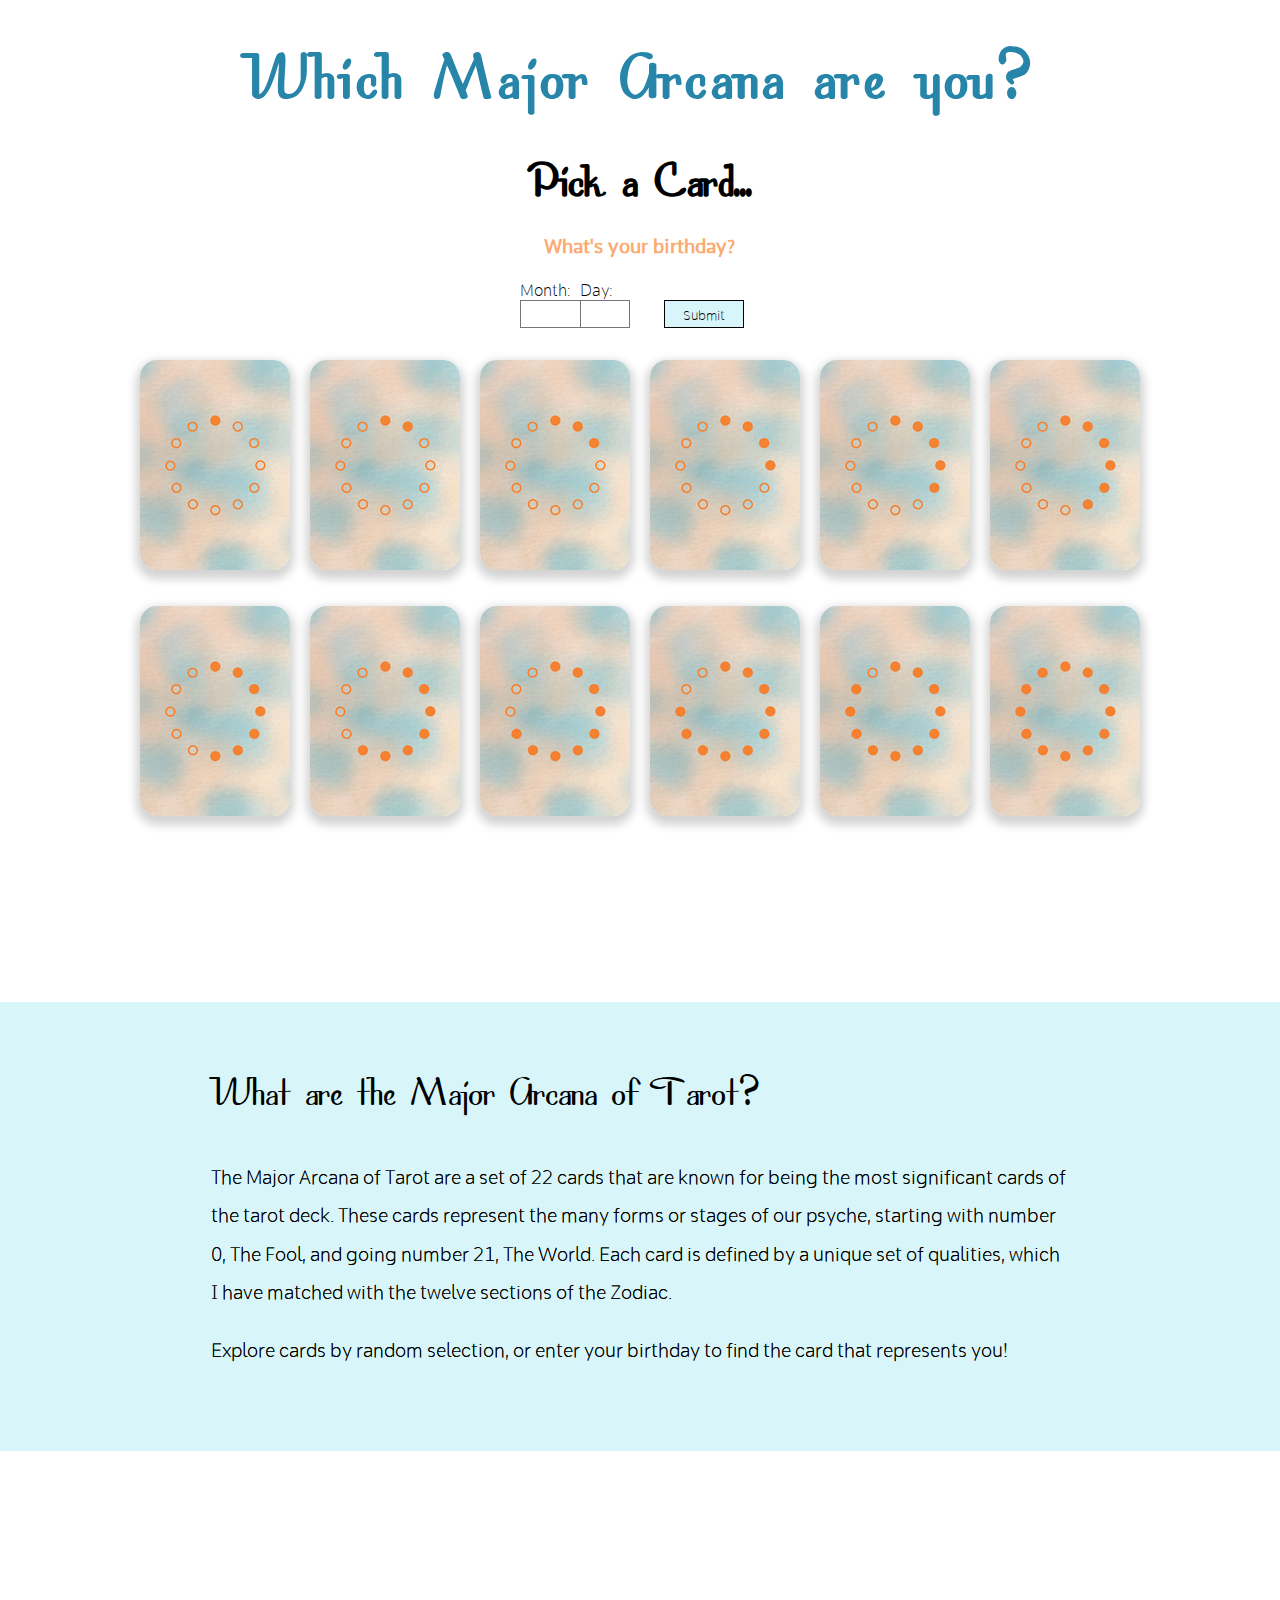
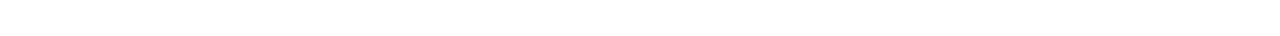
<file: code/index.html>
<!DOCTYPE html>
<html lang="en">

<link href="stylesheet.css" type="text/css" rel="stylesheet">

<head>
    <meta charset="UTF-8">
    <meta name="viewport" content="width=device-width, initial-scale=1.0">
    <meta http-equiv="X-UA-Compatible" content="ie=edge">
    <title>Document</title>
</head>

<body>

    <div class="home">
        <h1>Which Major Arcana are you?</h1>
        <h2>Pick a Card...</h2>

        <h3>What's your birthday?</h3>
        <form id="form"> 
            <div class="form2">
                <label for="month">Month:</label><br>
                <input type="text" id="month" name="month" class="form">
            </div><div class="form1">
                <label for="day">Day:</label><br>
                <input type="text" id="day" name="day" class="form">
            </div>
            <input type="submit" value="Submit" id="submit"/>
        </form>


<div class="flip-card">
                <div class="flip-card-inner">
                    <div class="flip-card-front">
                        <div class="row1">
                            <input type="image" class="card" alt="card back" id="aries" src="images/card_back_1.png" data-sound="break"/>
                            <input type="image" class="card" alt="card back" id="taurus" src="images/card_back_2.png" data-sound="chug"/>   
                            <input type="image" class="card" alt="card back" id="gemini" src="images/card_back_3.png" data-sound="buwaa"/>
                            <input type="image" class="card" alt="card back" id="cancer" src="images/card_back_4.png" data-sound="swoosh"/>
                            <input type="image" class="card" alt="card back" id="leo" src="images/card_back_5.png" data-sound="keyboard1"/>
                            <input type="image" class="card" alt="card back" id="virgo" src="images/card_back_6.png" data-sound="splash"/>
                        </div>
                        <div class="row2">
                            <input type="image" class="card" alt="card back" id="libra" src="images/card_back_7.png" data-sound="inflate"/>
                            <input type="image" class="card" alt="card back" id="scorpio" src="images/card_back_8.png" data-sound="tictoc"/>
                            <input type="image" class="card" alt="card back" id="sag" src="images/card_back_9.png" data-sound="boing"/>
                            <input type="image" class="card" alt="card back" id="capricorn" src="images/card_back_10.png" data-sound="gong"/>
                            <input type="image" class="card" alt="card back" id="aquarius" src="images/card_back_11.png" data-sound="scales"/>
                            <input type="image" class="card" alt="card back" id="pisces" src="images/card_back_12.png" data-sound="rise"/>
                        </div>
                    </div>
                </div>
            </div>
    </div>

    <div class="scroll">
        <div class="about">
            <header>What are the Major Arcana of Tarot?</header>
            <p>The Major Arcana of Tarot are a set of 22 cards that are known for being the most significant cards of the tarot deck. These cards represent the many forms or stages of our psyche, starting with number 0, The Fool, and going number 21, The World. Each card is defined by a unique set of qualities, which I have matched with the twelve sections of the Zodiac.  </p>
            <p>Explore cards by random selection, or enter your birthday to find the card that represents you!</p>
        </div>
    </div>

   
    <button><div class="pop-up" id="pop-up" hidden>
        <div class="pop-up_box">
                <img src="images/themagician_aries.png" alt="The Magician Card" id="pi">
                <h1 id="ph">The Magician</h1>
                <p id="pp">The Magician card represents a resourceful, self-empowered engergy. Those who embody the Magician card are able to harness that boundless energy and use it to take action and work towards achieving their goals.</p>
                <!--<span class="close">X</span> -->
            </div>
    </div></button>

    <audio id="speakers"></audio>
    <script src="main.js"></script>
</body>
</html>
</file>
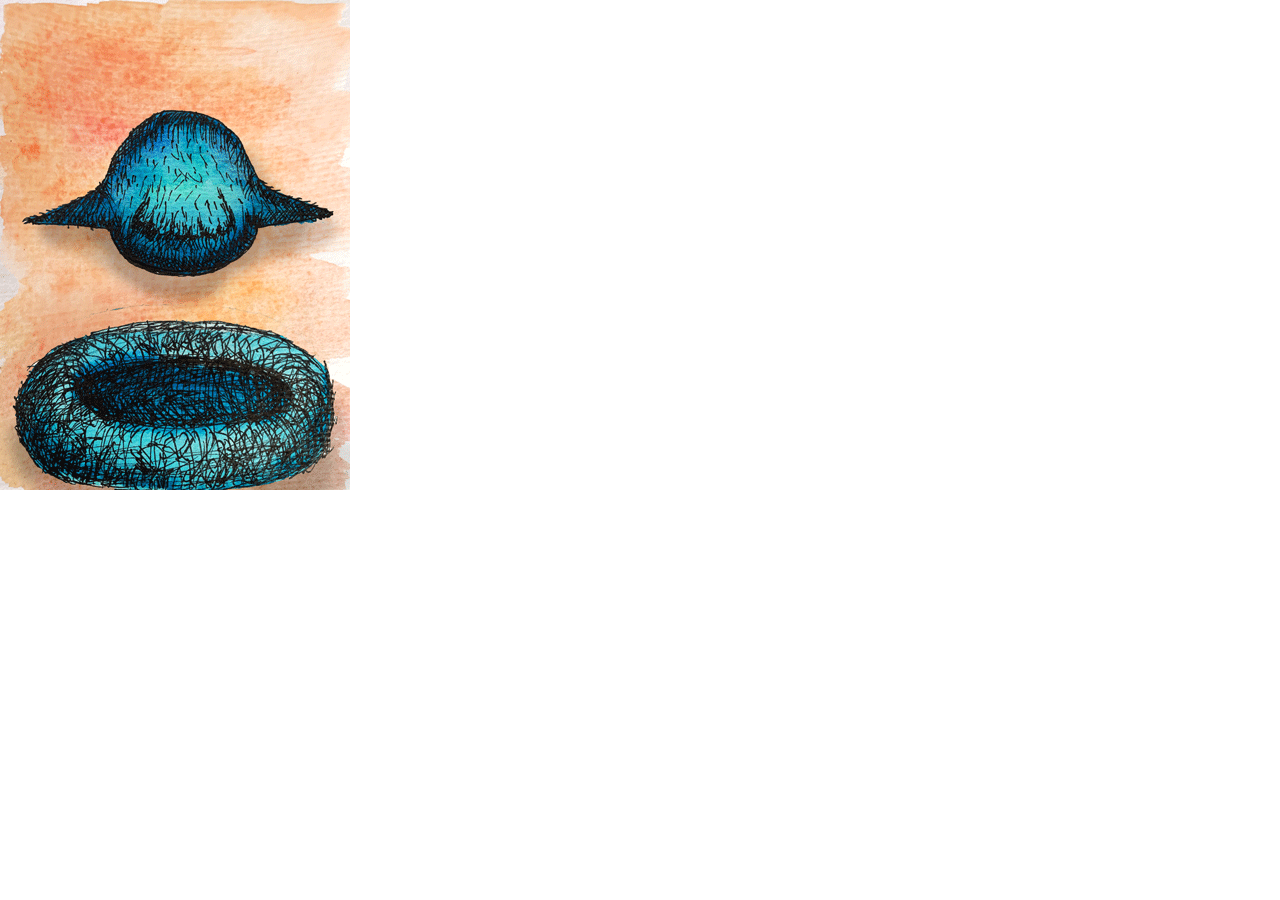
<file: code/fool_test.html>
<!DOCTYPE html>
<html lang="en">

<link href="stylesheet.css" type="text/css" rel="stylesheet">

<head>
    <meta charset="UTF-8">
    <meta name="viewport" content="width=device-width, initial-scale=1.0">
    <meta http-equiv="X-UA-Compatible" content="ie=edge">
    <title>Document</title>
</head>
<body>
    <img src="images/thefool_aquarius.png">
</body>
</html>
</file>
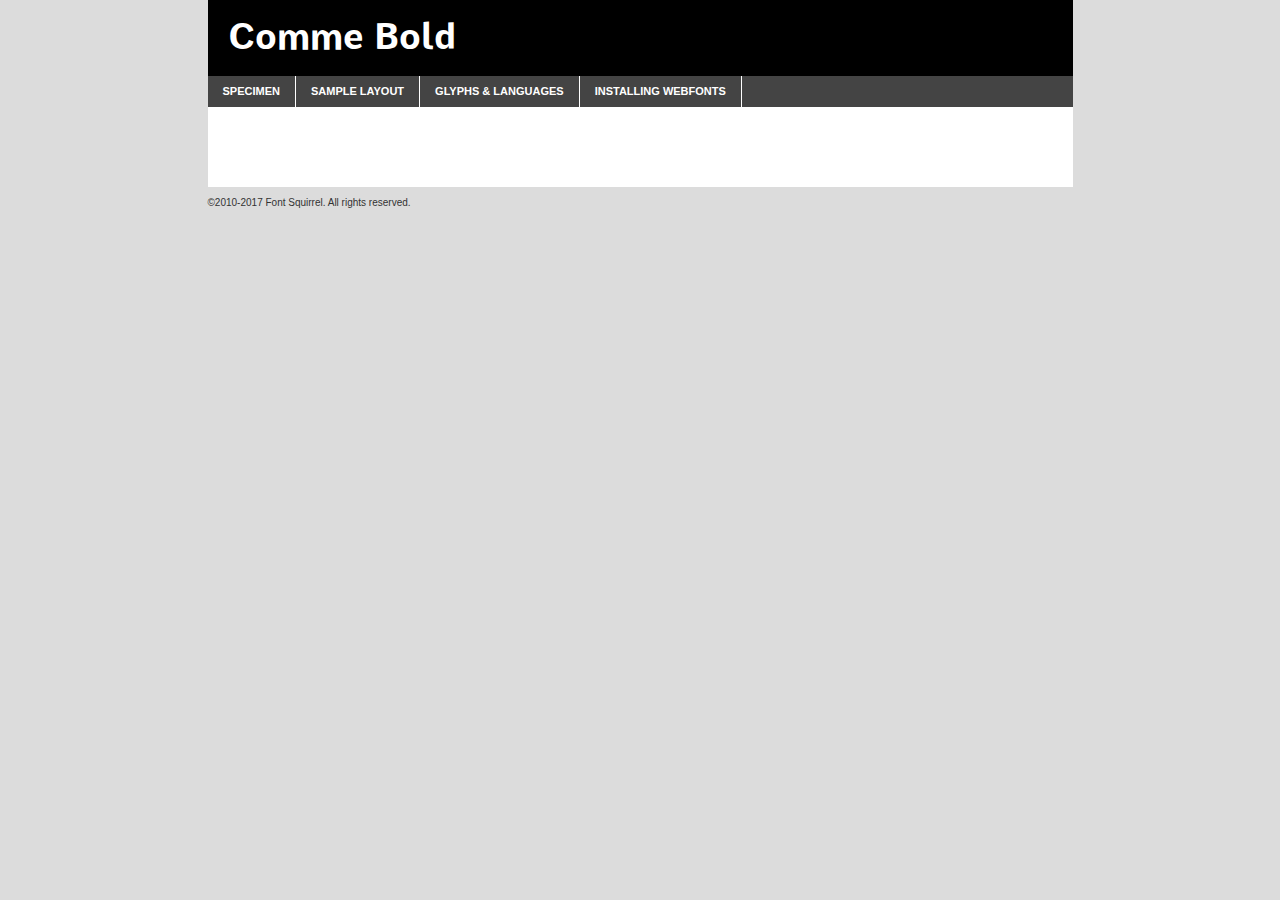
<file: code/fonts/comme/comme-bold-demo.html>
<!DOCTYPE html PUBLIC "-//W3C//DTD XHTML 1.0 Transitional//EN"
	"http://www.w3.org/TR/xhtml1/DTD/xhtml1-transitional.dtd">

<html xmlns="http://www.w3.org/1999/xhtml" xml:lang="en" lang="en">
<head>
	<meta http-equiv="Content-Type" content="text/html; charset=utf-8" />
	<script src="http://ajax.googleapis.com/ajax/libs/jquery/1.7.2/jquery.min.js" type="text/javascript" charset="utf-8"></script>
	<script type="text/javascript">
	(function($){$.fn.easyTabs=function(option){var param=jQuery.extend({fadeSpeed:"fast",defaultContent:1,activeClass:'active'},option);$(this).each(function(){var thisId="#"+this.id;if(param.defaultContent==''){param.defaultContent=1;}
	if(typeof param.defaultContent=="number")
	{var defaultTab=$(thisId+" .tabs li:eq("+(param.defaultContent-1)+") a").attr('href').substr(1);}else{var defaultTab=param.defaultContent;}
	$(thisId+" .tabs li a").each(function(){var tabToHide=$(this).attr('href').substr(1);$("#"+tabToHide).addClass('easytabs-tab-content');});hideAll();changeContent(defaultTab);function hideAll(){$(thisId+" .easytabs-tab-content").hide();}
	function changeContent(tabId){hideAll();$(thisId+" .tabs li").removeClass(param.activeClass);$(thisId+" .tabs li a[href=#"+tabId+"]").closest('li').addClass(param.activeClass);if(param.fadeSpeed!="none")
	{$(thisId+" #"+tabId).fadeIn(param.fadeSpeed);}else{$(thisId+" #"+tabId).show();}}
	$(thisId+" .tabs li").click(function(){var tabId=$(this).find('a').attr('href').substr(1);changeContent(tabId);return false;});});}})(jQuery);
	</script>
	<link rel="stylesheet" href="specimen_files/specimen_stylesheet.css" type="text/css" charset="utf-8" />
	<link rel="stylesheet" href="stylesheet.css" type="text/css" charset="utf-8" />

	<style type="text/css">
					body{
				font-family: 'commebold';
							}
		</style>

	<title>Comme Bold Specimen</title>
	
	
	<script type="text/javascript" charset="utf-8">
		$(document).ready(function() {
			$('#container').easyTabs({defaultContent:1});
		});
	</script>
</head>

<body>
<div id="container">
	<div id="header">
		Comme Bold	</div>
	<ul class="tabs">
		<li><a href="#specimen">Specimen</a></li>
		<li><a href="#layout">Sample Layout</a></li>
				<li><a href="#glyphs">Glyphs &amp; Languages</a></li>
		<li><a href="#installing">Installing Webfonts</a></li>
		
	</ul>
	
	<div id="main_content">

		
			<div id="specimen">
		
				<div class="section">
					<div class="grid12 firstcol">
						<div class="huge">AaBb</div>
					</div>
				</div>
		
				<div class="section">
					<div class="glyph_range">A&#x200B;B&#x200b;C&#x200b;D&#x200b;E&#x200b;F&#x200b;G&#x200b;H&#x200b;I&#x200b;J&#x200b;K&#x200b;L&#x200b;M&#x200b;N&#x200b;O&#x200b;P&#x200b;Q&#x200b;R&#x200b;S&#x200b;T&#x200b;U&#x200b;V&#x200b;W&#x200b;X&#x200b;Y&#x200b;Z&#x200b;a&#x200b;b&#x200b;c&#x200b;d&#x200b;e&#x200b;f&#x200b;g&#x200b;h&#x200b;i&#x200b;j&#x200b;k&#x200b;l&#x200b;m&#x200b;n&#x200b;o&#x200b;p&#x200b;q&#x200b;r&#x200b;s&#x200b;t&#x200b;u&#x200b;v&#x200b;w&#x200b;x&#x200b;y&#x200b;z&#x200b;1&#x200b;2&#x200b;3&#x200b;4&#x200b;5&#x200b;6&#x200b;7&#x200b;8&#x200b;9&#x200b;0&#x200b;&amp;&#x200b;.&#x200b;,&#x200b;?&#x200b;!&#x200b;&#64;&#x200b;(&#x200b;)&#x200b;#&#x200b;$&#x200b;%&#x200b;*&#x200b;+&#x200b;-&#x200b;=&#x200b;:&#x200b;;</div>
				</div>
				<div class="section">
					<div class="grid12 firstcol">
						<table class="sample_table">
							<tr><td>10</td><td class="size10">abcdefghijklmnopqrstuvwxyzABCDEFGHIJKLMNOPQRSTUVWXYZ0123456789abcdefghijklmnopqrstuvwxyzABCDEFGHIJKLMNOPQRSTUVWXYZ0123456789abcdefghijklmnopqrstuvwxyzABCDEFGHIJKLMNOPQRSTUVWXYZ</td></tr>
							<tr><td>11</td><td class="size11">abcdefghijklmnopqrstuvwxyzABCDEFGHIJKLMNOPQRSTUVWXYZ0123456789abcdefghijklmnopqrstuvwxyzABCDEFGHIJKLMNOPQRSTUVWXYZ0123456789abcdefghijklmnopqrstuvwxyzABCDEFGHIJKLMNOPQRSTUVWXYZ</td></tr>
							<tr><td>12</td><td class="size12">abcdefghijklmnopqrstuvwxyzABCDEFGHIJKLMNOPQRSTUVWXYZ0123456789abcdefghijklmnopqrstuvwxyzABCDEFGHIJKLMNOPQRSTUVWXYZ0123456789abcdefghijklmnopqrstuvwxyzABCDEFGHIJKLMNOPQRSTUVWXYZ</td></tr>
							<tr><td>13</td><td class="size13">abcdefghijklmnopqrstuvwxyzABCDEFGHIJKLMNOPQRSTUVWXYZ0123456789abcdefghijklmnopqrstuvwxyzABCDEFGHIJKLMNOPQRSTUVWXYZ0123456789abcdefghijklmnopqrstuvwxyzABCDEFGHIJKLMNOPQRSTUVWXYZ</td></tr>
							<tr><td>14</td><td class="size14">abcdefghijklmnopqrstuvwxyzABCDEFGHIJKLMNOPQRSTUVWXYZ0123456789abcdefghijklmnopqrstuvwxyzABCDEFGHIJKLMNOPQRSTUVWXYZ0123456789abcdefghijklmnopqrstuvwxyzABCDEFGHIJKLMNOPQRSTUVWXYZ</td></tr>
							<tr><td>16</td><td class="size16">abcdefghijklmnopqrstuvwxyzABCDEFGHIJKLMNOPQRSTUVWXYZ0123456789abcdefghijklmnopqrstuvwxyzABCDEFGHIJKLMNOPQRSTUVWXYZ</td></tr>
							<tr><td>18</td><td class="size18">abcdefghijklmnopqrstuvwxyzABCDEFGHIJKLMNOPQRSTUVWXYZ0123456789abcdefghijklmnopqrstuvwxyzABCDEFGHIJKLMNOPQRSTUVWXYZ</td></tr>
							<tr><td>20</td><td class="size20">abcdefghijklmnopqrstuvwxyzABCDEFGHIJKLMNOPQRSTUVWXYZ0123456789abcdefghijklmnopqrstuvwxyzABCDEFGHIJKLMNOPQRSTUVWXYZ</td></tr>
							<tr><td>24</td><td class="size24">abcdefghijklmnopqrstuvwxyzABCDEFGHIJKLMNOPQRSTUVWXYZ0123456789abcdefghijklmnopqrstuvwxyzABCDEFGHIJKLMNOPQRSTUVWXYZ</td></tr>
							<tr><td>30</td><td class="size30">abcdefghijklmnopqrstuvwxyzABCDEFGHIJKLMNOPQRSTUVWXYZ0123456789abcdefghijklmnopqrstuvwxyzABCDEFGHIJKLMNOPQRSTUVWXYZ</td></tr>
							<tr><td>36</td><td class="size36">abcdefghijklmnopqrstuvwxyzABCDEFGHIJKLMNOPQRSTUVWXYZ0123456789abcdefghijklmnopqrstuvwxyzABCDEFGHIJKLMNOPQRSTUVWXYZ</td></tr>
							<tr><td>48</td><td class="size48">abcdefghijklmnopqrstuvwxyzABCDEFGHIJKLMNOPQRSTUVWXYZ0123456789abcdefghijklmnopqrstuvwxyzABCDEFGHIJKLMNOPQRSTUVWXYZ</td></tr>
							<tr><td>60</td><td class="size60">abcdefghijklmnopqrstuvwxyzABCDEFGHIJKLMNOPQRSTUVWXYZ0123456789abcdefghijklmnopqrstuvwxyzABCDEFGHIJKLMNOPQRSTUVWXYZ</td></tr>
							<tr><td>72</td><td class="size72">abcdefghijklmnopqrstuvwxyzABCDEFGHIJKLMNOPQRSTUVWXYZ0123456789abcdefghijklmnopqrstuvwxyzABCDEFGHIJKLMNOPQRSTUVWXYZ</td></tr>
							<tr><td>90</td><td class="size90">abcdefghijklmnopqrstuvwxyzABCDEFGHIJKLMNOPQRSTUVWXYZ0123456789abcdefghijklmnopqrstuvwxyzABCDEFGHIJKLMNOPQRSTUVWXYZ</td></tr>
						</table>
				
					</div>
			
				</div>
		
		
		
								<div class="section" id="bodycomparison">


										<div id="xheight">
				<div class="fontbody">&#x25FC;&#x25FC;&#x25FC;&#x25FC;&#x25FC;&#x25FC;&#x25FC;&#x25FC;&#x25FC;&#x25FC;&#x25FC;&#x25FC;&#x25FC;&#x25FC;&#x25FC;&#x25FC;&#x25FC;&#x25FC;&#x25FC;&#x25FC;&#x25FC;&#x25FC;&#x25FC;&#x25FC;&#x25FC;&#x25FC;&#x25FC;&#x25FC;&#x25FC;&#x25FC;&#x25FC;&#x25FC;&#x25FC;&#x25FC;&#x25FC;&#x25FC;&#x25FC;&#x25FC;&#x25FC;&#x25FC;&#x25FC;&#x25FC;&#x25FC;&#x25FC;&#x25FC;&#x25FC;&#x25FC;&#x25FC;&#x25FC;&#x25FC;&#x25FC;&#x25FC;&#x25FC;&#x25FC;&#x25FC;&#x25FC;&#x25FC;&#x25FC;&#x25FC;&#x25FC;&#x25FC;&#x25FC;&#x25FC;&#x25FC;&#x25FC;&#x25FC;&#x25FC;&#x25FC;&#x25FC;&#x25FC;&#x25FC;&#x25FC;&#x25FC;&#x25FC;&#x25FC;&#x25FC;&#x25FC;&#x25FC;&#x25FC;&#x25FC;&#x25FC;&#x25FC;&#x25FC;&#x25FC;&#x25FC;&#x25FC;&#x25FC;&#x25FC;&#x25FC;&#x25FC;&#x25FC;&#x25FC;&#x25FC;&#x25FC;&#x25FC;&#x25FC;&#x25FC;&#x25FC;&#x25FC;body</div><div class="arialbody">body</div><div class="verdanabody">body</div><div class="georgiabody">body</div></div>
										<div class="fontbody" style="z-index:1">
											body<span>Comme Bold</span>
										</div>
										<div class="arialbody" style="z-index:1">
											body<span>Arial</span>
										</div>
										<div class="verdanabody" style="z-index:1">
											body<span>Verdana</span>
										</div>
										<div class="georgiabody" style="z-index:1">
											body<span>Georgia</span>
										</div>



								</div>
		
		
				<div class="section psample psample_row1" id="">
					
					<div class="grid2 firstcol">
						<p class="size10"><span>10.</span>Aenean lacinia bibendum nulla sed consectetur. Fusce dapibus, tellus ac cursus commodo, tortor mauris condimentum nibh, ut fermentum massa justo sit amet risus. Nullam id dolor id nibh ultricies vehicula ut id elit. Cum sociis natoque penatibus et magnis dis parturient montes, nascetur ridiculus mus. Nulla vitae elit libero, a pharetra augue.</p>
			
					</div>
					<div class="grid3">
						<p class="size11"><span>11.</span>Aenean lacinia bibendum nulla sed consectetur. Fusce dapibus, tellus ac cursus commodo, tortor mauris condimentum nibh, ut fermentum massa justo sit amet risus. Nullam id dolor id nibh ultricies vehicula ut id elit. Cum sociis natoque penatibus et magnis dis parturient montes, nascetur ridiculus mus. Nulla vitae elit libero, a pharetra augue.</p>
			
					</div>
					<div class="grid3">
						<p class="size12"><span>12.</span>Aenean lacinia bibendum nulla sed consectetur. Fusce dapibus, tellus ac cursus commodo, tortor mauris condimentum nibh, ut fermentum massa justo sit amet risus. Nullam id dolor id nibh ultricies vehicula ut id elit. Cum sociis natoque penatibus et magnis dis parturient montes, nascetur ridiculus mus. Nulla vitae elit libero, a pharetra augue.</p>
			
					</div>
					<div class="grid4">
						<p class="size13"><span>13.</span>Aenean lacinia bibendum nulla sed consectetur. Fusce dapibus, tellus ac cursus commodo, tortor mauris condimentum nibh, ut fermentum massa justo sit amet risus. Nullam id dolor id nibh ultricies vehicula ut id elit. Cum sociis natoque penatibus et magnis dis parturient montes, nascetur ridiculus mus. Nulla vitae elit libero, a pharetra augue.</p>
			
					</div>
					<div class="white_blend"></div>
					
				</div>
				<div class="section psample psample_row2" id="">
					<div class="grid3 firstcol">
						<p class="size14"><span>14.</span>Aenean lacinia bibendum nulla sed consectetur. Fusce dapibus, tellus ac cursus commodo, tortor mauris condimentum nibh, ut fermentum massa justo sit amet risus. Nullam id dolor id nibh ultricies vehicula ut id elit. Cum sociis natoque penatibus et magnis dis parturient montes, nascetur ridiculus mus. Nulla vitae elit libero, a pharetra augue.</p>
			
					</div>
					<div class="grid4">
						<p class="size16"><span>16.</span>Aenean lacinia bibendum nulla sed consectetur. Fusce dapibus, tellus ac cursus commodo, tortor mauris condimentum nibh, ut fermentum massa justo sit amet risus. Nullam id dolor id nibh ultricies vehicula ut id elit. Cum sociis natoque penatibus et magnis dis parturient montes, nascetur ridiculus mus. Nulla vitae elit libero, a pharetra augue.</p>
			
					</div>
					<div class="grid5">
						<p class="size18"><span>18.</span>Aenean lacinia bibendum nulla sed consectetur. Fusce dapibus, tellus ac cursus commodo, tortor mauris condimentum nibh, ut fermentum massa justo sit amet risus. Nullam id dolor id nibh ultricies vehicula ut id elit. Cum sociis natoque penatibus et magnis dis parturient montes, nascetur ridiculus mus. Nulla vitae elit libero, a pharetra augue.</p>
			
					</div>

					<div class="white_blend"></div>

				</div>
				
				<div class="section psample psample_row3" id="">
					<div class="grid5 firstcol">
						<p class="size20"><span>20.</span>Aenean lacinia bibendum nulla sed consectetur. Fusce dapibus, tellus ac cursus commodo, tortor mauris condimentum nibh, ut fermentum massa justo sit amet risus. Nullam id dolor id nibh ultricies vehicula ut id elit. Cum sociis natoque penatibus et magnis dis parturient montes, nascetur ridiculus mus. Nulla vitae elit libero, a pharetra augue.</p>
					</div>
					<div class="grid7">
						<p class="size24"><span>24.</span>Aenean lacinia bibendum nulla sed consectetur. Fusce dapibus, tellus ac cursus commodo, tortor mauris condimentum nibh, ut fermentum massa justo sit amet risus. Nullam id dolor id nibh ultricies vehicula ut id elit. Cum sociis natoque penatibus et magnis dis parturient montes, nascetur ridiculus mus. Nulla vitae elit libero, a pharetra augue.</p>
					</div>
					
					<div class="white_blend"></div>
					
				</div>
				
				<div class="section psample psample_row4" id="">
					<div class="grid12 firstcol">
						<p class="size30"><span>30.</span>Aenean lacinia bibendum nulla sed consectetur. Fusce dapibus, tellus ac cursus commodo, tortor mauris condimentum nibh, ut fermentum massa justo sit amet risus. Nullam id dolor id nibh ultricies vehicula ut id elit. Cum sociis natoque penatibus et magnis dis parturient montes, nascetur ridiculus mus. Nulla vitae elit libero, a pharetra augue.</p>
					</div>
					<div class="white_blend"></div>
					
				</div>
				
				
				
				<div class="section psample psample_row1 fullreverse">
					<div class="grid2 firstcol">
						<p class="size10"><span>10.</span>Aenean lacinia bibendum nulla sed consectetur. Fusce dapibus, tellus ac cursus commodo, tortor mauris condimentum nibh, ut fermentum massa justo sit amet risus. Nullam id dolor id nibh ultricies vehicula ut id elit. Cum sociis natoque penatibus et magnis dis parturient montes, nascetur ridiculus mus. Nulla vitae elit libero, a pharetra augue.</p>
			
					</div>
					<div class="grid3">
						<p class="size11"><span>11.</span>Aenean lacinia bibendum nulla sed consectetur. Fusce dapibus, tellus ac cursus commodo, tortor mauris condimentum nibh, ut fermentum massa justo sit amet risus. Nullam id dolor id nibh ultricies vehicula ut id elit. Cum sociis natoque penatibus et magnis dis parturient montes, nascetur ridiculus mus. Nulla vitae elit libero, a pharetra augue.</p>
			
					</div>
					<div class="grid3">
						<p class="size12"><span>12.</span>Aenean lacinia bibendum nulla sed consectetur. Fusce dapibus, tellus ac cursus commodo, tortor mauris condimentum nibh, ut fermentum massa justo sit amet risus. Nullam id dolor id nibh ultricies vehicula ut id elit. Cum sociis natoque penatibus et magnis dis parturient montes, nascetur ridiculus mus. Nulla vitae elit libero, a pharetra augue.</p>
			
					</div>
					<div class="grid4">
						<p class="size13"><span>13.</span>Aenean lacinia bibendum nulla sed consectetur. Fusce dapibus, tellus ac cursus commodo, tortor mauris condimentum nibh, ut fermentum massa justo sit amet risus. Nullam id dolor id nibh ultricies vehicula ut id elit. Cum sociis natoque penatibus et magnis dis parturient montes, nascetur ridiculus mus. Nulla vitae elit libero, a pharetra augue.</p>
			
					</div>
					<div class="black_blend"></div>
					
				</div>
				
				<div class="section psample psample_row2 fullreverse">
					<div class="grid3 firstcol">
						<p class="size14"><span>14.</span>Aenean lacinia bibendum nulla sed consectetur. Fusce dapibus, tellus ac cursus commodo, tortor mauris condimentum nibh, ut fermentum massa justo sit amet risus. Nullam id dolor id nibh ultricies vehicula ut id elit. Cum sociis natoque penatibus et magnis dis parturient montes, nascetur ridiculus mus. Nulla vitae elit libero, a pharetra augue.</p>
			
					</div>
					<div class="grid4">
						<p class="size16"><span>16.</span>Aenean lacinia bibendum nulla sed consectetur. Fusce dapibus, tellus ac cursus commodo, tortor mauris condimentum nibh, ut fermentum massa justo sit amet risus. Nullam id dolor id nibh ultricies vehicula ut id elit. Cum sociis natoque penatibus et magnis dis parturient montes, nascetur ridiculus mus. Nulla vitae elit libero, a pharetra augue.</p>
			
					</div>
					<div class="grid5">
						<p class="size18"><span>18.</span>Aenean lacinia bibendum nulla sed consectetur. Fusce dapibus, tellus ac cursus commodo, tortor mauris condimentum nibh, ut fermentum massa justo sit amet risus. Nullam id dolor id nibh ultricies vehicula ut id elit. Cum sociis natoque penatibus et magnis dis parturient montes, nascetur ridiculus mus. Nulla vitae elit libero, a pharetra augue.</p>
			
					</div>
					<div class="black_blend"></div>

				</div>
				
				<div class="section psample fullreverse psample_row3" id="">
					<div class="grid5 firstcol">
						<p class="size20"><span>20.</span>Aenean lacinia bibendum nulla sed consectetur. Fusce dapibus, tellus ac cursus commodo, tortor mauris condimentum nibh, ut fermentum massa justo sit amet risus. Nullam id dolor id nibh ultricies vehicula ut id elit. Cum sociis natoque penatibus et magnis dis parturient montes, nascetur ridiculus mus. Nulla vitae elit libero, a pharetra augue.</p>
					</div>
					<div class="grid7">
						<p class="size24"><span>24.</span>Aenean lacinia bibendum nulla sed consectetur. Fusce dapibus, tellus ac cursus commodo, tortor mauris condimentum nibh, ut fermentum massa justo sit amet risus. Nullam id dolor id nibh ultricies vehicula ut id elit. Cum sociis natoque penatibus et magnis dis parturient montes, nascetur ridiculus mus. Nulla vitae elit libero, a pharetra augue.</p>
					</div>
					
					<div class="black_blend"></div>
					
				</div>
				
				<div class="section psample fullreverse psample_row4" id="" style="border-bottom: 20px #000 solid;">
					<div class="grid12 firstcol">
						<p class="size30"><span>30.</span>Aenean lacinia bibendum nulla sed consectetur. Fusce dapibus, tellus ac cursus commodo, tortor mauris condimentum nibh, ut fermentum massa justo sit amet risus. Nullam id dolor id nibh ultricies vehicula ut id elit. Cum sociis natoque penatibus et magnis dis parturient montes, nascetur ridiculus mus. Nulla vitae elit libero, a pharetra augue.</p>
					</div>
					<div class="black_blend"></div>
					
				</div>
				
				
				
				
			</div>
			
			<div id="layout">
				
				<div class="section">
					
					<div class="grid12 firstcol">
						<h1>Lorem Ipsum Dolor</h1>
						<h2>Etiam porta sem malesuada magna mollis euismod</h2>
						
						<p class="byline">By <a href="#link">Aenean Lacinia</a></p>
					</div>
				</div>
				<div class="section">
					<div class="grid8 firstcol">
						<p class="large">Donec sed odio dui. Morbi leo risus, porta ac consectetur ac, vestibulum at eros. Fusce dapibus, tellus ac cursus commodo, tortor mauris condimentum nibh, ut fermentum massa justo sit amet risus. </p>

						
						<h3>Pellentesque ornare sem</h3>

						<p>Maecenas sed diam eget risus varius blandit sit amet non magna. Maecenas faucibus mollis interdum. Donec ullamcorper nulla non metus auctor fringilla. Nullam id dolor id nibh ultricies vehicula ut id elit. Nullam id dolor id nibh ultricies vehicula ut id elit. </p>

						<p>Aenean eu leo quam. Pellentesque ornare sem lacinia quam venenatis vestibulum. Lorem ipsum dolor sit amet, consectetur adipiscing elit. Cum sociis natoque penatibus et magnis dis parturient montes, nascetur ridiculus mus. </p>

						<p>Nulla vitae elit libero, a pharetra augue. Praesent commodo cursus magna, vel scelerisque nisl consectetur et. Aenean lacinia bibendum nulla sed consectetur. </p>

						<p>Nullam quis risus eget urna mollis ornare vel eu leo. Nullam quis risus eget urna mollis ornare vel eu leo. Maecenas sed diam eget risus varius blandit sit amet non magna. Donec ullamcorper nulla non metus auctor fringilla. </p>

						<h3>Cras mattis consectetur</h3>

						<p>Aenean eu leo quam. Pellentesque ornare sem lacinia quam venenatis vestibulum. Aenean lacinia bibendum nulla sed consectetur. Integer posuere erat a ante venenatis dapibus posuere velit aliquet. Cras mattis consectetur purus sit amet fermentum. </p>

						<p>Nullam id dolor id nibh ultricies vehicula ut id elit. Nullam quis risus eget urna mollis ornare vel eu leo. Cras mattis consectetur purus sit amet fermentum.</p>
					</div>
					
					<div class="grid4 sidebar">
						
						<div class="box reverse">
							<p class="last">Nullam quis risus eget urna mollis ornare vel eu leo. Donec ullamcorper nulla non metus auctor fringilla. Cras mattis consectetur purus sit amet fermentum. Sed posuere consectetur est at lobortis. Lorem ipsum dolor sit amet, consectetur adipiscing elit. </p>
						</div>
						
						<p class="caption">Maecenas sed diam eget risus varius.</p>

						<p>Vestibulum id ligula porta felis euismod semper. Integer posuere erat a ante venenatis dapibus posuere velit aliquet. Vestibulum id ligula porta felis euismod semper. Sed posuere consectetur est at lobortis. Maecenas sed diam eget risus varius blandit sit amet non magna. Fusce dapibus, tellus ac cursus commodo, tortor mauris condimentum nibh, ut fermentum massa justo sit amet risus. </p>

					

						<p>Duis mollis, est non commodo luctus, nisi erat porttitor ligula, eget lacinia odio sem nec elit. Aenean lacinia bibendum nulla sed consectetur. Vivamus sagittis lacus vel augue laoreet rutrum faucibus dolor auctor. Aenean lacinia bibendum nulla sed consectetur. Nullam quis risus eget urna mollis ornare vel eu leo. </p>

						<p>Praesent commodo cursus magna, vel scelerisque nisl consectetur et. Donec ullamcorper nulla non metus auctor fringilla. Maecenas faucibus mollis interdum. Fusce dapibus, tellus ac cursus commodo, tortor mauris condimentum nibh, ut fermentum massa justo sit amet risus. </p>

					</div>
				</div>
				
			</div>


			



		<div id="glyphs">
			<div class="section">
				<div class="grid12 firstcol">
			
				<h1>Language Support</h1>
				<p>The subset of Comme Bold in this kit supports the following languages:<br />
			
					Albanian, Basque, Breton, Chamorro, Danish, Dutch, English, Faroese, Finnish, French, Frisian, Galician, German, Icelandic, Italian, Malagasy, Norwegian, Portuguese, Spanish, Alsatian, Aragonese, Arapaho, Arrernte, Asturian, Aymara, Bislama, Cebuano, Corsican, Fijian, French_creole, Genoese, Gilbertese, Greenlandic, Haitian_creole, Hiligaynon, Hmong, Hopi, Ibanag, Iloko_ilokano, Indonesian, Interglossa_glosa, Interlingua, Irish_gaelic, Jerriais, Lojban, Lombard, Luxembourgeois, Manx, Mohawk, Norfolk_pitcairnese, Occitan, Oromo, Pangasinan, Papiamento, Piedmontese, Potawatomi, Rhaeto-romance, Romansh, Rotokas, Sami_lule, Samoan, Sardinian, Scots_gaelic, Seychelles_creole, Shona, Sicilian, Somali, Southern_ndebele, Swahili, Swati_swazi, Tagalog_filipino_pilipino, Tetum, Tok_pisin, Uyghur_latinized, Volapuk, Walloon, Warlpiri, Xhosa, Yapese, Zulu, Latinbasic, Ubasic, Demo				</p>
				<h1>Glyph Chart</h1>
				<p>The subset of Comme Bold in this kit includes all the glyphs listed below. Unicode entities are included above each glyph to help you insert individual characters into your layout.</p>
				<div id="glyph_chart">
			
																				 <div><p>&amp;#13;</p>&#13;</div>
																				 <div><p>&amp;#32;</p>&#32;</div>
																				 <div><p>&amp;#33;</p>&#33;</div>
																				 <div><p>&amp;#34;</p>&#34;</div>
																				 <div><p>&amp;#35;</p>&#35;</div>
																				 <div><p>&amp;#36;</p>&#36;</div>
																				 <div><p>&amp;#37;</p>&#37;</div>
																				 <div><p>&amp;#38;</p>&#38;</div>
																				 <div><p>&amp;#39;</p>&#39;</div>
																				 <div><p>&amp;#40;</p>&#40;</div>
																				 <div><p>&amp;#41;</p>&#41;</div>
																				 <div><p>&amp;#42;</p>&#42;</div>
																				 <div><p>&amp;#43;</p>&#43;</div>
																				 <div><p>&amp;#44;</p>&#44;</div>
																				 <div><p>&amp;#45;</p>&#45;</div>
																				 <div><p>&amp;#46;</p>&#46;</div>
																				 <div><p>&amp;#47;</p>&#47;</div>
																				 <div><p>&amp;#48;</p>&#48;</div>
																				 <div><p>&amp;#49;</p>&#49;</div>
																				 <div><p>&amp;#50;</p>&#50;</div>
																				 <div><p>&amp;#51;</p>&#51;</div>
																				 <div><p>&amp;#52;</p>&#52;</div>
																				 <div><p>&amp;#53;</p>&#53;</div>
																				 <div><p>&amp;#54;</p>&#54;</div>
																				 <div><p>&amp;#55;</p>&#55;</div>
																				 <div><p>&amp;#56;</p>&#56;</div>
																				 <div><p>&amp;#57;</p>&#57;</div>
																				 <div><p>&amp;#58;</p>&#58;</div>
																				 <div><p>&amp;#59;</p>&#59;</div>
																				 <div><p>&amp;#60;</p>&#60;</div>
																				 <div><p>&amp;#61;</p>&#61;</div>
																				 <div><p>&amp;#62;</p>&#62;</div>
																				 <div><p>&amp;#63;</p>&#63;</div>
																				 <div><p>&amp;#64;</p>&#64;</div>
																				 <div><p>&amp;#65;</p>&#65;</div>
																				 <div><p>&amp;#66;</p>&#66;</div>
																				 <div><p>&amp;#67;</p>&#67;</div>
																				 <div><p>&amp;#68;</p>&#68;</div>
																				 <div><p>&amp;#69;</p>&#69;</div>
																				 <div><p>&amp;#70;</p>&#70;</div>
																				 <div><p>&amp;#71;</p>&#71;</div>
																				 <div><p>&amp;#72;</p>&#72;</div>
																				 <div><p>&amp;#73;</p>&#73;</div>
																				 <div><p>&amp;#74;</p>&#74;</div>
																				 <div><p>&amp;#75;</p>&#75;</div>
																				 <div><p>&amp;#76;</p>&#76;</div>
																				 <div><p>&amp;#77;</p>&#77;</div>
																				 <div><p>&amp;#78;</p>&#78;</div>
																				 <div><p>&amp;#79;</p>&#79;</div>
																				 <div><p>&amp;#80;</p>&#80;</div>
																				 <div><p>&amp;#81;</p>&#81;</div>
																				 <div><p>&amp;#82;</p>&#82;</div>
																				 <div><p>&amp;#83;</p>&#83;</div>
																				 <div><p>&amp;#84;</p>&#84;</div>
																				 <div><p>&amp;#85;</p>&#85;</div>
																				 <div><p>&amp;#86;</p>&#86;</div>
																				 <div><p>&amp;#87;</p>&#87;</div>
																				 <div><p>&amp;#88;</p>&#88;</div>
																				 <div><p>&amp;#89;</p>&#89;</div>
																				 <div><p>&amp;#90;</p>&#90;</div>
																				 <div><p>&amp;#91;</p>&#91;</div>
																				 <div><p>&amp;#92;</p>&#92;</div>
																				 <div><p>&amp;#93;</p>&#93;</div>
																				 <div><p>&amp;#94;</p>&#94;</div>
																				 <div><p>&amp;#95;</p>&#95;</div>
																				 <div><p>&amp;#96;</p>&#96;</div>
																				 <div><p>&amp;#97;</p>&#97;</div>
																				 <div><p>&amp;#98;</p>&#98;</div>
																				 <div><p>&amp;#99;</p>&#99;</div>
																				 <div><p>&amp;#100;</p>&#100;</div>
																				 <div><p>&amp;#101;</p>&#101;</div>
																				 <div><p>&amp;#102;</p>&#102;</div>
																				 <div><p>&amp;#103;</p>&#103;</div>
																				 <div><p>&amp;#104;</p>&#104;</div>
																				 <div><p>&amp;#105;</p>&#105;</div>
																				 <div><p>&amp;#106;</p>&#106;</div>
																				 <div><p>&amp;#107;</p>&#107;</div>
																				 <div><p>&amp;#108;</p>&#108;</div>
																				 <div><p>&amp;#109;</p>&#109;</div>
																				 <div><p>&amp;#110;</p>&#110;</div>
																				 <div><p>&amp;#111;</p>&#111;</div>
																				 <div><p>&amp;#112;</p>&#112;</div>
																				 <div><p>&amp;#113;</p>&#113;</div>
																				 <div><p>&amp;#114;</p>&#114;</div>
																				 <div><p>&amp;#115;</p>&#115;</div>
																				 <div><p>&amp;#116;</p>&#116;</div>
																				 <div><p>&amp;#117;</p>&#117;</div>
																				 <div><p>&amp;#118;</p>&#118;</div>
																				 <div><p>&amp;#119;</p>&#119;</div>
																				 <div><p>&amp;#120;</p>&#120;</div>
																				 <div><p>&amp;#121;</p>&#121;</div>
																				 <div><p>&amp;#122;</p>&#122;</div>
																				 <div><p>&amp;#123;</p>&#123;</div>
																				 <div><p>&amp;#124;</p>&#124;</div>
																				 <div><p>&amp;#125;</p>&#125;</div>
																				 <div><p>&amp;#126;</p>&#126;</div>
																				 <div><p>&amp;#160;</p>&#160;</div>
																				 <div><p>&amp;#161;</p>&#161;</div>
																				 <div><p>&amp;#162;</p>&#162;</div>
																				 <div><p>&amp;#163;</p>&#163;</div>
																				 <div><p>&amp;#164;</p>&#164;</div>
																				 <div><p>&amp;#165;</p>&#165;</div>
																				 <div><p>&amp;#166;</p>&#166;</div>
																				 <div><p>&amp;#167;</p>&#167;</div>
																				 <div><p>&amp;#168;</p>&#168;</div>
																				 <div><p>&amp;#169;</p>&#169;</div>
																				 <div><p>&amp;#170;</p>&#170;</div>
																				 <div><p>&amp;#171;</p>&#171;</div>
																				 <div><p>&amp;#172;</p>&#172;</div>
																				 <div><p>&amp;#173;</p>&#173;</div>
																				 <div><p>&amp;#174;</p>&#174;</div>
																				 <div><p>&amp;#175;</p>&#175;</div>
																				 <div><p>&amp;#176;</p>&#176;</div>
																				 <div><p>&amp;#177;</p>&#177;</div>
																				 <div><p>&amp;#178;</p>&#178;</div>
																				 <div><p>&amp;#179;</p>&#179;</div>
																				 <div><p>&amp;#180;</p>&#180;</div>
																				 <div><p>&amp;#181;</p>&#181;</div>
																				 <div><p>&amp;#182;</p>&#182;</div>
																				 <div><p>&amp;#183;</p>&#183;</div>
																				 <div><p>&amp;#184;</p>&#184;</div>
																				 <div><p>&amp;#185;</p>&#185;</div>
																				 <div><p>&amp;#186;</p>&#186;</div>
																				 <div><p>&amp;#187;</p>&#187;</div>
																				 <div><p>&amp;#188;</p>&#188;</div>
																				 <div><p>&amp;#189;</p>&#189;</div>
																				 <div><p>&amp;#190;</p>&#190;</div>
																				 <div><p>&amp;#191;</p>&#191;</div>
																				 <div><p>&amp;#192;</p>&#192;</div>
																				 <div><p>&amp;#193;</p>&#193;</div>
																				 <div><p>&amp;#194;</p>&#194;</div>
																				 <div><p>&amp;#195;</p>&#195;</div>
																				 <div><p>&amp;#196;</p>&#196;</div>
																				 <div><p>&amp;#197;</p>&#197;</div>
																				 <div><p>&amp;#198;</p>&#198;</div>
																				 <div><p>&amp;#199;</p>&#199;</div>
																				 <div><p>&amp;#200;</p>&#200;</div>
																				 <div><p>&amp;#201;</p>&#201;</div>
																				 <div><p>&amp;#202;</p>&#202;</div>
																				 <div><p>&amp;#203;</p>&#203;</div>
																				 <div><p>&amp;#204;</p>&#204;</div>
																				 <div><p>&amp;#205;</p>&#205;</div>
																				 <div><p>&amp;#206;</p>&#206;</div>
																				 <div><p>&amp;#207;</p>&#207;</div>
																				 <div><p>&amp;#208;</p>&#208;</div>
																				 <div><p>&amp;#209;</p>&#209;</div>
																				 <div><p>&amp;#210;</p>&#210;</div>
																				 <div><p>&amp;#211;</p>&#211;</div>
																				 <div><p>&amp;#212;</p>&#212;</div>
																				 <div><p>&amp;#213;</p>&#213;</div>
																				 <div><p>&amp;#214;</p>&#214;</div>
																				 <div><p>&amp;#215;</p>&#215;</div>
																				 <div><p>&amp;#216;</p>&#216;</div>
																				 <div><p>&amp;#217;</p>&#217;</div>
																				 <div><p>&amp;#218;</p>&#218;</div>
																				 <div><p>&amp;#219;</p>&#219;</div>
																				 <div><p>&amp;#220;</p>&#220;</div>
																				 <div><p>&amp;#221;</p>&#221;</div>
																				 <div><p>&amp;#222;</p>&#222;</div>
																				 <div><p>&amp;#223;</p>&#223;</div>
																				 <div><p>&amp;#224;</p>&#224;</div>
																				 <div><p>&amp;#225;</p>&#225;</div>
																				 <div><p>&amp;#226;</p>&#226;</div>
																				 <div><p>&amp;#227;</p>&#227;</div>
																				 <div><p>&amp;#228;</p>&#228;</div>
																				 <div><p>&amp;#229;</p>&#229;</div>
																				 <div><p>&amp;#230;</p>&#230;</div>
																				 <div><p>&amp;#231;</p>&#231;</div>
																				 <div><p>&amp;#232;</p>&#232;</div>
																				 <div><p>&amp;#233;</p>&#233;</div>
																				 <div><p>&amp;#234;</p>&#234;</div>
																				 <div><p>&amp;#235;</p>&#235;</div>
																				 <div><p>&amp;#236;</p>&#236;</div>
																				 <div><p>&amp;#237;</p>&#237;</div>
																				 <div><p>&amp;#238;</p>&#238;</div>
																				 <div><p>&amp;#239;</p>&#239;</div>
																				 <div><p>&amp;#240;</p>&#240;</div>
																				 <div><p>&amp;#241;</p>&#241;</div>
																				 <div><p>&amp;#242;</p>&#242;</div>
																				 <div><p>&amp;#243;</p>&#243;</div>
																				 <div><p>&amp;#244;</p>&#244;</div>
																				 <div><p>&amp;#245;</p>&#245;</div>
																				 <div><p>&amp;#246;</p>&#246;</div>
																				 <div><p>&amp;#247;</p>&#247;</div>
																				 <div><p>&amp;#248;</p>&#248;</div>
																				 <div><p>&amp;#249;</p>&#249;</div>
																				 <div><p>&amp;#250;</p>&#250;</div>
																				 <div><p>&amp;#251;</p>&#251;</div>
																				 <div><p>&amp;#252;</p>&#252;</div>
																				 <div><p>&amp;#253;</p>&#253;</div>
																				 <div><p>&amp;#254;</p>&#254;</div>
																				 <div><p>&amp;#255;</p>&#255;</div>
																				 <div><p>&amp;#338;</p>&#338;</div>
																				 <div><p>&amp;#339;</p>&#339;</div>
																				 <div><p>&amp;#376;</p>&#376;</div>
																				 <div><p>&amp;#710;</p>&#710;</div>
																				 <div><p>&amp;#732;</p>&#732;</div>
																				 <div><p>&amp;#8192;</p>&#8192;</div>
																				 <div><p>&amp;#8193;</p>&#8193;</div>
																				 <div><p>&amp;#8194;</p>&#8194;</div>
																				 <div><p>&amp;#8195;</p>&#8195;</div>
																				 <div><p>&amp;#8196;</p>&#8196;</div>
																				 <div><p>&amp;#8197;</p>&#8197;</div>
																				 <div><p>&amp;#8198;</p>&#8198;</div>
																				 <div><p>&amp;#8199;</p>&#8199;</div>
																				 <div><p>&amp;#8200;</p>&#8200;</div>
																				 <div><p>&amp;#8201;</p>&#8201;</div>
																				 <div><p>&amp;#8202;</p>&#8202;</div>
																				 <div><p>&amp;#8208;</p>&#8208;</div>
																				 <div><p>&amp;#8209;</p>&#8209;</div>
																				 <div><p>&amp;#8210;</p>&#8210;</div>
																				 <div><p>&amp;#8211;</p>&#8211;</div>
																				 <div><p>&amp;#8212;</p>&#8212;</div>
																				 <div><p>&amp;#8216;</p>&#8216;</div>
																				 <div><p>&amp;#8217;</p>&#8217;</div>
																				 <div><p>&amp;#8218;</p>&#8218;</div>
																				 <div><p>&amp;#8220;</p>&#8220;</div>
																				 <div><p>&amp;#8221;</p>&#8221;</div>
																				 <div><p>&amp;#8222;</p>&#8222;</div>
																				 <div><p>&amp;#8226;</p>&#8226;</div>
																				 <div><p>&amp;#8230;</p>&#8230;</div>
																				 <div><p>&amp;#8239;</p>&#8239;</div>
																				 <div><p>&amp;#8249;</p>&#8249;</div>
																				 <div><p>&amp;#8250;</p>&#8250;</div>
																				 <div><p>&amp;#8287;</p>&#8287;</div>
																				 <div><p>&amp;#8364;</p>&#8364;</div>
																				 <div><p>&amp;#8482;</p>&#8482;</div>
																				 <div><p>&amp;#9724;</p>&#9724;</div>
																				 <div><p>&amp;#64257;</p>&#64257;</div>
																				 <div><p>&amp;#64258;</p>&#64258;</div>
																				 <div><p>&amp;#64259;</p>&#64259;</div>
																				 <div><p>&amp;#64260;</p>&#64260;</div>
																																						</div>	
				</div>
		
		
			</div>
		</div>
		
		
		<div id="specs">
			
		</div>
	
		<div id="installing">
			<div class="section">
				<div class="grid7 firstcol">
					<h1>Installing Webfonts</h1>
					
					<p>Webfonts are supported by all major browser platforms but not all in the same way. There are currently four different font formats that must be included in order to target all browsers. This includes TTF, WOFF, EOT and SVG.</p>
					
					<h2>1. Upload your webfonts</h2>
					<p>You must upload your webfont kit to your website. They should be in or near the same directory as your CSS files.</p>
					
					<h2>2. Include the webfont stylesheet</h2>
					<p>A special CSS @font-face declaration helps the various browsers select the appropriate font it needs without causing you a bunch of headaches. Learn more about this syntax by reading the <a href="https://www.fontspring.com/blog/further-hardening-of-the-bulletproof-syntax">Fontspring blog post</a> about it. The code for it is as follows:</p>


<code>
@font-face{ 
	font-family: 'MyWebFont';
	src: url('WebFont.eot');
	src: url('WebFont.eot?#iefix') format('embedded-opentype'),
	     url('WebFont.woff') format('woff'),
	     url('WebFont.ttf') format('truetype'),
	     url('WebFont.svg#webfont') format('svg');
}
</code>

	<p>We've already gone ahead and generated the code for you. All you have to do is link to the stylesheet in your HTML, like this:</p>
	<code>&lt;link rel=&quot;stylesheet&quot; href=&quot;stylesheet.css&quot; type=&quot;text/css&quot; charset=&quot;utf-8&quot; /&gt;</code>

					<h2>3. Modify your own stylesheet</h2>
					<p>To take advantage of your new fonts, you must tell your stylesheet to use them. Look at the original @font-face declaration above and find the property called "font-family." The name linked there will be what you use to reference the font. Prepend that webfont name to the font stack in the "font-family" property, inside the selector you want to change. For example:</p>
<code>p { font-family: 'WebFont', Arial, sans-serif; }</code>

<h2>4. Test</h2>
<p>Getting webfonts to work cross-browser <em>can</em> be tricky. Use the information in the sidebar to help you if you find that fonts aren't loading in a particular browser.</p>
				</div>
				
				<div class="grid5 sidebar">
					<div class="box">
						<h2>Troubleshooting<br />Font-Face Problems</h2>
						<p>Having trouble getting your webfonts to load in your new website? Here are some tips to sort out what might be the problem.</p>

						<h3>Fonts not showing in any browser</h3>

						<p>This sounds like you need to work on the plumbing. You either did not upload the fonts to the correct directory, or you did not link the fonts properly in the CSS. If you've confirmed that all this is correct and you still have a problem, take a look at your .htaccess file and see if requests are getting intercepted.</p>

						<h3>Fonts not loading in iPhone or iPad</h3>

						<p>The most common problem here is that you are serving the fonts from an IIS server. IIS refuses to serve files that have unknown MIME types. If that is the case, you must set the MIME type for SVG to "image/svg+xml" in the server settings. Follow these instructions from Microsoft if you need help.</p>

						<h3>Fonts not loading in Firefox</h3>

						<p>The primary reason for this failure? You are still using a version Firefox older than 3.5. So upgrade already! If that isn't it, then you are very likely serving fonts from a different domain. Firefox requires that all font assets be served from the same domain. Lastly it is possible that you need to add WOFF to your list of MIME types (if you are serving via IIS.)</p>

						<h3>Fonts not loading in IE</h3>

						<p>Are you looking at Internet Explorer on an actual Windows machine or are you cheating by using a service like Adobe BrowserLab? Many of these screenshot services do not render @font-face for IE. Best to test it on a real machine.</p>

						<h3>Fonts not loading in IE9</h3>

						<p>IE9, like Firefox, requires that fonts be served from the same domain as the website. Make sure that is the case.</p>
					</div>
				</div>
			</div>
			
		</div>
	
	</div>
	<div id="footer">
		<p>&copy;2010-2017 Font Squirrel. All rights reserved.</p>
	</div>
</div>
</body>
</html>
</file>
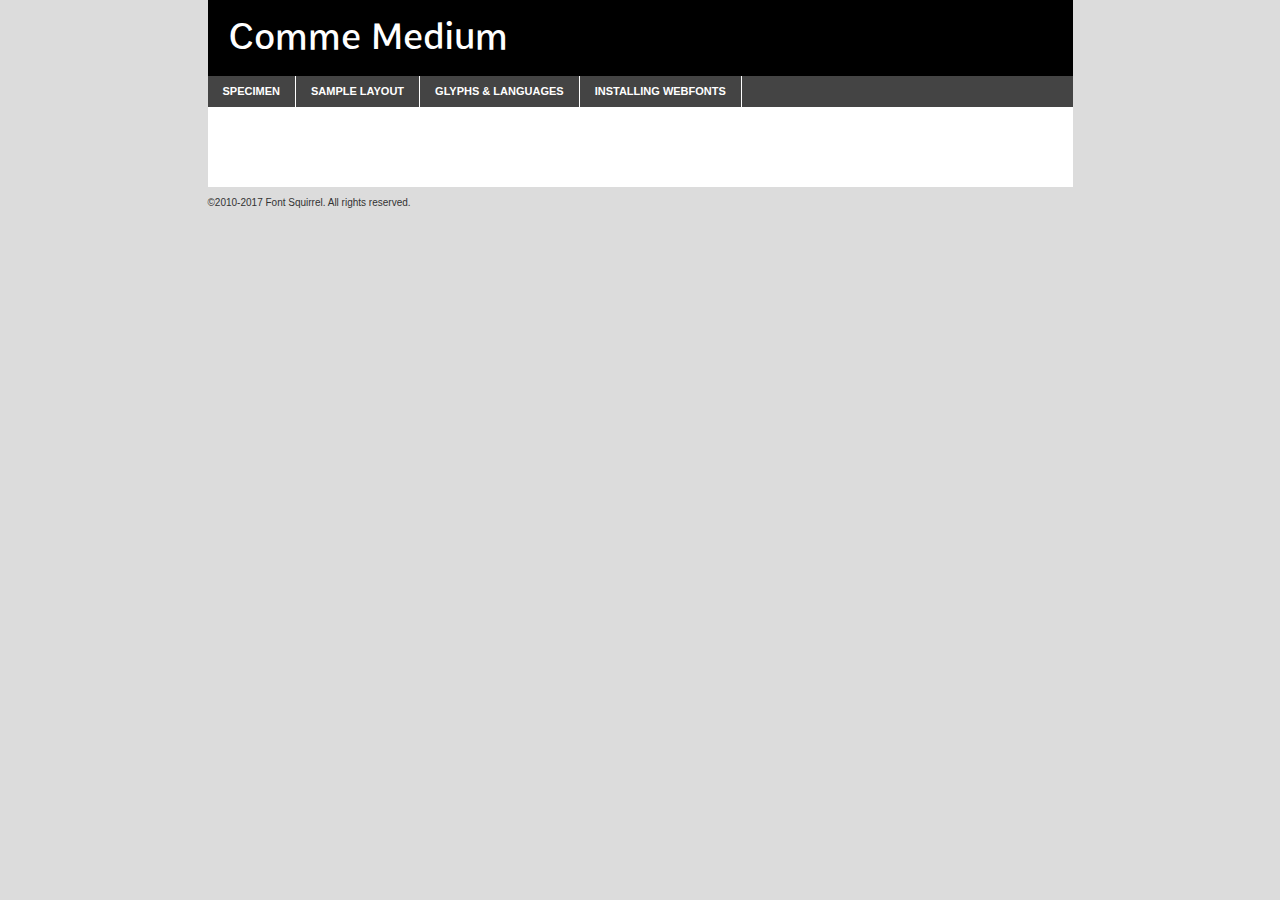
<file: code/fonts/comme/comme-medium-demo.html>
<!DOCTYPE html PUBLIC "-//W3C//DTD XHTML 1.0 Transitional//EN"
	"http://www.w3.org/TR/xhtml1/DTD/xhtml1-transitional.dtd">

<html xmlns="http://www.w3.org/1999/xhtml" xml:lang="en" lang="en">
<head>
	<meta http-equiv="Content-Type" content="text/html; charset=utf-8" />
	<script src="http://ajax.googleapis.com/ajax/libs/jquery/1.7.2/jquery.min.js" type="text/javascript" charset="utf-8"></script>
	<script type="text/javascript">
	(function($){$.fn.easyTabs=function(option){var param=jQuery.extend({fadeSpeed:"fast",defaultContent:1,activeClass:'active'},option);$(this).each(function(){var thisId="#"+this.id;if(param.defaultContent==''){param.defaultContent=1;}
	if(typeof param.defaultContent=="number")
	{var defaultTab=$(thisId+" .tabs li:eq("+(param.defaultContent-1)+") a").attr('href').substr(1);}else{var defaultTab=param.defaultContent;}
	$(thisId+" .tabs li a").each(function(){var tabToHide=$(this).attr('href').substr(1);$("#"+tabToHide).addClass('easytabs-tab-content');});hideAll();changeContent(defaultTab);function hideAll(){$(thisId+" .easytabs-tab-content").hide();}
	function changeContent(tabId){hideAll();$(thisId+" .tabs li").removeClass(param.activeClass);$(thisId+" .tabs li a[href=#"+tabId+"]").closest('li').addClass(param.activeClass);if(param.fadeSpeed!="none")
	{$(thisId+" #"+tabId).fadeIn(param.fadeSpeed);}else{$(thisId+" #"+tabId).show();}}
	$(thisId+" .tabs li").click(function(){var tabId=$(this).find('a').attr('href').substr(1);changeContent(tabId);return false;});});}})(jQuery);
	</script>
	<link rel="stylesheet" href="specimen_files/specimen_stylesheet.css" type="text/css" charset="utf-8" />
	<link rel="stylesheet" href="stylesheet.css" type="text/css" charset="utf-8" />

	<style type="text/css">
					body{
				font-family: 'commemedium';
							}
		</style>

	<title>Comme Medium Specimen</title>
	
	
	<script type="text/javascript" charset="utf-8">
		$(document).ready(function() {
			$('#container').easyTabs({defaultContent:1});
		});
	</script>
</head>

<body>
<div id="container">
	<div id="header">
		Comme Medium	</div>
	<ul class="tabs">
		<li><a href="#specimen">Specimen</a></li>
		<li><a href="#layout">Sample Layout</a></li>
				<li><a href="#glyphs">Glyphs &amp; Languages</a></li>
		<li><a href="#installing">Installing Webfonts</a></li>
		
	</ul>
	
	<div id="main_content">

		
			<div id="specimen">
		
				<div class="section">
					<div class="grid12 firstcol">
						<div class="huge">AaBb</div>
					</div>
				</div>
		
				<div class="section">
					<div class="glyph_range">A&#x200B;B&#x200b;C&#x200b;D&#x200b;E&#x200b;F&#x200b;G&#x200b;H&#x200b;I&#x200b;J&#x200b;K&#x200b;L&#x200b;M&#x200b;N&#x200b;O&#x200b;P&#x200b;Q&#x200b;R&#x200b;S&#x200b;T&#x200b;U&#x200b;V&#x200b;W&#x200b;X&#x200b;Y&#x200b;Z&#x200b;a&#x200b;b&#x200b;c&#x200b;d&#x200b;e&#x200b;f&#x200b;g&#x200b;h&#x200b;i&#x200b;j&#x200b;k&#x200b;l&#x200b;m&#x200b;n&#x200b;o&#x200b;p&#x200b;q&#x200b;r&#x200b;s&#x200b;t&#x200b;u&#x200b;v&#x200b;w&#x200b;x&#x200b;y&#x200b;z&#x200b;1&#x200b;2&#x200b;3&#x200b;4&#x200b;5&#x200b;6&#x200b;7&#x200b;8&#x200b;9&#x200b;0&#x200b;&amp;&#x200b;.&#x200b;,&#x200b;?&#x200b;!&#x200b;&#64;&#x200b;(&#x200b;)&#x200b;#&#x200b;$&#x200b;%&#x200b;*&#x200b;+&#x200b;-&#x200b;=&#x200b;:&#x200b;;</div>
				</div>
				<div class="section">
					<div class="grid12 firstcol">
						<table class="sample_table">
							<tr><td>10</td><td class="size10">abcdefghijklmnopqrstuvwxyzABCDEFGHIJKLMNOPQRSTUVWXYZ0123456789abcdefghijklmnopqrstuvwxyzABCDEFGHIJKLMNOPQRSTUVWXYZ0123456789abcdefghijklmnopqrstuvwxyzABCDEFGHIJKLMNOPQRSTUVWXYZ</td></tr>
							<tr><td>11</td><td class="size11">abcdefghijklmnopqrstuvwxyzABCDEFGHIJKLMNOPQRSTUVWXYZ0123456789abcdefghijklmnopqrstuvwxyzABCDEFGHIJKLMNOPQRSTUVWXYZ0123456789abcdefghijklmnopqrstuvwxyzABCDEFGHIJKLMNOPQRSTUVWXYZ</td></tr>
							<tr><td>12</td><td class="size12">abcdefghijklmnopqrstuvwxyzABCDEFGHIJKLMNOPQRSTUVWXYZ0123456789abcdefghijklmnopqrstuvwxyzABCDEFGHIJKLMNOPQRSTUVWXYZ0123456789abcdefghijklmnopqrstuvwxyzABCDEFGHIJKLMNOPQRSTUVWXYZ</td></tr>
							<tr><td>13</td><td class="size13">abcdefghijklmnopqrstuvwxyzABCDEFGHIJKLMNOPQRSTUVWXYZ0123456789abcdefghijklmnopqrstuvwxyzABCDEFGHIJKLMNOPQRSTUVWXYZ0123456789abcdefghijklmnopqrstuvwxyzABCDEFGHIJKLMNOPQRSTUVWXYZ</td></tr>
							<tr><td>14</td><td class="size14">abcdefghijklmnopqrstuvwxyzABCDEFGHIJKLMNOPQRSTUVWXYZ0123456789abcdefghijklmnopqrstuvwxyzABCDEFGHIJKLMNOPQRSTUVWXYZ0123456789abcdefghijklmnopqrstuvwxyzABCDEFGHIJKLMNOPQRSTUVWXYZ</td></tr>
							<tr><td>16</td><td class="size16">abcdefghijklmnopqrstuvwxyzABCDEFGHIJKLMNOPQRSTUVWXYZ0123456789abcdefghijklmnopqrstuvwxyzABCDEFGHIJKLMNOPQRSTUVWXYZ</td></tr>
							<tr><td>18</td><td class="size18">abcdefghijklmnopqrstuvwxyzABCDEFGHIJKLMNOPQRSTUVWXYZ0123456789abcdefghijklmnopqrstuvwxyzABCDEFGHIJKLMNOPQRSTUVWXYZ</td></tr>
							<tr><td>20</td><td class="size20">abcdefghijklmnopqrstuvwxyzABCDEFGHIJKLMNOPQRSTUVWXYZ0123456789abcdefghijklmnopqrstuvwxyzABCDEFGHIJKLMNOPQRSTUVWXYZ</td></tr>
							<tr><td>24</td><td class="size24">abcdefghijklmnopqrstuvwxyzABCDEFGHIJKLMNOPQRSTUVWXYZ0123456789abcdefghijklmnopqrstuvwxyzABCDEFGHIJKLMNOPQRSTUVWXYZ</td></tr>
							<tr><td>30</td><td class="size30">abcdefghijklmnopqrstuvwxyzABCDEFGHIJKLMNOPQRSTUVWXYZ0123456789abcdefghijklmnopqrstuvwxyzABCDEFGHIJKLMNOPQRSTUVWXYZ</td></tr>
							<tr><td>36</td><td class="size36">abcdefghijklmnopqrstuvwxyzABCDEFGHIJKLMNOPQRSTUVWXYZ0123456789abcdefghijklmnopqrstuvwxyzABCDEFGHIJKLMNOPQRSTUVWXYZ</td></tr>
							<tr><td>48</td><td class="size48">abcdefghijklmnopqrstuvwxyzABCDEFGHIJKLMNOPQRSTUVWXYZ0123456789abcdefghijklmnopqrstuvwxyzABCDEFGHIJKLMNOPQRSTUVWXYZ</td></tr>
							<tr><td>60</td><td class="size60">abcdefghijklmnopqrstuvwxyzABCDEFGHIJKLMNOPQRSTUVWXYZ0123456789abcdefghijklmnopqrstuvwxyzABCDEFGHIJKLMNOPQRSTUVWXYZ</td></tr>
							<tr><td>72</td><td class="size72">abcdefghijklmnopqrstuvwxyzABCDEFGHIJKLMNOPQRSTUVWXYZ0123456789abcdefghijklmnopqrstuvwxyzABCDEFGHIJKLMNOPQRSTUVWXYZ</td></tr>
							<tr><td>90</td><td class="size90">abcdefghijklmnopqrstuvwxyzABCDEFGHIJKLMNOPQRSTUVWXYZ0123456789abcdefghijklmnopqrstuvwxyzABCDEFGHIJKLMNOPQRSTUVWXYZ</td></tr>
						</table>
				
					</div>
			
				</div>
		
		
		
								<div class="section" id="bodycomparison">


										<div id="xheight">
				<div class="fontbody">&#x25FC;&#x25FC;&#x25FC;&#x25FC;&#x25FC;&#x25FC;&#x25FC;&#x25FC;&#x25FC;&#x25FC;&#x25FC;&#x25FC;&#x25FC;&#x25FC;&#x25FC;&#x25FC;&#x25FC;&#x25FC;&#x25FC;&#x25FC;&#x25FC;&#x25FC;&#x25FC;&#x25FC;&#x25FC;&#x25FC;&#x25FC;&#x25FC;&#x25FC;&#x25FC;&#x25FC;&#x25FC;&#x25FC;&#x25FC;&#x25FC;&#x25FC;&#x25FC;&#x25FC;&#x25FC;&#x25FC;&#x25FC;&#x25FC;&#x25FC;&#x25FC;&#x25FC;&#x25FC;&#x25FC;&#x25FC;&#x25FC;&#x25FC;&#x25FC;&#x25FC;&#x25FC;&#x25FC;&#x25FC;&#x25FC;&#x25FC;&#x25FC;&#x25FC;&#x25FC;&#x25FC;&#x25FC;&#x25FC;&#x25FC;&#x25FC;&#x25FC;&#x25FC;&#x25FC;&#x25FC;&#x25FC;&#x25FC;&#x25FC;&#x25FC;&#x25FC;&#x25FC;&#x25FC;&#x25FC;&#x25FC;&#x25FC;&#x25FC;&#x25FC;&#x25FC;&#x25FC;&#x25FC;&#x25FC;&#x25FC;&#x25FC;&#x25FC;&#x25FC;&#x25FC;&#x25FC;&#x25FC;&#x25FC;&#x25FC;&#x25FC;&#x25FC;&#x25FC;&#x25FC;&#x25FC;body</div><div class="arialbody">body</div><div class="verdanabody">body</div><div class="georgiabody">body</div></div>
										<div class="fontbody" style="z-index:1">
											body<span>Comme Medium</span>
										</div>
										<div class="arialbody" style="z-index:1">
											body<span>Arial</span>
										</div>
										<div class="verdanabody" style="z-index:1">
											body<span>Verdana</span>
										</div>
										<div class="georgiabody" style="z-index:1">
											body<span>Georgia</span>
										</div>



								</div>
		
		
				<div class="section psample psample_row1" id="">
					
					<div class="grid2 firstcol">
						<p class="size10"><span>10.</span>Aenean lacinia bibendum nulla sed consectetur. Fusce dapibus, tellus ac cursus commodo, tortor mauris condimentum nibh, ut fermentum massa justo sit amet risus. Nullam id dolor id nibh ultricies vehicula ut id elit. Cum sociis natoque penatibus et magnis dis parturient montes, nascetur ridiculus mus. Nulla vitae elit libero, a pharetra augue.</p>
			
					</div>
					<div class="grid3">
						<p class="size11"><span>11.</span>Aenean lacinia bibendum nulla sed consectetur. Fusce dapibus, tellus ac cursus commodo, tortor mauris condimentum nibh, ut fermentum massa justo sit amet risus. Nullam id dolor id nibh ultricies vehicula ut id elit. Cum sociis natoque penatibus et magnis dis parturient montes, nascetur ridiculus mus. Nulla vitae elit libero, a pharetra augue.</p>
			
					</div>
					<div class="grid3">
						<p class="size12"><span>12.</span>Aenean lacinia bibendum nulla sed consectetur. Fusce dapibus, tellus ac cursus commodo, tortor mauris condimentum nibh, ut fermentum massa justo sit amet risus. Nullam id dolor id nibh ultricies vehicula ut id elit. Cum sociis natoque penatibus et magnis dis parturient montes, nascetur ridiculus mus. Nulla vitae elit libero, a pharetra augue.</p>
			
					</div>
					<div class="grid4">
						<p class="size13"><span>13.</span>Aenean lacinia bibendum nulla sed consectetur. Fusce dapibus, tellus ac cursus commodo, tortor mauris condimentum nibh, ut fermentum massa justo sit amet risus. Nullam id dolor id nibh ultricies vehicula ut id elit. Cum sociis natoque penatibus et magnis dis parturient montes, nascetur ridiculus mus. Nulla vitae elit libero, a pharetra augue.</p>
			
					</div>
					<div class="white_blend"></div>
					
				</div>
				<div class="section psample psample_row2" id="">
					<div class="grid3 firstcol">
						<p class="size14"><span>14.</span>Aenean lacinia bibendum nulla sed consectetur. Fusce dapibus, tellus ac cursus commodo, tortor mauris condimentum nibh, ut fermentum massa justo sit amet risus. Nullam id dolor id nibh ultricies vehicula ut id elit. Cum sociis natoque penatibus et magnis dis parturient montes, nascetur ridiculus mus. Nulla vitae elit libero, a pharetra augue.</p>
			
					</div>
					<div class="grid4">
						<p class="size16"><span>16.</span>Aenean lacinia bibendum nulla sed consectetur. Fusce dapibus, tellus ac cursus commodo, tortor mauris condimentum nibh, ut fermentum massa justo sit amet risus. Nullam id dolor id nibh ultricies vehicula ut id elit. Cum sociis natoque penatibus et magnis dis parturient montes, nascetur ridiculus mus. Nulla vitae elit libero, a pharetra augue.</p>
			
					</div>
					<div class="grid5">
						<p class="size18"><span>18.</span>Aenean lacinia bibendum nulla sed consectetur. Fusce dapibus, tellus ac cursus commodo, tortor mauris condimentum nibh, ut fermentum massa justo sit amet risus. Nullam id dolor id nibh ultricies vehicula ut id elit. Cum sociis natoque penatibus et magnis dis parturient montes, nascetur ridiculus mus. Nulla vitae elit libero, a pharetra augue.</p>
			
					</div>

					<div class="white_blend"></div>

				</div>
				
				<div class="section psample psample_row3" id="">
					<div class="grid5 firstcol">
						<p class="size20"><span>20.</span>Aenean lacinia bibendum nulla sed consectetur. Fusce dapibus, tellus ac cursus commodo, tortor mauris condimentum nibh, ut fermentum massa justo sit amet risus. Nullam id dolor id nibh ultricies vehicula ut id elit. Cum sociis natoque penatibus et magnis dis parturient montes, nascetur ridiculus mus. Nulla vitae elit libero, a pharetra augue.</p>
					</div>
					<div class="grid7">
						<p class="size24"><span>24.</span>Aenean lacinia bibendum nulla sed consectetur. Fusce dapibus, tellus ac cursus commodo, tortor mauris condimentum nibh, ut fermentum massa justo sit amet risus. Nullam id dolor id nibh ultricies vehicula ut id elit. Cum sociis natoque penatibus et magnis dis parturient montes, nascetur ridiculus mus. Nulla vitae elit libero, a pharetra augue.</p>
					</div>
					
					<div class="white_blend"></div>
					
				</div>
				
				<div class="section psample psample_row4" id="">
					<div class="grid12 firstcol">
						<p class="size30"><span>30.</span>Aenean lacinia bibendum nulla sed consectetur. Fusce dapibus, tellus ac cursus commodo, tortor mauris condimentum nibh, ut fermentum massa justo sit amet risus. Nullam id dolor id nibh ultricies vehicula ut id elit. Cum sociis natoque penatibus et magnis dis parturient montes, nascetur ridiculus mus. Nulla vitae elit libero, a pharetra augue.</p>
					</div>
					<div class="white_blend"></div>
					
				</div>
				
				
				
				<div class="section psample psample_row1 fullreverse">
					<div class="grid2 firstcol">
						<p class="size10"><span>10.</span>Aenean lacinia bibendum nulla sed consectetur. Fusce dapibus, tellus ac cursus commodo, tortor mauris condimentum nibh, ut fermentum massa justo sit amet risus. Nullam id dolor id nibh ultricies vehicula ut id elit. Cum sociis natoque penatibus et magnis dis parturient montes, nascetur ridiculus mus. Nulla vitae elit libero, a pharetra augue.</p>
			
					</div>
					<div class="grid3">
						<p class="size11"><span>11.</span>Aenean lacinia bibendum nulla sed consectetur. Fusce dapibus, tellus ac cursus commodo, tortor mauris condimentum nibh, ut fermentum massa justo sit amet risus. Nullam id dolor id nibh ultricies vehicula ut id elit. Cum sociis natoque penatibus et magnis dis parturient montes, nascetur ridiculus mus. Nulla vitae elit libero, a pharetra augue.</p>
			
					</div>
					<div class="grid3">
						<p class="size12"><span>12.</span>Aenean lacinia bibendum nulla sed consectetur. Fusce dapibus, tellus ac cursus commodo, tortor mauris condimentum nibh, ut fermentum massa justo sit amet risus. Nullam id dolor id nibh ultricies vehicula ut id elit. Cum sociis natoque penatibus et magnis dis parturient montes, nascetur ridiculus mus. Nulla vitae elit libero, a pharetra augue.</p>
			
					</div>
					<div class="grid4">
						<p class="size13"><span>13.</span>Aenean lacinia bibendum nulla sed consectetur. Fusce dapibus, tellus ac cursus commodo, tortor mauris condimentum nibh, ut fermentum massa justo sit amet risus. Nullam id dolor id nibh ultricies vehicula ut id elit. Cum sociis natoque penatibus et magnis dis parturient montes, nascetur ridiculus mus. Nulla vitae elit libero, a pharetra augue.</p>
			
					</div>
					<div class="black_blend"></div>
					
				</div>
				
				<div class="section psample psample_row2 fullreverse">
					<div class="grid3 firstcol">
						<p class="size14"><span>14.</span>Aenean lacinia bibendum nulla sed consectetur. Fusce dapibus, tellus ac cursus commodo, tortor mauris condimentum nibh, ut fermentum massa justo sit amet risus. Nullam id dolor id nibh ultricies vehicula ut id elit. Cum sociis natoque penatibus et magnis dis parturient montes, nascetur ridiculus mus. Nulla vitae elit libero, a pharetra augue.</p>
			
					</div>
					<div class="grid4">
						<p class="size16"><span>16.</span>Aenean lacinia bibendum nulla sed consectetur. Fusce dapibus, tellus ac cursus commodo, tortor mauris condimentum nibh, ut fermentum massa justo sit amet risus. Nullam id dolor id nibh ultricies vehicula ut id elit. Cum sociis natoque penatibus et magnis dis parturient montes, nascetur ridiculus mus. Nulla vitae elit libero, a pharetra augue.</p>
			
					</div>
					<div class="grid5">
						<p class="size18"><span>18.</span>Aenean lacinia bibendum nulla sed consectetur. Fusce dapibus, tellus ac cursus commodo, tortor mauris condimentum nibh, ut fermentum massa justo sit amet risus. Nullam id dolor id nibh ultricies vehicula ut id elit. Cum sociis natoque penatibus et magnis dis parturient montes, nascetur ridiculus mus. Nulla vitae elit libero, a pharetra augue.</p>
			
					</div>
					<div class="black_blend"></div>

				</div>
				
				<div class="section psample fullreverse psample_row3" id="">
					<div class="grid5 firstcol">
						<p class="size20"><span>20.</span>Aenean lacinia bibendum nulla sed consectetur. Fusce dapibus, tellus ac cursus commodo, tortor mauris condimentum nibh, ut fermentum massa justo sit amet risus. Nullam id dolor id nibh ultricies vehicula ut id elit. Cum sociis natoque penatibus et magnis dis parturient montes, nascetur ridiculus mus. Nulla vitae elit libero, a pharetra augue.</p>
					</div>
					<div class="grid7">
						<p class="size24"><span>24.</span>Aenean lacinia bibendum nulla sed consectetur. Fusce dapibus, tellus ac cursus commodo, tortor mauris condimentum nibh, ut fermentum massa justo sit amet risus. Nullam id dolor id nibh ultricies vehicula ut id elit. Cum sociis natoque penatibus et magnis dis parturient montes, nascetur ridiculus mus. Nulla vitae elit libero, a pharetra augue.</p>
					</div>
					
					<div class="black_blend"></div>
					
				</div>
				
				<div class="section psample fullreverse psample_row4" id="" style="border-bottom: 20px #000 solid;">
					<div class="grid12 firstcol">
						<p class="size30"><span>30.</span>Aenean lacinia bibendum nulla sed consectetur. Fusce dapibus, tellus ac cursus commodo, tortor mauris condimentum nibh, ut fermentum massa justo sit amet risus. Nullam id dolor id nibh ultricies vehicula ut id elit. Cum sociis natoque penatibus et magnis dis parturient montes, nascetur ridiculus mus. Nulla vitae elit libero, a pharetra augue.</p>
					</div>
					<div class="black_blend"></div>
					
				</div>
				
				
				
				
			</div>
			
			<div id="layout">
				
				<div class="section">
					
					<div class="grid12 firstcol">
						<h1>Lorem Ipsum Dolor</h1>
						<h2>Etiam porta sem malesuada magna mollis euismod</h2>
						
						<p class="byline">By <a href="#link">Aenean Lacinia</a></p>
					</div>
				</div>
				<div class="section">
					<div class="grid8 firstcol">
						<p class="large">Donec sed odio dui. Morbi leo risus, porta ac consectetur ac, vestibulum at eros. Fusce dapibus, tellus ac cursus commodo, tortor mauris condimentum nibh, ut fermentum massa justo sit amet risus. </p>

						
						<h3>Pellentesque ornare sem</h3>

						<p>Maecenas sed diam eget risus varius blandit sit amet non magna. Maecenas faucibus mollis interdum. Donec ullamcorper nulla non metus auctor fringilla. Nullam id dolor id nibh ultricies vehicula ut id elit. Nullam id dolor id nibh ultricies vehicula ut id elit. </p>

						<p>Aenean eu leo quam. Pellentesque ornare sem lacinia quam venenatis vestibulum. Lorem ipsum dolor sit amet, consectetur adipiscing elit. Cum sociis natoque penatibus et magnis dis parturient montes, nascetur ridiculus mus. </p>

						<p>Nulla vitae elit libero, a pharetra augue. Praesent commodo cursus magna, vel scelerisque nisl consectetur et. Aenean lacinia bibendum nulla sed consectetur. </p>

						<p>Nullam quis risus eget urna mollis ornare vel eu leo. Nullam quis risus eget urna mollis ornare vel eu leo. Maecenas sed diam eget risus varius blandit sit amet non magna. Donec ullamcorper nulla non metus auctor fringilla. </p>

						<h3>Cras mattis consectetur</h3>

						<p>Aenean eu leo quam. Pellentesque ornare sem lacinia quam venenatis vestibulum. Aenean lacinia bibendum nulla sed consectetur. Integer posuere erat a ante venenatis dapibus posuere velit aliquet. Cras mattis consectetur purus sit amet fermentum. </p>

						<p>Nullam id dolor id nibh ultricies vehicula ut id elit. Nullam quis risus eget urna mollis ornare vel eu leo. Cras mattis consectetur purus sit amet fermentum.</p>
					</div>
					
					<div class="grid4 sidebar">
						
						<div class="box reverse">
							<p class="last">Nullam quis risus eget urna mollis ornare vel eu leo. Donec ullamcorper nulla non metus auctor fringilla. Cras mattis consectetur purus sit amet fermentum. Sed posuere consectetur est at lobortis. Lorem ipsum dolor sit amet, consectetur adipiscing elit. </p>
						</div>
						
						<p class="caption">Maecenas sed diam eget risus varius.</p>

						<p>Vestibulum id ligula porta felis euismod semper. Integer posuere erat a ante venenatis dapibus posuere velit aliquet. Vestibulum id ligula porta felis euismod semper. Sed posuere consectetur est at lobortis. Maecenas sed diam eget risus varius blandit sit amet non magna. Fusce dapibus, tellus ac cursus commodo, tortor mauris condimentum nibh, ut fermentum massa justo sit amet risus. </p>

					

						<p>Duis mollis, est non commodo luctus, nisi erat porttitor ligula, eget lacinia odio sem nec elit. Aenean lacinia bibendum nulla sed consectetur. Vivamus sagittis lacus vel augue laoreet rutrum faucibus dolor auctor. Aenean lacinia bibendum nulla sed consectetur. Nullam quis risus eget urna mollis ornare vel eu leo. </p>

						<p>Praesent commodo cursus magna, vel scelerisque nisl consectetur et. Donec ullamcorper nulla non metus auctor fringilla. Maecenas faucibus mollis interdum. Fusce dapibus, tellus ac cursus commodo, tortor mauris condimentum nibh, ut fermentum massa justo sit amet risus. </p>

					</div>
				</div>
				
			</div>


			



		<div id="glyphs">
			<div class="section">
				<div class="grid12 firstcol">
			
				<h1>Language Support</h1>
				<p>The subset of Comme Medium in this kit supports the following languages:<br />
			
					Albanian, Basque, Breton, Chamorro, Danish, Dutch, English, Faroese, Finnish, French, Frisian, Galician, German, Icelandic, Italian, Malagasy, Norwegian, Portuguese, Spanish, Alsatian, Aragonese, Arapaho, Arrernte, Asturian, Aymara, Bislama, Cebuano, Corsican, Fijian, French_creole, Genoese, Gilbertese, Greenlandic, Haitian_creole, Hiligaynon, Hmong, Hopi, Ibanag, Iloko_ilokano, Indonesian, Interglossa_glosa, Interlingua, Irish_gaelic, Jerriais, Lojban, Lombard, Luxembourgeois, Manx, Mohawk, Norfolk_pitcairnese, Occitan, Oromo, Pangasinan, Papiamento, Piedmontese, Potawatomi, Rhaeto-romance, Romansh, Rotokas, Sami_lule, Samoan, Sardinian, Scots_gaelic, Seychelles_creole, Shona, Sicilian, Somali, Southern_ndebele, Swahili, Swati_swazi, Tagalog_filipino_pilipino, Tetum, Tok_pisin, Uyghur_latinized, Volapuk, Walloon, Warlpiri, Xhosa, Yapese, Zulu, Latinbasic, Ubasic, Demo				</p>
				<h1>Glyph Chart</h1>
				<p>The subset of Comme Medium in this kit includes all the glyphs listed below. Unicode entities are included above each glyph to help you insert individual characters into your layout.</p>
				<div id="glyph_chart">
			
																				 <div><p>&amp;#13;</p>&#13;</div>
																				 <div><p>&amp;#32;</p>&#32;</div>
																				 <div><p>&amp;#33;</p>&#33;</div>
																				 <div><p>&amp;#34;</p>&#34;</div>
																				 <div><p>&amp;#35;</p>&#35;</div>
																				 <div><p>&amp;#36;</p>&#36;</div>
																				 <div><p>&amp;#37;</p>&#37;</div>
																				 <div><p>&amp;#38;</p>&#38;</div>
																				 <div><p>&amp;#39;</p>&#39;</div>
																				 <div><p>&amp;#40;</p>&#40;</div>
																				 <div><p>&amp;#41;</p>&#41;</div>
																				 <div><p>&amp;#42;</p>&#42;</div>
																				 <div><p>&amp;#43;</p>&#43;</div>
																				 <div><p>&amp;#44;</p>&#44;</div>
																				 <div><p>&amp;#45;</p>&#45;</div>
																				 <div><p>&amp;#46;</p>&#46;</div>
																				 <div><p>&amp;#47;</p>&#47;</div>
																				 <div><p>&amp;#48;</p>&#48;</div>
																				 <div><p>&amp;#49;</p>&#49;</div>
																				 <div><p>&amp;#50;</p>&#50;</div>
																				 <div><p>&amp;#51;</p>&#51;</div>
																				 <div><p>&amp;#52;</p>&#52;</div>
																				 <div><p>&amp;#53;</p>&#53;</div>
																				 <div><p>&amp;#54;</p>&#54;</div>
																				 <div><p>&amp;#55;</p>&#55;</div>
																				 <div><p>&amp;#56;</p>&#56;</div>
																				 <div><p>&amp;#57;</p>&#57;</div>
																				 <div><p>&amp;#58;</p>&#58;</div>
																				 <div><p>&amp;#59;</p>&#59;</div>
																				 <div><p>&amp;#60;</p>&#60;</div>
																				 <div><p>&amp;#61;</p>&#61;</div>
																				 <div><p>&amp;#62;</p>&#62;</div>
																				 <div><p>&amp;#63;</p>&#63;</div>
																				 <div><p>&amp;#64;</p>&#64;</div>
																				 <div><p>&amp;#65;</p>&#65;</div>
																				 <div><p>&amp;#66;</p>&#66;</div>
																				 <div><p>&amp;#67;</p>&#67;</div>
																				 <div><p>&amp;#68;</p>&#68;</div>
																				 <div><p>&amp;#69;</p>&#69;</div>
																				 <div><p>&amp;#70;</p>&#70;</div>
																				 <div><p>&amp;#71;</p>&#71;</div>
																				 <div><p>&amp;#72;</p>&#72;</div>
																				 <div><p>&amp;#73;</p>&#73;</div>
																				 <div><p>&amp;#74;</p>&#74;</div>
																				 <div><p>&amp;#75;</p>&#75;</div>
																				 <div><p>&amp;#76;</p>&#76;</div>
																				 <div><p>&amp;#77;</p>&#77;</div>
																				 <div><p>&amp;#78;</p>&#78;</div>
																				 <div><p>&amp;#79;</p>&#79;</div>
																				 <div><p>&amp;#80;</p>&#80;</div>
																				 <div><p>&amp;#81;</p>&#81;</div>
																				 <div><p>&amp;#82;</p>&#82;</div>
																				 <div><p>&amp;#83;</p>&#83;</div>
																				 <div><p>&amp;#84;</p>&#84;</div>
																				 <div><p>&amp;#85;</p>&#85;</div>
																				 <div><p>&amp;#86;</p>&#86;</div>
																				 <div><p>&amp;#87;</p>&#87;</div>
																				 <div><p>&amp;#88;</p>&#88;</div>
																				 <div><p>&amp;#89;</p>&#89;</div>
																				 <div><p>&amp;#90;</p>&#90;</div>
																				 <div><p>&amp;#91;</p>&#91;</div>
																				 <div><p>&amp;#92;</p>&#92;</div>
																				 <div><p>&amp;#93;</p>&#93;</div>
																				 <div><p>&amp;#94;</p>&#94;</div>
																				 <div><p>&amp;#95;</p>&#95;</div>
																				 <div><p>&amp;#96;</p>&#96;</div>
																				 <div><p>&amp;#97;</p>&#97;</div>
																				 <div><p>&amp;#98;</p>&#98;</div>
																				 <div><p>&amp;#99;</p>&#99;</div>
																				 <div><p>&amp;#100;</p>&#100;</div>
																				 <div><p>&amp;#101;</p>&#101;</div>
																				 <div><p>&amp;#102;</p>&#102;</div>
																				 <div><p>&amp;#103;</p>&#103;</div>
																				 <div><p>&amp;#104;</p>&#104;</div>
																				 <div><p>&amp;#105;</p>&#105;</div>
																				 <div><p>&amp;#106;</p>&#106;</div>
																				 <div><p>&amp;#107;</p>&#107;</div>
																				 <div><p>&amp;#108;</p>&#108;</div>
																				 <div><p>&amp;#109;</p>&#109;</div>
																				 <div><p>&amp;#110;</p>&#110;</div>
																				 <div><p>&amp;#111;</p>&#111;</div>
																				 <div><p>&amp;#112;</p>&#112;</div>
																				 <div><p>&amp;#113;</p>&#113;</div>
																				 <div><p>&amp;#114;</p>&#114;</div>
																				 <div><p>&amp;#115;</p>&#115;</div>
																				 <div><p>&amp;#116;</p>&#116;</div>
																				 <div><p>&amp;#117;</p>&#117;</div>
																				 <div><p>&amp;#118;</p>&#118;</div>
																				 <div><p>&amp;#119;</p>&#119;</div>
																				 <div><p>&amp;#120;</p>&#120;</div>
																				 <div><p>&amp;#121;</p>&#121;</div>
																				 <div><p>&amp;#122;</p>&#122;</div>
																				 <div><p>&amp;#123;</p>&#123;</div>
																				 <div><p>&amp;#124;</p>&#124;</div>
																				 <div><p>&amp;#125;</p>&#125;</div>
																				 <div><p>&amp;#126;</p>&#126;</div>
																				 <div><p>&amp;#160;</p>&#160;</div>
																				 <div><p>&amp;#161;</p>&#161;</div>
																				 <div><p>&amp;#162;</p>&#162;</div>
																				 <div><p>&amp;#163;</p>&#163;</div>
																				 <div><p>&amp;#164;</p>&#164;</div>
																				 <div><p>&amp;#165;</p>&#165;</div>
																				 <div><p>&amp;#166;</p>&#166;</div>
																				 <div><p>&amp;#167;</p>&#167;</div>
																				 <div><p>&amp;#168;</p>&#168;</div>
																				 <div><p>&amp;#169;</p>&#169;</div>
																				 <div><p>&amp;#170;</p>&#170;</div>
																				 <div><p>&amp;#171;</p>&#171;</div>
																				 <div><p>&amp;#172;</p>&#172;</div>
																				 <div><p>&amp;#173;</p>&#173;</div>
																				 <div><p>&amp;#174;</p>&#174;</div>
																				 <div><p>&amp;#175;</p>&#175;</div>
																				 <div><p>&amp;#176;</p>&#176;</div>
																				 <div><p>&amp;#177;</p>&#177;</div>
																				 <div><p>&amp;#178;</p>&#178;</div>
																				 <div><p>&amp;#179;</p>&#179;</div>
																				 <div><p>&amp;#180;</p>&#180;</div>
																				 <div><p>&amp;#181;</p>&#181;</div>
																				 <div><p>&amp;#182;</p>&#182;</div>
																				 <div><p>&amp;#183;</p>&#183;</div>
																				 <div><p>&amp;#184;</p>&#184;</div>
																				 <div><p>&amp;#185;</p>&#185;</div>
																				 <div><p>&amp;#186;</p>&#186;</div>
																				 <div><p>&amp;#187;</p>&#187;</div>
																				 <div><p>&amp;#188;</p>&#188;</div>
																				 <div><p>&amp;#189;</p>&#189;</div>
																				 <div><p>&amp;#190;</p>&#190;</div>
																				 <div><p>&amp;#191;</p>&#191;</div>
																				 <div><p>&amp;#192;</p>&#192;</div>
																				 <div><p>&amp;#193;</p>&#193;</div>
																				 <div><p>&amp;#194;</p>&#194;</div>
																				 <div><p>&amp;#195;</p>&#195;</div>
																				 <div><p>&amp;#196;</p>&#196;</div>
																				 <div><p>&amp;#197;</p>&#197;</div>
																				 <div><p>&amp;#198;</p>&#198;</div>
																				 <div><p>&amp;#199;</p>&#199;</div>
																				 <div><p>&amp;#200;</p>&#200;</div>
																				 <div><p>&amp;#201;</p>&#201;</div>
																				 <div><p>&amp;#202;</p>&#202;</div>
																				 <div><p>&amp;#203;</p>&#203;</div>
																				 <div><p>&amp;#204;</p>&#204;</div>
																				 <div><p>&amp;#205;</p>&#205;</div>
																				 <div><p>&amp;#206;</p>&#206;</div>
																				 <div><p>&amp;#207;</p>&#207;</div>
																				 <div><p>&amp;#208;</p>&#208;</div>
																				 <div><p>&amp;#209;</p>&#209;</div>
																				 <div><p>&amp;#210;</p>&#210;</div>
																				 <div><p>&amp;#211;</p>&#211;</div>
																				 <div><p>&amp;#212;</p>&#212;</div>
																				 <div><p>&amp;#213;</p>&#213;</div>
																				 <div><p>&amp;#214;</p>&#214;</div>
																				 <div><p>&amp;#215;</p>&#215;</div>
																				 <div><p>&amp;#216;</p>&#216;</div>
																				 <div><p>&amp;#217;</p>&#217;</div>
																				 <div><p>&amp;#218;</p>&#218;</div>
																				 <div><p>&amp;#219;</p>&#219;</div>
																				 <div><p>&amp;#220;</p>&#220;</div>
																				 <div><p>&amp;#221;</p>&#221;</div>
																				 <div><p>&amp;#222;</p>&#222;</div>
																				 <div><p>&amp;#223;</p>&#223;</div>
																				 <div><p>&amp;#224;</p>&#224;</div>
																				 <div><p>&amp;#225;</p>&#225;</div>
																				 <div><p>&amp;#226;</p>&#226;</div>
																				 <div><p>&amp;#227;</p>&#227;</div>
																				 <div><p>&amp;#228;</p>&#228;</div>
																				 <div><p>&amp;#229;</p>&#229;</div>
																				 <div><p>&amp;#230;</p>&#230;</div>
																				 <div><p>&amp;#231;</p>&#231;</div>
																				 <div><p>&amp;#232;</p>&#232;</div>
																				 <div><p>&amp;#233;</p>&#233;</div>
																				 <div><p>&amp;#234;</p>&#234;</div>
																				 <div><p>&amp;#235;</p>&#235;</div>
																				 <div><p>&amp;#236;</p>&#236;</div>
																				 <div><p>&amp;#237;</p>&#237;</div>
																				 <div><p>&amp;#238;</p>&#238;</div>
																				 <div><p>&amp;#239;</p>&#239;</div>
																				 <div><p>&amp;#240;</p>&#240;</div>
																				 <div><p>&amp;#241;</p>&#241;</div>
																				 <div><p>&amp;#242;</p>&#242;</div>
																				 <div><p>&amp;#243;</p>&#243;</div>
																				 <div><p>&amp;#244;</p>&#244;</div>
																				 <div><p>&amp;#245;</p>&#245;</div>
																				 <div><p>&amp;#246;</p>&#246;</div>
																				 <div><p>&amp;#247;</p>&#247;</div>
																				 <div><p>&amp;#248;</p>&#248;</div>
																				 <div><p>&amp;#249;</p>&#249;</div>
																				 <div><p>&amp;#250;</p>&#250;</div>
																				 <div><p>&amp;#251;</p>&#251;</div>
																				 <div><p>&amp;#252;</p>&#252;</div>
																				 <div><p>&amp;#253;</p>&#253;</div>
																				 <div><p>&amp;#254;</p>&#254;</div>
																				 <div><p>&amp;#255;</p>&#255;</div>
																				 <div><p>&amp;#338;</p>&#338;</div>
																				 <div><p>&amp;#339;</p>&#339;</div>
																				 <div><p>&amp;#376;</p>&#376;</div>
																				 <div><p>&amp;#710;</p>&#710;</div>
																				 <div><p>&amp;#732;</p>&#732;</div>
																				 <div><p>&amp;#8192;</p>&#8192;</div>
																				 <div><p>&amp;#8193;</p>&#8193;</div>
																				 <div><p>&amp;#8194;</p>&#8194;</div>
																				 <div><p>&amp;#8195;</p>&#8195;</div>
																				 <div><p>&amp;#8196;</p>&#8196;</div>
																				 <div><p>&amp;#8197;</p>&#8197;</div>
																				 <div><p>&amp;#8198;</p>&#8198;</div>
																				 <div><p>&amp;#8199;</p>&#8199;</div>
																				 <div><p>&amp;#8200;</p>&#8200;</div>
																				 <div><p>&amp;#8201;</p>&#8201;</div>
																				 <div><p>&amp;#8202;</p>&#8202;</div>
																				 <div><p>&amp;#8208;</p>&#8208;</div>
																				 <div><p>&amp;#8209;</p>&#8209;</div>
																				 <div><p>&amp;#8210;</p>&#8210;</div>
																				 <div><p>&amp;#8211;</p>&#8211;</div>
																				 <div><p>&amp;#8212;</p>&#8212;</div>
																				 <div><p>&amp;#8216;</p>&#8216;</div>
																				 <div><p>&amp;#8217;</p>&#8217;</div>
																				 <div><p>&amp;#8218;</p>&#8218;</div>
																				 <div><p>&amp;#8220;</p>&#8220;</div>
																				 <div><p>&amp;#8221;</p>&#8221;</div>
																				 <div><p>&amp;#8222;</p>&#8222;</div>
																				 <div><p>&amp;#8226;</p>&#8226;</div>
																				 <div><p>&amp;#8230;</p>&#8230;</div>
																				 <div><p>&amp;#8239;</p>&#8239;</div>
																				 <div><p>&amp;#8249;</p>&#8249;</div>
																				 <div><p>&amp;#8250;</p>&#8250;</div>
																				 <div><p>&amp;#8287;</p>&#8287;</div>
																				 <div><p>&amp;#8364;</p>&#8364;</div>
																				 <div><p>&amp;#8482;</p>&#8482;</div>
																				 <div><p>&amp;#9724;</p>&#9724;</div>
																				 <div><p>&amp;#64257;</p>&#64257;</div>
																				 <div><p>&amp;#64258;</p>&#64258;</div>
																				 <div><p>&amp;#64259;</p>&#64259;</div>
																				 <div><p>&amp;#64260;</p>&#64260;</div>
																																						</div>	
				</div>
		
		
			</div>
		</div>
		
		
		<div id="specs">
			
		</div>
	
		<div id="installing">
			<div class="section">
				<div class="grid7 firstcol">
					<h1>Installing Webfonts</h1>
					
					<p>Webfonts are supported by all major browser platforms but not all in the same way. There are currently four different font formats that must be included in order to target all browsers. This includes TTF, WOFF, EOT and SVG.</p>
					
					<h2>1. Upload your webfonts</h2>
					<p>You must upload your webfont kit to your website. They should be in or near the same directory as your CSS files.</p>
					
					<h2>2. Include the webfont stylesheet</h2>
					<p>A special CSS @font-face declaration helps the various browsers select the appropriate font it needs without causing you a bunch of headaches. Learn more about this syntax by reading the <a href="https://www.fontspring.com/blog/further-hardening-of-the-bulletproof-syntax">Fontspring blog post</a> about it. The code for it is as follows:</p>


<code>
@font-face{ 
	font-family: 'MyWebFont';
	src: url('WebFont.eot');
	src: url('WebFont.eot?#iefix') format('embedded-opentype'),
	     url('WebFont.woff') format('woff'),
	     url('WebFont.ttf') format('truetype'),
	     url('WebFont.svg#webfont') format('svg');
}
</code>

	<p>We've already gone ahead and generated the code for you. All you have to do is link to the stylesheet in your HTML, like this:</p>
	<code>&lt;link rel=&quot;stylesheet&quot; href=&quot;stylesheet.css&quot; type=&quot;text/css&quot; charset=&quot;utf-8&quot; /&gt;</code>

					<h2>3. Modify your own stylesheet</h2>
					<p>To take advantage of your new fonts, you must tell your stylesheet to use them. Look at the original @font-face declaration above and find the property called "font-family." The name linked there will be what you use to reference the font. Prepend that webfont name to the font stack in the "font-family" property, inside the selector you want to change. For example:</p>
<code>p { font-family: 'WebFont', Arial, sans-serif; }</code>

<h2>4. Test</h2>
<p>Getting webfonts to work cross-browser <em>can</em> be tricky. Use the information in the sidebar to help you if you find that fonts aren't loading in a particular browser.</p>
				</div>
				
				<div class="grid5 sidebar">
					<div class="box">
						<h2>Troubleshooting<br />Font-Face Problems</h2>
						<p>Having trouble getting your webfonts to load in your new website? Here are some tips to sort out what might be the problem.</p>

						<h3>Fonts not showing in any browser</h3>

						<p>This sounds like you need to work on the plumbing. You either did not upload the fonts to the correct directory, or you did not link the fonts properly in the CSS. If you've confirmed that all this is correct and you still have a problem, take a look at your .htaccess file and see if requests are getting intercepted.</p>

						<h3>Fonts not loading in iPhone or iPad</h3>

						<p>The most common problem here is that you are serving the fonts from an IIS server. IIS refuses to serve files that have unknown MIME types. If that is the case, you must set the MIME type for SVG to "image/svg+xml" in the server settings. Follow these instructions from Microsoft if you need help.</p>

						<h3>Fonts not loading in Firefox</h3>

						<p>The primary reason for this failure? You are still using a version Firefox older than 3.5. So upgrade already! If that isn't it, then you are very likely serving fonts from a different domain. Firefox requires that all font assets be served from the same domain. Lastly it is possible that you need to add WOFF to your list of MIME types (if you are serving via IIS.)</p>

						<h3>Fonts not loading in IE</h3>

						<p>Are you looking at Internet Explorer on an actual Windows machine or are you cheating by using a service like Adobe BrowserLab? Many of these screenshot services do not render @font-face for IE. Best to test it on a real machine.</p>

						<h3>Fonts not loading in IE9</h3>

						<p>IE9, like Firefox, requires that fonts be served from the same domain as the website. Make sure that is the case.</p>
					</div>
				</div>
			</div>
			
		</div>
	
	</div>
	<div id="footer">
		<p>&copy;2010-2017 Font Squirrel. All rights reserved.</p>
	</div>
</div>
</body>
</html>
</file>
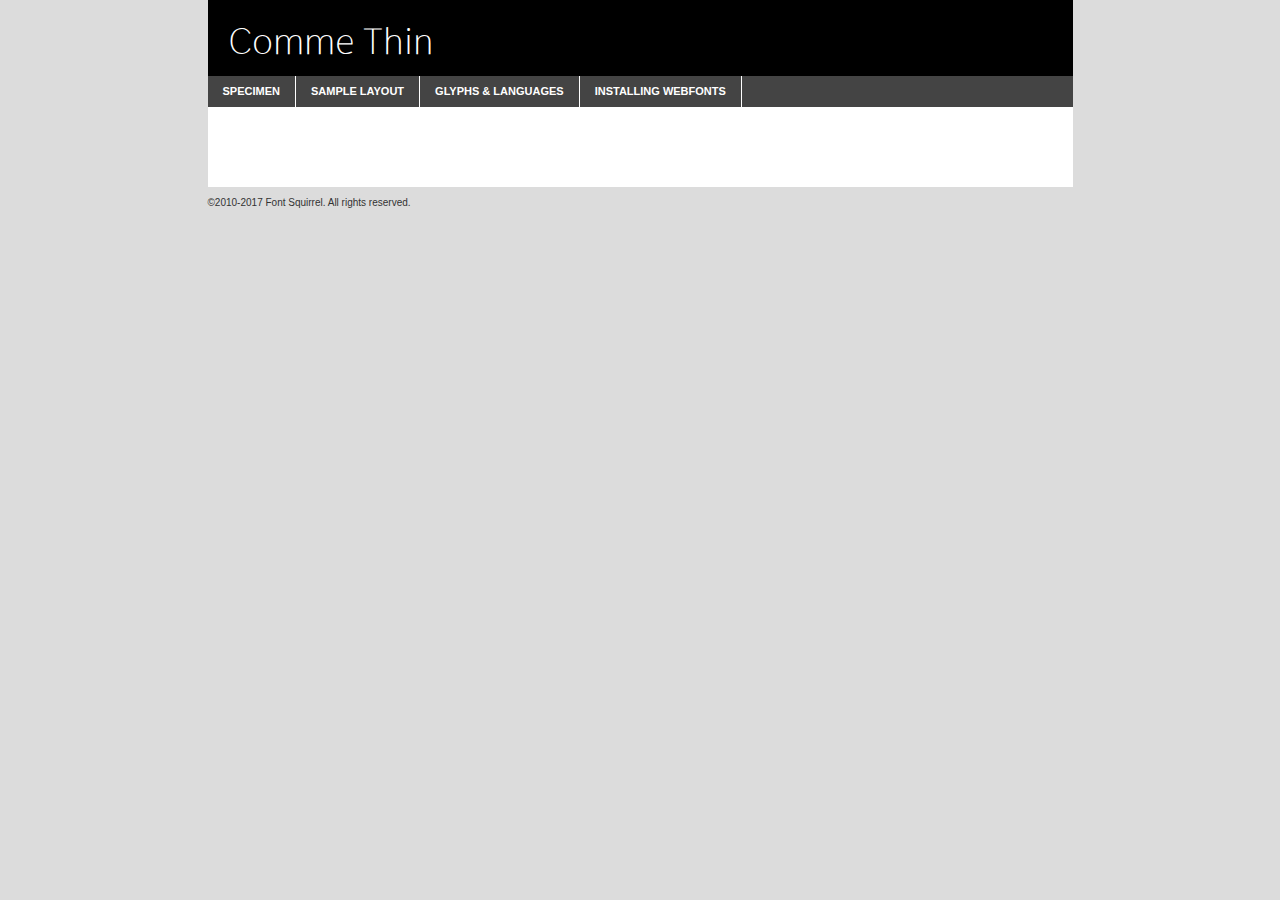
<file: code/fonts/comme/comme-thin-demo.html>
<!DOCTYPE html PUBLIC "-//W3C//DTD XHTML 1.0 Transitional//EN"
	"http://www.w3.org/TR/xhtml1/DTD/xhtml1-transitional.dtd">

<html xmlns="http://www.w3.org/1999/xhtml" xml:lang="en" lang="en">
<head>
	<meta http-equiv="Content-Type" content="text/html; charset=utf-8" />
	<script src="http://ajax.googleapis.com/ajax/libs/jquery/1.7.2/jquery.min.js" type="text/javascript" charset="utf-8"></script>
	<script type="text/javascript">
	(function($){$.fn.easyTabs=function(option){var param=jQuery.extend({fadeSpeed:"fast",defaultContent:1,activeClass:'active'},option);$(this).each(function(){var thisId="#"+this.id;if(param.defaultContent==''){param.defaultContent=1;}
	if(typeof param.defaultContent=="number")
	{var defaultTab=$(thisId+" .tabs li:eq("+(param.defaultContent-1)+") a").attr('href').substr(1);}else{var defaultTab=param.defaultContent;}
	$(thisId+" .tabs li a").each(function(){var tabToHide=$(this).attr('href').substr(1);$("#"+tabToHide).addClass('easytabs-tab-content');});hideAll();changeContent(defaultTab);function hideAll(){$(thisId+" .easytabs-tab-content").hide();}
	function changeContent(tabId){hideAll();$(thisId+" .tabs li").removeClass(param.activeClass);$(thisId+" .tabs li a[href=#"+tabId+"]").closest('li').addClass(param.activeClass);if(param.fadeSpeed!="none")
	{$(thisId+" #"+tabId).fadeIn(param.fadeSpeed);}else{$(thisId+" #"+tabId).show();}}
	$(thisId+" .tabs li").click(function(){var tabId=$(this).find('a').attr('href').substr(1);changeContent(tabId);return false;});});}})(jQuery);
	</script>
	<link rel="stylesheet" href="specimen_files/specimen_stylesheet.css" type="text/css" charset="utf-8" />
	<link rel="stylesheet" href="stylesheet.css" type="text/css" charset="utf-8" />

	<style type="text/css">
					body{
				font-family: 'commethin';
							}
		</style>

	<title>Comme Thin Specimen</title>
	
	
	<script type="text/javascript" charset="utf-8">
		$(document).ready(function() {
			$('#container').easyTabs({defaultContent:1});
		});
	</script>
</head>

<body>
<div id="container">
	<div id="header">
		Comme Thin	</div>
	<ul class="tabs">
		<li><a href="#specimen">Specimen</a></li>
		<li><a href="#layout">Sample Layout</a></li>
				<li><a href="#glyphs">Glyphs &amp; Languages</a></li>
		<li><a href="#installing">Installing Webfonts</a></li>
		
	</ul>
	
	<div id="main_content">

		
			<div id="specimen">
		
				<div class="section">
					<div class="grid12 firstcol">
						<div class="huge">AaBb</div>
					</div>
				</div>
		
				<div class="section">
					<div class="glyph_range">A&#x200B;B&#x200b;C&#x200b;D&#x200b;E&#x200b;F&#x200b;G&#x200b;H&#x200b;I&#x200b;J&#x200b;K&#x200b;L&#x200b;M&#x200b;N&#x200b;O&#x200b;P&#x200b;Q&#x200b;R&#x200b;S&#x200b;T&#x200b;U&#x200b;V&#x200b;W&#x200b;X&#x200b;Y&#x200b;Z&#x200b;a&#x200b;b&#x200b;c&#x200b;d&#x200b;e&#x200b;f&#x200b;g&#x200b;h&#x200b;i&#x200b;j&#x200b;k&#x200b;l&#x200b;m&#x200b;n&#x200b;o&#x200b;p&#x200b;q&#x200b;r&#x200b;s&#x200b;t&#x200b;u&#x200b;v&#x200b;w&#x200b;x&#x200b;y&#x200b;z&#x200b;1&#x200b;2&#x200b;3&#x200b;4&#x200b;5&#x200b;6&#x200b;7&#x200b;8&#x200b;9&#x200b;0&#x200b;&amp;&#x200b;.&#x200b;,&#x200b;?&#x200b;!&#x200b;&#64;&#x200b;(&#x200b;)&#x200b;#&#x200b;$&#x200b;%&#x200b;*&#x200b;+&#x200b;-&#x200b;=&#x200b;:&#x200b;;</div>
				</div>
				<div class="section">
					<div class="grid12 firstcol">
						<table class="sample_table">
							<tr><td>10</td><td class="size10">abcdefghijklmnopqrstuvwxyzABCDEFGHIJKLMNOPQRSTUVWXYZ0123456789abcdefghijklmnopqrstuvwxyzABCDEFGHIJKLMNOPQRSTUVWXYZ0123456789abcdefghijklmnopqrstuvwxyzABCDEFGHIJKLMNOPQRSTUVWXYZ</td></tr>
							<tr><td>11</td><td class="size11">abcdefghijklmnopqrstuvwxyzABCDEFGHIJKLMNOPQRSTUVWXYZ0123456789abcdefghijklmnopqrstuvwxyzABCDEFGHIJKLMNOPQRSTUVWXYZ0123456789abcdefghijklmnopqrstuvwxyzABCDEFGHIJKLMNOPQRSTUVWXYZ</td></tr>
							<tr><td>12</td><td class="size12">abcdefghijklmnopqrstuvwxyzABCDEFGHIJKLMNOPQRSTUVWXYZ0123456789abcdefghijklmnopqrstuvwxyzABCDEFGHIJKLMNOPQRSTUVWXYZ0123456789abcdefghijklmnopqrstuvwxyzABCDEFGHIJKLMNOPQRSTUVWXYZ</td></tr>
							<tr><td>13</td><td class="size13">abcdefghijklmnopqrstuvwxyzABCDEFGHIJKLMNOPQRSTUVWXYZ0123456789abcdefghijklmnopqrstuvwxyzABCDEFGHIJKLMNOPQRSTUVWXYZ0123456789abcdefghijklmnopqrstuvwxyzABCDEFGHIJKLMNOPQRSTUVWXYZ</td></tr>
							<tr><td>14</td><td class="size14">abcdefghijklmnopqrstuvwxyzABCDEFGHIJKLMNOPQRSTUVWXYZ0123456789abcdefghijklmnopqrstuvwxyzABCDEFGHIJKLMNOPQRSTUVWXYZ0123456789abcdefghijklmnopqrstuvwxyzABCDEFGHIJKLMNOPQRSTUVWXYZ</td></tr>
							<tr><td>16</td><td class="size16">abcdefghijklmnopqrstuvwxyzABCDEFGHIJKLMNOPQRSTUVWXYZ0123456789abcdefghijklmnopqrstuvwxyzABCDEFGHIJKLMNOPQRSTUVWXYZ</td></tr>
							<tr><td>18</td><td class="size18">abcdefghijklmnopqrstuvwxyzABCDEFGHIJKLMNOPQRSTUVWXYZ0123456789abcdefghijklmnopqrstuvwxyzABCDEFGHIJKLMNOPQRSTUVWXYZ</td></tr>
							<tr><td>20</td><td class="size20">abcdefghijklmnopqrstuvwxyzABCDEFGHIJKLMNOPQRSTUVWXYZ0123456789abcdefghijklmnopqrstuvwxyzABCDEFGHIJKLMNOPQRSTUVWXYZ</td></tr>
							<tr><td>24</td><td class="size24">abcdefghijklmnopqrstuvwxyzABCDEFGHIJKLMNOPQRSTUVWXYZ0123456789abcdefghijklmnopqrstuvwxyzABCDEFGHIJKLMNOPQRSTUVWXYZ</td></tr>
							<tr><td>30</td><td class="size30">abcdefghijklmnopqrstuvwxyzABCDEFGHIJKLMNOPQRSTUVWXYZ0123456789abcdefghijklmnopqrstuvwxyzABCDEFGHIJKLMNOPQRSTUVWXYZ</td></tr>
							<tr><td>36</td><td class="size36">abcdefghijklmnopqrstuvwxyzABCDEFGHIJKLMNOPQRSTUVWXYZ0123456789abcdefghijklmnopqrstuvwxyzABCDEFGHIJKLMNOPQRSTUVWXYZ</td></tr>
							<tr><td>48</td><td class="size48">abcdefghijklmnopqrstuvwxyzABCDEFGHIJKLMNOPQRSTUVWXYZ0123456789abcdefghijklmnopqrstuvwxyzABCDEFGHIJKLMNOPQRSTUVWXYZ</td></tr>
							<tr><td>60</td><td class="size60">abcdefghijklmnopqrstuvwxyzABCDEFGHIJKLMNOPQRSTUVWXYZ0123456789abcdefghijklmnopqrstuvwxyzABCDEFGHIJKLMNOPQRSTUVWXYZ</td></tr>
							<tr><td>72</td><td class="size72">abcdefghijklmnopqrstuvwxyzABCDEFGHIJKLMNOPQRSTUVWXYZ0123456789abcdefghijklmnopqrstuvwxyzABCDEFGHIJKLMNOPQRSTUVWXYZ</td></tr>
							<tr><td>90</td><td class="size90">abcdefghijklmnopqrstuvwxyzABCDEFGHIJKLMNOPQRSTUVWXYZ0123456789abcdefghijklmnopqrstuvwxyzABCDEFGHIJKLMNOPQRSTUVWXYZ</td></tr>
						</table>
				
					</div>
			
				</div>
		
		
		
								<div class="section" id="bodycomparison">


										<div id="xheight">
				<div class="fontbody">&#x25FC;&#x25FC;&#x25FC;&#x25FC;&#x25FC;&#x25FC;&#x25FC;&#x25FC;&#x25FC;&#x25FC;&#x25FC;&#x25FC;&#x25FC;&#x25FC;&#x25FC;&#x25FC;&#x25FC;&#x25FC;&#x25FC;&#x25FC;&#x25FC;&#x25FC;&#x25FC;&#x25FC;&#x25FC;&#x25FC;&#x25FC;&#x25FC;&#x25FC;&#x25FC;&#x25FC;&#x25FC;&#x25FC;&#x25FC;&#x25FC;&#x25FC;&#x25FC;&#x25FC;&#x25FC;&#x25FC;&#x25FC;&#x25FC;&#x25FC;&#x25FC;&#x25FC;&#x25FC;&#x25FC;&#x25FC;&#x25FC;&#x25FC;&#x25FC;&#x25FC;&#x25FC;&#x25FC;&#x25FC;&#x25FC;&#x25FC;&#x25FC;&#x25FC;&#x25FC;&#x25FC;&#x25FC;&#x25FC;&#x25FC;&#x25FC;&#x25FC;&#x25FC;&#x25FC;&#x25FC;&#x25FC;&#x25FC;&#x25FC;&#x25FC;&#x25FC;&#x25FC;&#x25FC;&#x25FC;&#x25FC;&#x25FC;&#x25FC;&#x25FC;&#x25FC;&#x25FC;&#x25FC;&#x25FC;&#x25FC;&#x25FC;&#x25FC;&#x25FC;&#x25FC;&#x25FC;&#x25FC;&#x25FC;&#x25FC;&#x25FC;&#x25FC;&#x25FC;&#x25FC;&#x25FC;body</div><div class="arialbody">body</div><div class="verdanabody">body</div><div class="georgiabody">body</div></div>
										<div class="fontbody" style="z-index:1">
											body<span>Comme Thin</span>
										</div>
										<div class="arialbody" style="z-index:1">
											body<span>Arial</span>
										</div>
										<div class="verdanabody" style="z-index:1">
											body<span>Verdana</span>
										</div>
										<div class="georgiabody" style="z-index:1">
											body<span>Georgia</span>
										</div>



								</div>
		
		
				<div class="section psample psample_row1" id="">
					
					<div class="grid2 firstcol">
						<p class="size10"><span>10.</span>Aenean lacinia bibendum nulla sed consectetur. Fusce dapibus, tellus ac cursus commodo, tortor mauris condimentum nibh, ut fermentum massa justo sit amet risus. Nullam id dolor id nibh ultricies vehicula ut id elit. Cum sociis natoque penatibus et magnis dis parturient montes, nascetur ridiculus mus. Nulla vitae elit libero, a pharetra augue.</p>
			
					</div>
					<div class="grid3">
						<p class="size11"><span>11.</span>Aenean lacinia bibendum nulla sed consectetur. Fusce dapibus, tellus ac cursus commodo, tortor mauris condimentum nibh, ut fermentum massa justo sit amet risus. Nullam id dolor id nibh ultricies vehicula ut id elit. Cum sociis natoque penatibus et magnis dis parturient montes, nascetur ridiculus mus. Nulla vitae elit libero, a pharetra augue.</p>
			
					</div>
					<div class="grid3">
						<p class="size12"><span>12.</span>Aenean lacinia bibendum nulla sed consectetur. Fusce dapibus, tellus ac cursus commodo, tortor mauris condimentum nibh, ut fermentum massa justo sit amet risus. Nullam id dolor id nibh ultricies vehicula ut id elit. Cum sociis natoque penatibus et magnis dis parturient montes, nascetur ridiculus mus. Nulla vitae elit libero, a pharetra augue.</p>
			
					</div>
					<div class="grid4">
						<p class="size13"><span>13.</span>Aenean lacinia bibendum nulla sed consectetur. Fusce dapibus, tellus ac cursus commodo, tortor mauris condimentum nibh, ut fermentum massa justo sit amet risus. Nullam id dolor id nibh ultricies vehicula ut id elit. Cum sociis natoque penatibus et magnis dis parturient montes, nascetur ridiculus mus. Nulla vitae elit libero, a pharetra augue.</p>
			
					</div>
					<div class="white_blend"></div>
					
				</div>
				<div class="section psample psample_row2" id="">
					<div class="grid3 firstcol">
						<p class="size14"><span>14.</span>Aenean lacinia bibendum nulla sed consectetur. Fusce dapibus, tellus ac cursus commodo, tortor mauris condimentum nibh, ut fermentum massa justo sit amet risus. Nullam id dolor id nibh ultricies vehicula ut id elit. Cum sociis natoque penatibus et magnis dis parturient montes, nascetur ridiculus mus. Nulla vitae elit libero, a pharetra augue.</p>
			
					</div>
					<div class="grid4">
						<p class="size16"><span>16.</span>Aenean lacinia bibendum nulla sed consectetur. Fusce dapibus, tellus ac cursus commodo, tortor mauris condimentum nibh, ut fermentum massa justo sit amet risus. Nullam id dolor id nibh ultricies vehicula ut id elit. Cum sociis natoque penatibus et magnis dis parturient montes, nascetur ridiculus mus. Nulla vitae elit libero, a pharetra augue.</p>
			
					</div>
					<div class="grid5">
						<p class="size18"><span>18.</span>Aenean lacinia bibendum nulla sed consectetur. Fusce dapibus, tellus ac cursus commodo, tortor mauris condimentum nibh, ut fermentum massa justo sit amet risus. Nullam id dolor id nibh ultricies vehicula ut id elit. Cum sociis natoque penatibus et magnis dis parturient montes, nascetur ridiculus mus. Nulla vitae elit libero, a pharetra augue.</p>
			
					</div>

					<div class="white_blend"></div>

				</div>
				
				<div class="section psample psample_row3" id="">
					<div class="grid5 firstcol">
						<p class="size20"><span>20.</span>Aenean lacinia bibendum nulla sed consectetur. Fusce dapibus, tellus ac cursus commodo, tortor mauris condimentum nibh, ut fermentum massa justo sit amet risus. Nullam id dolor id nibh ultricies vehicula ut id elit. Cum sociis natoque penatibus et magnis dis parturient montes, nascetur ridiculus mus. Nulla vitae elit libero, a pharetra augue.</p>
					</div>
					<div class="grid7">
						<p class="size24"><span>24.</span>Aenean lacinia bibendum nulla sed consectetur. Fusce dapibus, tellus ac cursus commodo, tortor mauris condimentum nibh, ut fermentum massa justo sit amet risus. Nullam id dolor id nibh ultricies vehicula ut id elit. Cum sociis natoque penatibus et magnis dis parturient montes, nascetur ridiculus mus. Nulla vitae elit libero, a pharetra augue.</p>
					</div>
					
					<div class="white_blend"></div>
					
				</div>
				
				<div class="section psample psample_row4" id="">
					<div class="grid12 firstcol">
						<p class="size30"><span>30.</span>Aenean lacinia bibendum nulla sed consectetur. Fusce dapibus, tellus ac cursus commodo, tortor mauris condimentum nibh, ut fermentum massa justo sit amet risus. Nullam id dolor id nibh ultricies vehicula ut id elit. Cum sociis natoque penatibus et magnis dis parturient montes, nascetur ridiculus mus. Nulla vitae elit libero, a pharetra augue.</p>
					</div>
					<div class="white_blend"></div>
					
				</div>
				
				
				
				<div class="section psample psample_row1 fullreverse">
					<div class="grid2 firstcol">
						<p class="size10"><span>10.</span>Aenean lacinia bibendum nulla sed consectetur. Fusce dapibus, tellus ac cursus commodo, tortor mauris condimentum nibh, ut fermentum massa justo sit amet risus. Nullam id dolor id nibh ultricies vehicula ut id elit. Cum sociis natoque penatibus et magnis dis parturient montes, nascetur ridiculus mus. Nulla vitae elit libero, a pharetra augue.</p>
			
					</div>
					<div class="grid3">
						<p class="size11"><span>11.</span>Aenean lacinia bibendum nulla sed consectetur. Fusce dapibus, tellus ac cursus commodo, tortor mauris condimentum nibh, ut fermentum massa justo sit amet risus. Nullam id dolor id nibh ultricies vehicula ut id elit. Cum sociis natoque penatibus et magnis dis parturient montes, nascetur ridiculus mus. Nulla vitae elit libero, a pharetra augue.</p>
			
					</div>
					<div class="grid3">
						<p class="size12"><span>12.</span>Aenean lacinia bibendum nulla sed consectetur. Fusce dapibus, tellus ac cursus commodo, tortor mauris condimentum nibh, ut fermentum massa justo sit amet risus. Nullam id dolor id nibh ultricies vehicula ut id elit. Cum sociis natoque penatibus et magnis dis parturient montes, nascetur ridiculus mus. Nulla vitae elit libero, a pharetra augue.</p>
			
					</div>
					<div class="grid4">
						<p class="size13"><span>13.</span>Aenean lacinia bibendum nulla sed consectetur. Fusce dapibus, tellus ac cursus commodo, tortor mauris condimentum nibh, ut fermentum massa justo sit amet risus. Nullam id dolor id nibh ultricies vehicula ut id elit. Cum sociis natoque penatibus et magnis dis parturient montes, nascetur ridiculus mus. Nulla vitae elit libero, a pharetra augue.</p>
			
					</div>
					<div class="black_blend"></div>
					
				</div>
				
				<div class="section psample psample_row2 fullreverse">
					<div class="grid3 firstcol">
						<p class="size14"><span>14.</span>Aenean lacinia bibendum nulla sed consectetur. Fusce dapibus, tellus ac cursus commodo, tortor mauris condimentum nibh, ut fermentum massa justo sit amet risus. Nullam id dolor id nibh ultricies vehicula ut id elit. Cum sociis natoque penatibus et magnis dis parturient montes, nascetur ridiculus mus. Nulla vitae elit libero, a pharetra augue.</p>
			
					</div>
					<div class="grid4">
						<p class="size16"><span>16.</span>Aenean lacinia bibendum nulla sed consectetur. Fusce dapibus, tellus ac cursus commodo, tortor mauris condimentum nibh, ut fermentum massa justo sit amet risus. Nullam id dolor id nibh ultricies vehicula ut id elit. Cum sociis natoque penatibus et magnis dis parturient montes, nascetur ridiculus mus. Nulla vitae elit libero, a pharetra augue.</p>
			
					</div>
					<div class="grid5">
						<p class="size18"><span>18.</span>Aenean lacinia bibendum nulla sed consectetur. Fusce dapibus, tellus ac cursus commodo, tortor mauris condimentum nibh, ut fermentum massa justo sit amet risus. Nullam id dolor id nibh ultricies vehicula ut id elit. Cum sociis natoque penatibus et magnis dis parturient montes, nascetur ridiculus mus. Nulla vitae elit libero, a pharetra augue.</p>
			
					</div>
					<div class="black_blend"></div>

				</div>
				
				<div class="section psample fullreverse psample_row3" id="">
					<div class="grid5 firstcol">
						<p class="size20"><span>20.</span>Aenean lacinia bibendum nulla sed consectetur. Fusce dapibus, tellus ac cursus commodo, tortor mauris condimentum nibh, ut fermentum massa justo sit amet risus. Nullam id dolor id nibh ultricies vehicula ut id elit. Cum sociis natoque penatibus et magnis dis parturient montes, nascetur ridiculus mus. Nulla vitae elit libero, a pharetra augue.</p>
					</div>
					<div class="grid7">
						<p class="size24"><span>24.</span>Aenean lacinia bibendum nulla sed consectetur. Fusce dapibus, tellus ac cursus commodo, tortor mauris condimentum nibh, ut fermentum massa justo sit amet risus. Nullam id dolor id nibh ultricies vehicula ut id elit. Cum sociis natoque penatibus et magnis dis parturient montes, nascetur ridiculus mus. Nulla vitae elit libero, a pharetra augue.</p>
					</div>
					
					<div class="black_blend"></div>
					
				</div>
				
				<div class="section psample fullreverse psample_row4" id="" style="border-bottom: 20px #000 solid;">
					<div class="grid12 firstcol">
						<p class="size30"><span>30.</span>Aenean lacinia bibendum nulla sed consectetur. Fusce dapibus, tellus ac cursus commodo, tortor mauris condimentum nibh, ut fermentum massa justo sit amet risus. Nullam id dolor id nibh ultricies vehicula ut id elit. Cum sociis natoque penatibus et magnis dis parturient montes, nascetur ridiculus mus. Nulla vitae elit libero, a pharetra augue.</p>
					</div>
					<div class="black_blend"></div>
					
				</div>
				
				
				
				
			</div>
			
			<div id="layout">
				
				<div class="section">
					
					<div class="grid12 firstcol">
						<h1>Lorem Ipsum Dolor</h1>
						<h2>Etiam porta sem malesuada magna mollis euismod</h2>
						
						<p class="byline">By <a href="#link">Aenean Lacinia</a></p>
					</div>
				</div>
				<div class="section">
					<div class="grid8 firstcol">
						<p class="large">Donec sed odio dui. Morbi leo risus, porta ac consectetur ac, vestibulum at eros. Fusce dapibus, tellus ac cursus commodo, tortor mauris condimentum nibh, ut fermentum massa justo sit amet risus. </p>

						
						<h3>Pellentesque ornare sem</h3>

						<p>Maecenas sed diam eget risus varius blandit sit amet non magna. Maecenas faucibus mollis interdum. Donec ullamcorper nulla non metus auctor fringilla. Nullam id dolor id nibh ultricies vehicula ut id elit. Nullam id dolor id nibh ultricies vehicula ut id elit. </p>

						<p>Aenean eu leo quam. Pellentesque ornare sem lacinia quam venenatis vestibulum. Lorem ipsum dolor sit amet, consectetur adipiscing elit. Cum sociis natoque penatibus et magnis dis parturient montes, nascetur ridiculus mus. </p>

						<p>Nulla vitae elit libero, a pharetra augue. Praesent commodo cursus magna, vel scelerisque nisl consectetur et. Aenean lacinia bibendum nulla sed consectetur. </p>

						<p>Nullam quis risus eget urna mollis ornare vel eu leo. Nullam quis risus eget urna mollis ornare vel eu leo. Maecenas sed diam eget risus varius blandit sit amet non magna. Donec ullamcorper nulla non metus auctor fringilla. </p>

						<h3>Cras mattis consectetur</h3>

						<p>Aenean eu leo quam. Pellentesque ornare sem lacinia quam venenatis vestibulum. Aenean lacinia bibendum nulla sed consectetur. Integer posuere erat a ante venenatis dapibus posuere velit aliquet. Cras mattis consectetur purus sit amet fermentum. </p>

						<p>Nullam id dolor id nibh ultricies vehicula ut id elit. Nullam quis risus eget urna mollis ornare vel eu leo. Cras mattis consectetur purus sit amet fermentum.</p>
					</div>
					
					<div class="grid4 sidebar">
						
						<div class="box reverse">
							<p class="last">Nullam quis risus eget urna mollis ornare vel eu leo. Donec ullamcorper nulla non metus auctor fringilla. Cras mattis consectetur purus sit amet fermentum. Sed posuere consectetur est at lobortis. Lorem ipsum dolor sit amet, consectetur adipiscing elit. </p>
						</div>
						
						<p class="caption">Maecenas sed diam eget risus varius.</p>

						<p>Vestibulum id ligula porta felis euismod semper. Integer posuere erat a ante venenatis dapibus posuere velit aliquet. Vestibulum id ligula porta felis euismod semper. Sed posuere consectetur est at lobortis. Maecenas sed diam eget risus varius blandit sit amet non magna. Fusce dapibus, tellus ac cursus commodo, tortor mauris condimentum nibh, ut fermentum massa justo sit amet risus. </p>

					

						<p>Duis mollis, est non commodo luctus, nisi erat porttitor ligula, eget lacinia odio sem nec elit. Aenean lacinia bibendum nulla sed consectetur. Vivamus sagittis lacus vel augue laoreet rutrum faucibus dolor auctor. Aenean lacinia bibendum nulla sed consectetur. Nullam quis risus eget urna mollis ornare vel eu leo. </p>

						<p>Praesent commodo cursus magna, vel scelerisque nisl consectetur et. Donec ullamcorper nulla non metus auctor fringilla. Maecenas faucibus mollis interdum. Fusce dapibus, tellus ac cursus commodo, tortor mauris condimentum nibh, ut fermentum massa justo sit amet risus. </p>

					</div>
				</div>
				
			</div>


			



		<div id="glyphs">
			<div class="section">
				<div class="grid12 firstcol">
			
				<h1>Language Support</h1>
				<p>The subset of Comme Thin in this kit supports the following languages:<br />
			
					Albanian, Basque, Breton, Chamorro, Danish, Dutch, English, Faroese, Finnish, French, Frisian, Galician, German, Icelandic, Italian, Malagasy, Norwegian, Portuguese, Spanish, Alsatian, Aragonese, Arapaho, Arrernte, Asturian, Aymara, Bislama, Cebuano, Corsican, Fijian, French_creole, Genoese, Gilbertese, Greenlandic, Haitian_creole, Hiligaynon, Hmong, Hopi, Ibanag, Iloko_ilokano, Indonesian, Interglossa_glosa, Interlingua, Irish_gaelic, Jerriais, Lojban, Lombard, Luxembourgeois, Manx, Mohawk, Norfolk_pitcairnese, Occitan, Oromo, Pangasinan, Papiamento, Piedmontese, Potawatomi, Rhaeto-romance, Romansh, Rotokas, Sami_lule, Samoan, Sardinian, Scots_gaelic, Seychelles_creole, Shona, Sicilian, Somali, Southern_ndebele, Swahili, Swati_swazi, Tagalog_filipino_pilipino, Tetum, Tok_pisin, Uyghur_latinized, Volapuk, Walloon, Warlpiri, Xhosa, Yapese, Zulu, Latinbasic, Ubasic, Demo				</p>
				<h1>Glyph Chart</h1>
				<p>The subset of Comme Thin in this kit includes all the glyphs listed below. Unicode entities are included above each glyph to help you insert individual characters into your layout.</p>
				<div id="glyph_chart">
			
																				 <div><p>&amp;#13;</p>&#13;</div>
																				 <div><p>&amp;#32;</p>&#32;</div>
																				 <div><p>&amp;#33;</p>&#33;</div>
																				 <div><p>&amp;#34;</p>&#34;</div>
																				 <div><p>&amp;#35;</p>&#35;</div>
																				 <div><p>&amp;#36;</p>&#36;</div>
																				 <div><p>&amp;#37;</p>&#37;</div>
																				 <div><p>&amp;#38;</p>&#38;</div>
																				 <div><p>&amp;#39;</p>&#39;</div>
																				 <div><p>&amp;#40;</p>&#40;</div>
																				 <div><p>&amp;#41;</p>&#41;</div>
																				 <div><p>&amp;#42;</p>&#42;</div>
																				 <div><p>&amp;#43;</p>&#43;</div>
																				 <div><p>&amp;#44;</p>&#44;</div>
																				 <div><p>&amp;#45;</p>&#45;</div>
																				 <div><p>&amp;#46;</p>&#46;</div>
																				 <div><p>&amp;#47;</p>&#47;</div>
																				 <div><p>&amp;#48;</p>&#48;</div>
																				 <div><p>&amp;#49;</p>&#49;</div>
																				 <div><p>&amp;#50;</p>&#50;</div>
																				 <div><p>&amp;#51;</p>&#51;</div>
																				 <div><p>&amp;#52;</p>&#52;</div>
																				 <div><p>&amp;#53;</p>&#53;</div>
																				 <div><p>&amp;#54;</p>&#54;</div>
																				 <div><p>&amp;#55;</p>&#55;</div>
																				 <div><p>&amp;#56;</p>&#56;</div>
																				 <div><p>&amp;#57;</p>&#57;</div>
																				 <div><p>&amp;#58;</p>&#58;</div>
																				 <div><p>&amp;#59;</p>&#59;</div>
																				 <div><p>&amp;#60;</p>&#60;</div>
																				 <div><p>&amp;#61;</p>&#61;</div>
																				 <div><p>&amp;#62;</p>&#62;</div>
																				 <div><p>&amp;#63;</p>&#63;</div>
																				 <div><p>&amp;#64;</p>&#64;</div>
																				 <div><p>&amp;#65;</p>&#65;</div>
																				 <div><p>&amp;#66;</p>&#66;</div>
																				 <div><p>&amp;#67;</p>&#67;</div>
																				 <div><p>&amp;#68;</p>&#68;</div>
																				 <div><p>&amp;#69;</p>&#69;</div>
																				 <div><p>&amp;#70;</p>&#70;</div>
																				 <div><p>&amp;#71;</p>&#71;</div>
																				 <div><p>&amp;#72;</p>&#72;</div>
																				 <div><p>&amp;#73;</p>&#73;</div>
																				 <div><p>&amp;#74;</p>&#74;</div>
																				 <div><p>&amp;#75;</p>&#75;</div>
																				 <div><p>&amp;#76;</p>&#76;</div>
																				 <div><p>&amp;#77;</p>&#77;</div>
																				 <div><p>&amp;#78;</p>&#78;</div>
																				 <div><p>&amp;#79;</p>&#79;</div>
																				 <div><p>&amp;#80;</p>&#80;</div>
																				 <div><p>&amp;#81;</p>&#81;</div>
																				 <div><p>&amp;#82;</p>&#82;</div>
																				 <div><p>&amp;#83;</p>&#83;</div>
																				 <div><p>&amp;#84;</p>&#84;</div>
																				 <div><p>&amp;#85;</p>&#85;</div>
																				 <div><p>&amp;#86;</p>&#86;</div>
																				 <div><p>&amp;#87;</p>&#87;</div>
																				 <div><p>&amp;#88;</p>&#88;</div>
																				 <div><p>&amp;#89;</p>&#89;</div>
																				 <div><p>&amp;#90;</p>&#90;</div>
																				 <div><p>&amp;#91;</p>&#91;</div>
																				 <div><p>&amp;#92;</p>&#92;</div>
																				 <div><p>&amp;#93;</p>&#93;</div>
																				 <div><p>&amp;#94;</p>&#94;</div>
																				 <div><p>&amp;#95;</p>&#95;</div>
																				 <div><p>&amp;#96;</p>&#96;</div>
																				 <div><p>&amp;#97;</p>&#97;</div>
																				 <div><p>&amp;#98;</p>&#98;</div>
																				 <div><p>&amp;#99;</p>&#99;</div>
																				 <div><p>&amp;#100;</p>&#100;</div>
																				 <div><p>&amp;#101;</p>&#101;</div>
																				 <div><p>&amp;#102;</p>&#102;</div>
																				 <div><p>&amp;#103;</p>&#103;</div>
																				 <div><p>&amp;#104;</p>&#104;</div>
																				 <div><p>&amp;#105;</p>&#105;</div>
																				 <div><p>&amp;#106;</p>&#106;</div>
																				 <div><p>&amp;#107;</p>&#107;</div>
																				 <div><p>&amp;#108;</p>&#108;</div>
																				 <div><p>&amp;#109;</p>&#109;</div>
																				 <div><p>&amp;#110;</p>&#110;</div>
																				 <div><p>&amp;#111;</p>&#111;</div>
																				 <div><p>&amp;#112;</p>&#112;</div>
																				 <div><p>&amp;#113;</p>&#113;</div>
																				 <div><p>&amp;#114;</p>&#114;</div>
																				 <div><p>&amp;#115;</p>&#115;</div>
																				 <div><p>&amp;#116;</p>&#116;</div>
																				 <div><p>&amp;#117;</p>&#117;</div>
																				 <div><p>&amp;#118;</p>&#118;</div>
																				 <div><p>&amp;#119;</p>&#119;</div>
																				 <div><p>&amp;#120;</p>&#120;</div>
																				 <div><p>&amp;#121;</p>&#121;</div>
																				 <div><p>&amp;#122;</p>&#122;</div>
																				 <div><p>&amp;#123;</p>&#123;</div>
																				 <div><p>&amp;#124;</p>&#124;</div>
																				 <div><p>&amp;#125;</p>&#125;</div>
																				 <div><p>&amp;#126;</p>&#126;</div>
																				 <div><p>&amp;#160;</p>&#160;</div>
																				 <div><p>&amp;#161;</p>&#161;</div>
																				 <div><p>&amp;#162;</p>&#162;</div>
																				 <div><p>&amp;#163;</p>&#163;</div>
																				 <div><p>&amp;#164;</p>&#164;</div>
																				 <div><p>&amp;#165;</p>&#165;</div>
																				 <div><p>&amp;#166;</p>&#166;</div>
																				 <div><p>&amp;#167;</p>&#167;</div>
																				 <div><p>&amp;#168;</p>&#168;</div>
																				 <div><p>&amp;#169;</p>&#169;</div>
																				 <div><p>&amp;#170;</p>&#170;</div>
																				 <div><p>&amp;#171;</p>&#171;</div>
																				 <div><p>&amp;#172;</p>&#172;</div>
																				 <div><p>&amp;#173;</p>&#173;</div>
																				 <div><p>&amp;#174;</p>&#174;</div>
																				 <div><p>&amp;#175;</p>&#175;</div>
																				 <div><p>&amp;#176;</p>&#176;</div>
																				 <div><p>&amp;#177;</p>&#177;</div>
																				 <div><p>&amp;#178;</p>&#178;</div>
																				 <div><p>&amp;#179;</p>&#179;</div>
																				 <div><p>&amp;#180;</p>&#180;</div>
																				 <div><p>&amp;#181;</p>&#181;</div>
																				 <div><p>&amp;#182;</p>&#182;</div>
																				 <div><p>&amp;#183;</p>&#183;</div>
																				 <div><p>&amp;#184;</p>&#184;</div>
																				 <div><p>&amp;#185;</p>&#185;</div>
																				 <div><p>&amp;#186;</p>&#186;</div>
																				 <div><p>&amp;#187;</p>&#187;</div>
																				 <div><p>&amp;#188;</p>&#188;</div>
																				 <div><p>&amp;#189;</p>&#189;</div>
																				 <div><p>&amp;#190;</p>&#190;</div>
																				 <div><p>&amp;#191;</p>&#191;</div>
																				 <div><p>&amp;#192;</p>&#192;</div>
																				 <div><p>&amp;#193;</p>&#193;</div>
																				 <div><p>&amp;#194;</p>&#194;</div>
																				 <div><p>&amp;#195;</p>&#195;</div>
																				 <div><p>&amp;#196;</p>&#196;</div>
																				 <div><p>&amp;#197;</p>&#197;</div>
																				 <div><p>&amp;#198;</p>&#198;</div>
																				 <div><p>&amp;#199;</p>&#199;</div>
																				 <div><p>&amp;#200;</p>&#200;</div>
																				 <div><p>&amp;#201;</p>&#201;</div>
																				 <div><p>&amp;#202;</p>&#202;</div>
																				 <div><p>&amp;#203;</p>&#203;</div>
																				 <div><p>&amp;#204;</p>&#204;</div>
																				 <div><p>&amp;#205;</p>&#205;</div>
																				 <div><p>&amp;#206;</p>&#206;</div>
																				 <div><p>&amp;#207;</p>&#207;</div>
																				 <div><p>&amp;#208;</p>&#208;</div>
																				 <div><p>&amp;#209;</p>&#209;</div>
																				 <div><p>&amp;#210;</p>&#210;</div>
																				 <div><p>&amp;#211;</p>&#211;</div>
																				 <div><p>&amp;#212;</p>&#212;</div>
																				 <div><p>&amp;#213;</p>&#213;</div>
																				 <div><p>&amp;#214;</p>&#214;</div>
																				 <div><p>&amp;#215;</p>&#215;</div>
																				 <div><p>&amp;#216;</p>&#216;</div>
																				 <div><p>&amp;#217;</p>&#217;</div>
																				 <div><p>&amp;#218;</p>&#218;</div>
																				 <div><p>&amp;#219;</p>&#219;</div>
																				 <div><p>&amp;#220;</p>&#220;</div>
																				 <div><p>&amp;#221;</p>&#221;</div>
																				 <div><p>&amp;#222;</p>&#222;</div>
																				 <div><p>&amp;#223;</p>&#223;</div>
																				 <div><p>&amp;#224;</p>&#224;</div>
																				 <div><p>&amp;#225;</p>&#225;</div>
																				 <div><p>&amp;#226;</p>&#226;</div>
																				 <div><p>&amp;#227;</p>&#227;</div>
																				 <div><p>&amp;#228;</p>&#228;</div>
																				 <div><p>&amp;#229;</p>&#229;</div>
																				 <div><p>&amp;#230;</p>&#230;</div>
																				 <div><p>&amp;#231;</p>&#231;</div>
																				 <div><p>&amp;#232;</p>&#232;</div>
																				 <div><p>&amp;#233;</p>&#233;</div>
																				 <div><p>&amp;#234;</p>&#234;</div>
																				 <div><p>&amp;#235;</p>&#235;</div>
																				 <div><p>&amp;#236;</p>&#236;</div>
																				 <div><p>&amp;#237;</p>&#237;</div>
																				 <div><p>&amp;#238;</p>&#238;</div>
																				 <div><p>&amp;#239;</p>&#239;</div>
																				 <div><p>&amp;#240;</p>&#240;</div>
																				 <div><p>&amp;#241;</p>&#241;</div>
																				 <div><p>&amp;#242;</p>&#242;</div>
																				 <div><p>&amp;#243;</p>&#243;</div>
																				 <div><p>&amp;#244;</p>&#244;</div>
																				 <div><p>&amp;#245;</p>&#245;</div>
																				 <div><p>&amp;#246;</p>&#246;</div>
																				 <div><p>&amp;#247;</p>&#247;</div>
																				 <div><p>&amp;#248;</p>&#248;</div>
																				 <div><p>&amp;#249;</p>&#249;</div>
																				 <div><p>&amp;#250;</p>&#250;</div>
																				 <div><p>&amp;#251;</p>&#251;</div>
																				 <div><p>&amp;#252;</p>&#252;</div>
																				 <div><p>&amp;#253;</p>&#253;</div>
																				 <div><p>&amp;#254;</p>&#254;</div>
																				 <div><p>&amp;#255;</p>&#255;</div>
																				 <div><p>&amp;#338;</p>&#338;</div>
																				 <div><p>&amp;#339;</p>&#339;</div>
																				 <div><p>&amp;#376;</p>&#376;</div>
																				 <div><p>&amp;#710;</p>&#710;</div>
																				 <div><p>&amp;#732;</p>&#732;</div>
																				 <div><p>&amp;#8192;</p>&#8192;</div>
																				 <div><p>&amp;#8193;</p>&#8193;</div>
																				 <div><p>&amp;#8194;</p>&#8194;</div>
																				 <div><p>&amp;#8195;</p>&#8195;</div>
																				 <div><p>&amp;#8196;</p>&#8196;</div>
																				 <div><p>&amp;#8197;</p>&#8197;</div>
																				 <div><p>&amp;#8198;</p>&#8198;</div>
																				 <div><p>&amp;#8199;</p>&#8199;</div>
																				 <div><p>&amp;#8200;</p>&#8200;</div>
																				 <div><p>&amp;#8201;</p>&#8201;</div>
																				 <div><p>&amp;#8202;</p>&#8202;</div>
																				 <div><p>&amp;#8208;</p>&#8208;</div>
																				 <div><p>&amp;#8209;</p>&#8209;</div>
																				 <div><p>&amp;#8210;</p>&#8210;</div>
																				 <div><p>&amp;#8211;</p>&#8211;</div>
																				 <div><p>&amp;#8212;</p>&#8212;</div>
																				 <div><p>&amp;#8216;</p>&#8216;</div>
																				 <div><p>&amp;#8217;</p>&#8217;</div>
																				 <div><p>&amp;#8218;</p>&#8218;</div>
																				 <div><p>&amp;#8220;</p>&#8220;</div>
																				 <div><p>&amp;#8221;</p>&#8221;</div>
																				 <div><p>&amp;#8222;</p>&#8222;</div>
																				 <div><p>&amp;#8226;</p>&#8226;</div>
																				 <div><p>&amp;#8230;</p>&#8230;</div>
																				 <div><p>&amp;#8239;</p>&#8239;</div>
																				 <div><p>&amp;#8249;</p>&#8249;</div>
																				 <div><p>&amp;#8250;</p>&#8250;</div>
																				 <div><p>&amp;#8287;</p>&#8287;</div>
																				 <div><p>&amp;#8364;</p>&#8364;</div>
																				 <div><p>&amp;#8482;</p>&#8482;</div>
																				 <div><p>&amp;#9724;</p>&#9724;</div>
																				 <div><p>&amp;#64257;</p>&#64257;</div>
																				 <div><p>&amp;#64258;</p>&#64258;</div>
																				 <div><p>&amp;#64259;</p>&#64259;</div>
																				 <div><p>&amp;#64260;</p>&#64260;</div>
																																						</div>	
				</div>
		
		
			</div>
		</div>
		
		
		<div id="specs">
			
		</div>
	
		<div id="installing">
			<div class="section">
				<div class="grid7 firstcol">
					<h1>Installing Webfonts</h1>
					
					<p>Webfonts are supported by all major browser platforms but not all in the same way. There are currently four different font formats that must be included in order to target all browsers. This includes TTF, WOFF, EOT and SVG.</p>
					
					<h2>1. Upload your webfonts</h2>
					<p>You must upload your webfont kit to your website. They should be in or near the same directory as your CSS files.</p>
					
					<h2>2. Include the webfont stylesheet</h2>
					<p>A special CSS @font-face declaration helps the various browsers select the appropriate font it needs without causing you a bunch of headaches. Learn more about this syntax by reading the <a href="https://www.fontspring.com/blog/further-hardening-of-the-bulletproof-syntax">Fontspring blog post</a> about it. The code for it is as follows:</p>


<code>
@font-face{ 
	font-family: 'MyWebFont';
	src: url('WebFont.eot');
	src: url('WebFont.eot?#iefix') format('embedded-opentype'),
	     url('WebFont.woff') format('woff'),
	     url('WebFont.ttf') format('truetype'),
	     url('WebFont.svg#webfont') format('svg');
}
</code>

	<p>We've already gone ahead and generated the code for you. All you have to do is link to the stylesheet in your HTML, like this:</p>
	<code>&lt;link rel=&quot;stylesheet&quot; href=&quot;stylesheet.css&quot; type=&quot;text/css&quot; charset=&quot;utf-8&quot; /&gt;</code>

					<h2>3. Modify your own stylesheet</h2>
					<p>To take advantage of your new fonts, you must tell your stylesheet to use them. Look at the original @font-face declaration above and find the property called "font-family." The name linked there will be what you use to reference the font. Prepend that webfont name to the font stack in the "font-family" property, inside the selector you want to change. For example:</p>
<code>p { font-family: 'WebFont', Arial, sans-serif; }</code>

<h2>4. Test</h2>
<p>Getting webfonts to work cross-browser <em>can</em> be tricky. Use the information in the sidebar to help you if you find that fonts aren't loading in a particular browser.</p>
				</div>
				
				<div class="grid5 sidebar">
					<div class="box">
						<h2>Troubleshooting<br />Font-Face Problems</h2>
						<p>Having trouble getting your webfonts to load in your new website? Here are some tips to sort out what might be the problem.</p>

						<h3>Fonts not showing in any browser</h3>

						<p>This sounds like you need to work on the plumbing. You either did not upload the fonts to the correct directory, or you did not link the fonts properly in the CSS. If you've confirmed that all this is correct and you still have a problem, take a look at your .htaccess file and see if requests are getting intercepted.</p>

						<h3>Fonts not loading in iPhone or iPad</h3>

						<p>The most common problem here is that you are serving the fonts from an IIS server. IIS refuses to serve files that have unknown MIME types. If that is the case, you must set the MIME type for SVG to "image/svg+xml" in the server settings. Follow these instructions from Microsoft if you need help.</p>

						<h3>Fonts not loading in Firefox</h3>

						<p>The primary reason for this failure? You are still using a version Firefox older than 3.5. So upgrade already! If that isn't it, then you are very likely serving fonts from a different domain. Firefox requires that all font assets be served from the same domain. Lastly it is possible that you need to add WOFF to your list of MIME types (if you are serving via IIS.)</p>

						<h3>Fonts not loading in IE</h3>

						<p>Are you looking at Internet Explorer on an actual Windows machine or are you cheating by using a service like Adobe BrowserLab? Many of these screenshot services do not render @font-face for IE. Best to test it on a real machine.</p>

						<h3>Fonts not loading in IE9</h3>

						<p>IE9, like Firefox, requires that fonts be served from the same domain as the website. Make sure that is the case.</p>
					</div>
				</div>
			</div>
			
		</div>
	
	</div>
	<div id="footer">
		<p>&copy;2010-2017 Font Squirrel. All rights reserved.</p>
	</div>
</div>
</body>
</html>
</file>
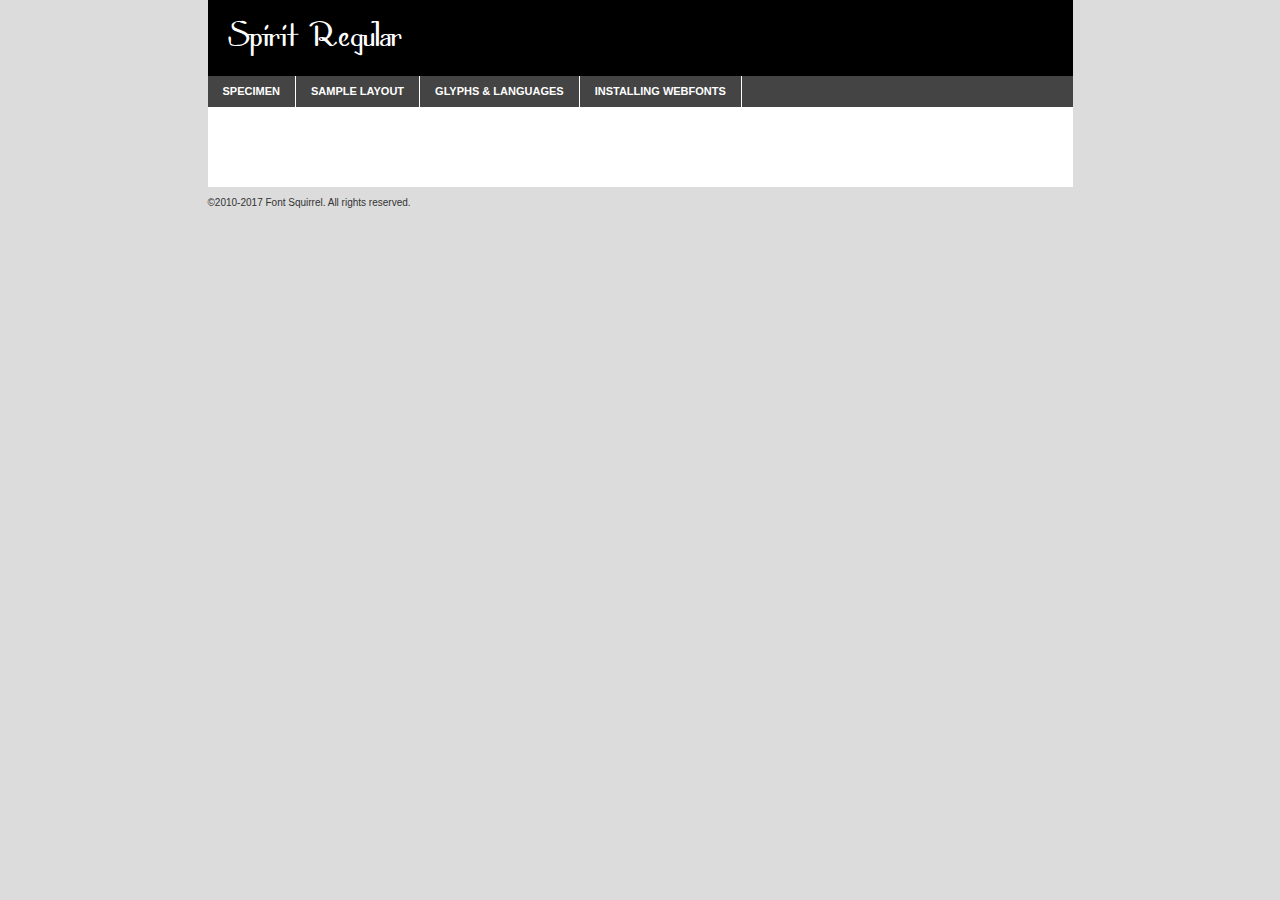
<file: code/fonts/spirit/spirit-demo.html>
<!DOCTYPE html PUBLIC "-//W3C//DTD XHTML 1.0 Transitional//EN"
	"http://www.w3.org/TR/xhtml1/DTD/xhtml1-transitional.dtd">

<html xmlns="http://www.w3.org/1999/xhtml" xml:lang="en" lang="en">
<head>
	<meta http-equiv="Content-Type" content="text/html; charset=utf-8" />
	<script src="http://ajax.googleapis.com/ajax/libs/jquery/1.7.2/jquery.min.js" type="text/javascript" charset="utf-8"></script>
	<script type="text/javascript">
	(function($){$.fn.easyTabs=function(option){var param=jQuery.extend({fadeSpeed:"fast",defaultContent:1,activeClass:'active'},option);$(this).each(function(){var thisId="#"+this.id;if(param.defaultContent==''){param.defaultContent=1;}
	if(typeof param.defaultContent=="number")
	{var defaultTab=$(thisId+" .tabs li:eq("+(param.defaultContent-1)+") a").attr('href').substr(1);}else{var defaultTab=param.defaultContent;}
	$(thisId+" .tabs li a").each(function(){var tabToHide=$(this).attr('href').substr(1);$("#"+tabToHide).addClass('easytabs-tab-content');});hideAll();changeContent(defaultTab);function hideAll(){$(thisId+" .easytabs-tab-content").hide();}
	function changeContent(tabId){hideAll();$(thisId+" .tabs li").removeClass(param.activeClass);$(thisId+" .tabs li a[href=#"+tabId+"]").closest('li').addClass(param.activeClass);if(param.fadeSpeed!="none")
	{$(thisId+" #"+tabId).fadeIn(param.fadeSpeed);}else{$(thisId+" #"+tabId).show();}}
	$(thisId+" .tabs li").click(function(){var tabId=$(this).find('a').attr('href').substr(1);changeContent(tabId);return false;});});}})(jQuery);
	</script>
	<link rel="stylesheet" href="specimen_files/specimen_stylesheet.css" type="text/css" charset="utf-8" />
	<link rel="stylesheet" href="stylesheet.css" type="text/css" charset="utf-8" />

	<style type="text/css">
					body{
				font-family: 'spiritregular';
							}
		</style>

	<title>Spirit Regular Specimen</title>
	
	
	<script type="text/javascript" charset="utf-8">
		$(document).ready(function() {
			$('#container').easyTabs({defaultContent:1});
		});
	</script>
</head>

<body>
<div id="container">
	<div id="header">
		Spirit Regular	</div>
	<ul class="tabs">
		<li><a href="#specimen">Specimen</a></li>
		<li><a href="#layout">Sample Layout</a></li>
				<li><a href="#glyphs">Glyphs &amp; Languages</a></li>
		<li><a href="#installing">Installing Webfonts</a></li>
		
	</ul>
	
	<div id="main_content">

		
			<div id="specimen">
		
				<div class="section">
					<div class="grid12 firstcol">
						<div class="huge">AaBb</div>
					</div>
				</div>
		
				<div class="section">
					<div class="glyph_range">A&#x200B;B&#x200b;C&#x200b;D&#x200b;E&#x200b;F&#x200b;G&#x200b;H&#x200b;I&#x200b;J&#x200b;K&#x200b;L&#x200b;M&#x200b;N&#x200b;O&#x200b;P&#x200b;Q&#x200b;R&#x200b;S&#x200b;T&#x200b;U&#x200b;V&#x200b;W&#x200b;X&#x200b;Y&#x200b;Z&#x200b;a&#x200b;b&#x200b;c&#x200b;d&#x200b;e&#x200b;f&#x200b;g&#x200b;h&#x200b;i&#x200b;j&#x200b;k&#x200b;l&#x200b;m&#x200b;n&#x200b;o&#x200b;p&#x200b;q&#x200b;r&#x200b;s&#x200b;t&#x200b;u&#x200b;v&#x200b;w&#x200b;x&#x200b;y&#x200b;z&#x200b;1&#x200b;2&#x200b;3&#x200b;4&#x200b;5&#x200b;6&#x200b;7&#x200b;8&#x200b;9&#x200b;0&#x200b;&amp;&#x200b;.&#x200b;,&#x200b;?&#x200b;!&#x200b;&#64;&#x200b;(&#x200b;)&#x200b;#&#x200b;$&#x200b;%&#x200b;*&#x200b;+&#x200b;-&#x200b;=&#x200b;:&#x200b;;</div>
				</div>
				<div class="section">
					<div class="grid12 firstcol">
						<table class="sample_table">
							<tr><td>10</td><td class="size10">abcdefghijklmnopqrstuvwxyzABCDEFGHIJKLMNOPQRSTUVWXYZ0123456789abcdefghijklmnopqrstuvwxyzABCDEFGHIJKLMNOPQRSTUVWXYZ0123456789abcdefghijklmnopqrstuvwxyzABCDEFGHIJKLMNOPQRSTUVWXYZ</td></tr>
							<tr><td>11</td><td class="size11">abcdefghijklmnopqrstuvwxyzABCDEFGHIJKLMNOPQRSTUVWXYZ0123456789abcdefghijklmnopqrstuvwxyzABCDEFGHIJKLMNOPQRSTUVWXYZ0123456789abcdefghijklmnopqrstuvwxyzABCDEFGHIJKLMNOPQRSTUVWXYZ</td></tr>
							<tr><td>12</td><td class="size12">abcdefghijklmnopqrstuvwxyzABCDEFGHIJKLMNOPQRSTUVWXYZ0123456789abcdefghijklmnopqrstuvwxyzABCDEFGHIJKLMNOPQRSTUVWXYZ0123456789abcdefghijklmnopqrstuvwxyzABCDEFGHIJKLMNOPQRSTUVWXYZ</td></tr>
							<tr><td>13</td><td class="size13">abcdefghijklmnopqrstuvwxyzABCDEFGHIJKLMNOPQRSTUVWXYZ0123456789abcdefghijklmnopqrstuvwxyzABCDEFGHIJKLMNOPQRSTUVWXYZ0123456789abcdefghijklmnopqrstuvwxyzABCDEFGHIJKLMNOPQRSTUVWXYZ</td></tr>
							<tr><td>14</td><td class="size14">abcdefghijklmnopqrstuvwxyzABCDEFGHIJKLMNOPQRSTUVWXYZ0123456789abcdefghijklmnopqrstuvwxyzABCDEFGHIJKLMNOPQRSTUVWXYZ0123456789abcdefghijklmnopqrstuvwxyzABCDEFGHIJKLMNOPQRSTUVWXYZ</td></tr>
							<tr><td>16</td><td class="size16">abcdefghijklmnopqrstuvwxyzABCDEFGHIJKLMNOPQRSTUVWXYZ0123456789abcdefghijklmnopqrstuvwxyzABCDEFGHIJKLMNOPQRSTUVWXYZ</td></tr>
							<tr><td>18</td><td class="size18">abcdefghijklmnopqrstuvwxyzABCDEFGHIJKLMNOPQRSTUVWXYZ0123456789abcdefghijklmnopqrstuvwxyzABCDEFGHIJKLMNOPQRSTUVWXYZ</td></tr>
							<tr><td>20</td><td class="size20">abcdefghijklmnopqrstuvwxyzABCDEFGHIJKLMNOPQRSTUVWXYZ0123456789abcdefghijklmnopqrstuvwxyzABCDEFGHIJKLMNOPQRSTUVWXYZ</td></tr>
							<tr><td>24</td><td class="size24">abcdefghijklmnopqrstuvwxyzABCDEFGHIJKLMNOPQRSTUVWXYZ0123456789abcdefghijklmnopqrstuvwxyzABCDEFGHIJKLMNOPQRSTUVWXYZ</td></tr>
							<tr><td>30</td><td class="size30">abcdefghijklmnopqrstuvwxyzABCDEFGHIJKLMNOPQRSTUVWXYZ0123456789abcdefghijklmnopqrstuvwxyzABCDEFGHIJKLMNOPQRSTUVWXYZ</td></tr>
							<tr><td>36</td><td class="size36">abcdefghijklmnopqrstuvwxyzABCDEFGHIJKLMNOPQRSTUVWXYZ0123456789abcdefghijklmnopqrstuvwxyzABCDEFGHIJKLMNOPQRSTUVWXYZ</td></tr>
							<tr><td>48</td><td class="size48">abcdefghijklmnopqrstuvwxyzABCDEFGHIJKLMNOPQRSTUVWXYZ0123456789abcdefghijklmnopqrstuvwxyzABCDEFGHIJKLMNOPQRSTUVWXYZ</td></tr>
							<tr><td>60</td><td class="size60">abcdefghijklmnopqrstuvwxyzABCDEFGHIJKLMNOPQRSTUVWXYZ0123456789abcdefghijklmnopqrstuvwxyzABCDEFGHIJKLMNOPQRSTUVWXYZ</td></tr>
							<tr><td>72</td><td class="size72">abcdefghijklmnopqrstuvwxyzABCDEFGHIJKLMNOPQRSTUVWXYZ0123456789abcdefghijklmnopqrstuvwxyzABCDEFGHIJKLMNOPQRSTUVWXYZ</td></tr>
							<tr><td>90</td><td class="size90">abcdefghijklmnopqrstuvwxyzABCDEFGHIJKLMNOPQRSTUVWXYZ0123456789abcdefghijklmnopqrstuvwxyzABCDEFGHIJKLMNOPQRSTUVWXYZ</td></tr>
						</table>
				
					</div>
			
				</div>
		
		
		
								<div class="section" id="bodycomparison">


										<div id="xheight">
				<div class="fontbody">&#x25FC;&#x25FC;&#x25FC;&#x25FC;&#x25FC;&#x25FC;&#x25FC;&#x25FC;&#x25FC;&#x25FC;&#x25FC;&#x25FC;&#x25FC;&#x25FC;&#x25FC;&#x25FC;&#x25FC;&#x25FC;&#x25FC;&#x25FC;&#x25FC;&#x25FC;&#x25FC;&#x25FC;&#x25FC;&#x25FC;&#x25FC;&#x25FC;&#x25FC;&#x25FC;&#x25FC;&#x25FC;&#x25FC;&#x25FC;&#x25FC;&#x25FC;&#x25FC;&#x25FC;&#x25FC;&#x25FC;&#x25FC;&#x25FC;&#x25FC;&#x25FC;&#x25FC;&#x25FC;&#x25FC;&#x25FC;&#x25FC;&#x25FC;&#x25FC;&#x25FC;&#x25FC;&#x25FC;&#x25FC;&#x25FC;&#x25FC;&#x25FC;&#x25FC;&#x25FC;&#x25FC;&#x25FC;&#x25FC;&#x25FC;&#x25FC;&#x25FC;&#x25FC;&#x25FC;&#x25FC;&#x25FC;&#x25FC;&#x25FC;&#x25FC;&#x25FC;&#x25FC;&#x25FC;&#x25FC;&#x25FC;&#x25FC;&#x25FC;&#x25FC;&#x25FC;&#x25FC;&#x25FC;&#x25FC;&#x25FC;&#x25FC;&#x25FC;&#x25FC;&#x25FC;&#x25FC;&#x25FC;&#x25FC;&#x25FC;&#x25FC;&#x25FC;&#x25FC;&#x25FC;&#x25FC;body</div><div class="arialbody">body</div><div class="verdanabody">body</div><div class="georgiabody">body</div></div>
										<div class="fontbody" style="z-index:1">
											body<span>Spirit Regular</span>
										</div>
										<div class="arialbody" style="z-index:1">
											body<span>Arial</span>
										</div>
										<div class="verdanabody" style="z-index:1">
											body<span>Verdana</span>
										</div>
										<div class="georgiabody" style="z-index:1">
											body<span>Georgia</span>
										</div>



								</div>
		
		
				<div class="section psample psample_row1" id="">
					
					<div class="grid2 firstcol">
						<p class="size10"><span>10.</span>Aenean lacinia bibendum nulla sed consectetur. Fusce dapibus, tellus ac cursus commodo, tortor mauris condimentum nibh, ut fermentum massa justo sit amet risus. Nullam id dolor id nibh ultricies vehicula ut id elit. Cum sociis natoque penatibus et magnis dis parturient montes, nascetur ridiculus mus. Nulla vitae elit libero, a pharetra augue.</p>
			
					</div>
					<div class="grid3">
						<p class="size11"><span>11.</span>Aenean lacinia bibendum nulla sed consectetur. Fusce dapibus, tellus ac cursus commodo, tortor mauris condimentum nibh, ut fermentum massa justo sit amet risus. Nullam id dolor id nibh ultricies vehicula ut id elit. Cum sociis natoque penatibus et magnis dis parturient montes, nascetur ridiculus mus. Nulla vitae elit libero, a pharetra augue.</p>
			
					</div>
					<div class="grid3">
						<p class="size12"><span>12.</span>Aenean lacinia bibendum nulla sed consectetur. Fusce dapibus, tellus ac cursus commodo, tortor mauris condimentum nibh, ut fermentum massa justo sit amet risus. Nullam id dolor id nibh ultricies vehicula ut id elit. Cum sociis natoque penatibus et magnis dis parturient montes, nascetur ridiculus mus. Nulla vitae elit libero, a pharetra augue.</p>
			
					</div>
					<div class="grid4">
						<p class="size13"><span>13.</span>Aenean lacinia bibendum nulla sed consectetur. Fusce dapibus, tellus ac cursus commodo, tortor mauris condimentum nibh, ut fermentum massa justo sit amet risus. Nullam id dolor id nibh ultricies vehicula ut id elit. Cum sociis natoque penatibus et magnis dis parturient montes, nascetur ridiculus mus. Nulla vitae elit libero, a pharetra augue.</p>
			
					</div>
					<div class="white_blend"></div>
					
				</div>
				<div class="section psample psample_row2" id="">
					<div class="grid3 firstcol">
						<p class="size14"><span>14.</span>Aenean lacinia bibendum nulla sed consectetur. Fusce dapibus, tellus ac cursus commodo, tortor mauris condimentum nibh, ut fermentum massa justo sit amet risus. Nullam id dolor id nibh ultricies vehicula ut id elit. Cum sociis natoque penatibus et magnis dis parturient montes, nascetur ridiculus mus. Nulla vitae elit libero, a pharetra augue.</p>
			
					</div>
					<div class="grid4">
						<p class="size16"><span>16.</span>Aenean lacinia bibendum nulla sed consectetur. Fusce dapibus, tellus ac cursus commodo, tortor mauris condimentum nibh, ut fermentum massa justo sit amet risus. Nullam id dolor id nibh ultricies vehicula ut id elit. Cum sociis natoque penatibus et magnis dis parturient montes, nascetur ridiculus mus. Nulla vitae elit libero, a pharetra augue.</p>
			
					</div>
					<div class="grid5">
						<p class="size18"><span>18.</span>Aenean lacinia bibendum nulla sed consectetur. Fusce dapibus, tellus ac cursus commodo, tortor mauris condimentum nibh, ut fermentum massa justo sit amet risus. Nullam id dolor id nibh ultricies vehicula ut id elit. Cum sociis natoque penatibus et magnis dis parturient montes, nascetur ridiculus mus. Nulla vitae elit libero, a pharetra augue.</p>
			
					</div>

					<div class="white_blend"></div>

				</div>
				
				<div class="section psample psample_row3" id="">
					<div class="grid5 firstcol">
						<p class="size20"><span>20.</span>Aenean lacinia bibendum nulla sed consectetur. Fusce dapibus, tellus ac cursus commodo, tortor mauris condimentum nibh, ut fermentum massa justo sit amet risus. Nullam id dolor id nibh ultricies vehicula ut id elit. Cum sociis natoque penatibus et magnis dis parturient montes, nascetur ridiculus mus. Nulla vitae elit libero, a pharetra augue.</p>
					</div>
					<div class="grid7">
						<p class="size24"><span>24.</span>Aenean lacinia bibendum nulla sed consectetur. Fusce dapibus, tellus ac cursus commodo, tortor mauris condimentum nibh, ut fermentum massa justo sit amet risus. Nullam id dolor id nibh ultricies vehicula ut id elit. Cum sociis natoque penatibus et magnis dis parturient montes, nascetur ridiculus mus. Nulla vitae elit libero, a pharetra augue.</p>
					</div>
					
					<div class="white_blend"></div>
					
				</div>
				
				<div class="section psample psample_row4" id="">
					<div class="grid12 firstcol">
						<p class="size30"><span>30.</span>Aenean lacinia bibendum nulla sed consectetur. Fusce dapibus, tellus ac cursus commodo, tortor mauris condimentum nibh, ut fermentum massa justo sit amet risus. Nullam id dolor id nibh ultricies vehicula ut id elit. Cum sociis natoque penatibus et magnis dis parturient montes, nascetur ridiculus mus. Nulla vitae elit libero, a pharetra augue.</p>
					</div>
					<div class="white_blend"></div>
					
				</div>
				
				
				
				<div class="section psample psample_row1 fullreverse">
					<div class="grid2 firstcol">
						<p class="size10"><span>10.</span>Aenean lacinia bibendum nulla sed consectetur. Fusce dapibus, tellus ac cursus commodo, tortor mauris condimentum nibh, ut fermentum massa justo sit amet risus. Nullam id dolor id nibh ultricies vehicula ut id elit. Cum sociis natoque penatibus et magnis dis parturient montes, nascetur ridiculus mus. Nulla vitae elit libero, a pharetra augue.</p>
			
					</div>
					<div class="grid3">
						<p class="size11"><span>11.</span>Aenean lacinia bibendum nulla sed consectetur. Fusce dapibus, tellus ac cursus commodo, tortor mauris condimentum nibh, ut fermentum massa justo sit amet risus. Nullam id dolor id nibh ultricies vehicula ut id elit. Cum sociis natoque penatibus et magnis dis parturient montes, nascetur ridiculus mus. Nulla vitae elit libero, a pharetra augue.</p>
			
					</div>
					<div class="grid3">
						<p class="size12"><span>12.</span>Aenean lacinia bibendum nulla sed consectetur. Fusce dapibus, tellus ac cursus commodo, tortor mauris condimentum nibh, ut fermentum massa justo sit amet risus. Nullam id dolor id nibh ultricies vehicula ut id elit. Cum sociis natoque penatibus et magnis dis parturient montes, nascetur ridiculus mus. Nulla vitae elit libero, a pharetra augue.</p>
			
					</div>
					<div class="grid4">
						<p class="size13"><span>13.</span>Aenean lacinia bibendum nulla sed consectetur. Fusce dapibus, tellus ac cursus commodo, tortor mauris condimentum nibh, ut fermentum massa justo sit amet risus. Nullam id dolor id nibh ultricies vehicula ut id elit. Cum sociis natoque penatibus et magnis dis parturient montes, nascetur ridiculus mus. Nulla vitae elit libero, a pharetra augue.</p>
			
					</div>
					<div class="black_blend"></div>
					
				</div>
				
				<div class="section psample psample_row2 fullreverse">
					<div class="grid3 firstcol">
						<p class="size14"><span>14.</span>Aenean lacinia bibendum nulla sed consectetur. Fusce dapibus, tellus ac cursus commodo, tortor mauris condimentum nibh, ut fermentum massa justo sit amet risus. Nullam id dolor id nibh ultricies vehicula ut id elit. Cum sociis natoque penatibus et magnis dis parturient montes, nascetur ridiculus mus. Nulla vitae elit libero, a pharetra augue.</p>
			
					</div>
					<div class="grid4">
						<p class="size16"><span>16.</span>Aenean lacinia bibendum nulla sed consectetur. Fusce dapibus, tellus ac cursus commodo, tortor mauris condimentum nibh, ut fermentum massa justo sit amet risus. Nullam id dolor id nibh ultricies vehicula ut id elit. Cum sociis natoque penatibus et magnis dis parturient montes, nascetur ridiculus mus. Nulla vitae elit libero, a pharetra augue.</p>
			
					</div>
					<div class="grid5">
						<p class="size18"><span>18.</span>Aenean lacinia bibendum nulla sed consectetur. Fusce dapibus, tellus ac cursus commodo, tortor mauris condimentum nibh, ut fermentum massa justo sit amet risus. Nullam id dolor id nibh ultricies vehicula ut id elit. Cum sociis natoque penatibus et magnis dis parturient montes, nascetur ridiculus mus. Nulla vitae elit libero, a pharetra augue.</p>
			
					</div>
					<div class="black_blend"></div>

				</div>
				
				<div class="section psample fullreverse psample_row3" id="">
					<div class="grid5 firstcol">
						<p class="size20"><span>20.</span>Aenean lacinia bibendum nulla sed consectetur. Fusce dapibus, tellus ac cursus commodo, tortor mauris condimentum nibh, ut fermentum massa justo sit amet risus. Nullam id dolor id nibh ultricies vehicula ut id elit. Cum sociis natoque penatibus et magnis dis parturient montes, nascetur ridiculus mus. Nulla vitae elit libero, a pharetra augue.</p>
					</div>
					<div class="grid7">
						<p class="size24"><span>24.</span>Aenean lacinia bibendum nulla sed consectetur. Fusce dapibus, tellus ac cursus commodo, tortor mauris condimentum nibh, ut fermentum massa justo sit amet risus. Nullam id dolor id nibh ultricies vehicula ut id elit. Cum sociis natoque penatibus et magnis dis parturient montes, nascetur ridiculus mus. Nulla vitae elit libero, a pharetra augue.</p>
					</div>
					
					<div class="black_blend"></div>
					
				</div>
				
				<div class="section psample fullreverse psample_row4" id="" style="border-bottom: 20px #000 solid;">
					<div class="grid12 firstcol">
						<p class="size30"><span>30.</span>Aenean lacinia bibendum nulla sed consectetur. Fusce dapibus, tellus ac cursus commodo, tortor mauris condimentum nibh, ut fermentum massa justo sit amet risus. Nullam id dolor id nibh ultricies vehicula ut id elit. Cum sociis natoque penatibus et magnis dis parturient montes, nascetur ridiculus mus. Nulla vitae elit libero, a pharetra augue.</p>
					</div>
					<div class="black_blend"></div>
					
				</div>
				
				
				
				
			</div>
			
			<div id="layout">
				
				<div class="section">
					
					<div class="grid12 firstcol">
						<h1>Lorem Ipsum Dolor</h1>
						<h2>Etiam porta sem malesuada magna mollis euismod</h2>
						
						<p class="byline">By <a href="#link">Aenean Lacinia</a></p>
					</div>
				</div>
				<div class="section">
					<div class="grid8 firstcol">
						<p class="large">Donec sed odio dui. Morbi leo risus, porta ac consectetur ac, vestibulum at eros. Fusce dapibus, tellus ac cursus commodo, tortor mauris condimentum nibh, ut fermentum massa justo sit amet risus. </p>

						
						<h3>Pellentesque ornare sem</h3>

						<p>Maecenas sed diam eget risus varius blandit sit amet non magna. Maecenas faucibus mollis interdum. Donec ullamcorper nulla non metus auctor fringilla. Nullam id dolor id nibh ultricies vehicula ut id elit. Nullam id dolor id nibh ultricies vehicula ut id elit. </p>

						<p>Aenean eu leo quam. Pellentesque ornare sem lacinia quam venenatis vestibulum. Lorem ipsum dolor sit amet, consectetur adipiscing elit. Cum sociis natoque penatibus et magnis dis parturient montes, nascetur ridiculus mus. </p>

						<p>Nulla vitae elit libero, a pharetra augue. Praesent commodo cursus magna, vel scelerisque nisl consectetur et. Aenean lacinia bibendum nulla sed consectetur. </p>

						<p>Nullam quis risus eget urna mollis ornare vel eu leo. Nullam quis risus eget urna mollis ornare vel eu leo. Maecenas sed diam eget risus varius blandit sit amet non magna. Donec ullamcorper nulla non metus auctor fringilla. </p>

						<h3>Cras mattis consectetur</h3>

						<p>Aenean eu leo quam. Pellentesque ornare sem lacinia quam venenatis vestibulum. Aenean lacinia bibendum nulla sed consectetur. Integer posuere erat a ante venenatis dapibus posuere velit aliquet. Cras mattis consectetur purus sit amet fermentum. </p>

						<p>Nullam id dolor id nibh ultricies vehicula ut id elit. Nullam quis risus eget urna mollis ornare vel eu leo. Cras mattis consectetur purus sit amet fermentum.</p>
					</div>
					
					<div class="grid4 sidebar">
						
						<div class="box reverse">
							<p class="last">Nullam quis risus eget urna mollis ornare vel eu leo. Donec ullamcorper nulla non metus auctor fringilla. Cras mattis consectetur purus sit amet fermentum. Sed posuere consectetur est at lobortis. Lorem ipsum dolor sit amet, consectetur adipiscing elit. </p>
						</div>
						
						<p class="caption">Maecenas sed diam eget risus varius.</p>

						<p>Vestibulum id ligula porta felis euismod semper. Integer posuere erat a ante venenatis dapibus posuere velit aliquet. Vestibulum id ligula porta felis euismod semper. Sed posuere consectetur est at lobortis. Maecenas sed diam eget risus varius blandit sit amet non magna. Fusce dapibus, tellus ac cursus commodo, tortor mauris condimentum nibh, ut fermentum massa justo sit amet risus. </p>

					

						<p>Duis mollis, est non commodo luctus, nisi erat porttitor ligula, eget lacinia odio sem nec elit. Aenean lacinia bibendum nulla sed consectetur. Vivamus sagittis lacus vel augue laoreet rutrum faucibus dolor auctor. Aenean lacinia bibendum nulla sed consectetur. Nullam quis risus eget urna mollis ornare vel eu leo. </p>

						<p>Praesent commodo cursus magna, vel scelerisque nisl consectetur et. Donec ullamcorper nulla non metus auctor fringilla. Maecenas faucibus mollis interdum. Fusce dapibus, tellus ac cursus commodo, tortor mauris condimentum nibh, ut fermentum massa justo sit amet risus. </p>

					</div>
				</div>
				
			</div>


			



		<div id="glyphs">
			<div class="section">
				<div class="grid12 firstcol">
			
				<h1>Language Support</h1>
				<p>The subset of Spirit Regular in this kit supports the following languages:<br />
			
					English, Arrernte, Bislama, Cebuano, Fijian, Gilbertese, Hmong, Ibanag, Iloko_ilokano, Interglossa_glosa, Interlingua, Lojban, Norfolk_pitcairnese, Oromo, Rotokas, Seychelles_creole, Shona, Somali, Southern_ndebele, Swahili, Swati_swazi, Tok_pisin, Warlpiri, Xhosa, Zulu, Latinbasic, Demo				</p>
				<h1>Glyph Chart</h1>
				<p>The subset of Spirit Regular in this kit includes all the glyphs listed below. Unicode entities are included above each glyph to help you insert individual characters into your layout.</p>
				<div id="glyph_chart">
			
																				 <div><p>&amp;#32;</p>&#32;</div>
																				 <div><p>&amp;#33;</p>&#33;</div>
																				 <div><p>&amp;#46;</p>&#46;</div>
																				 <div><p>&amp;#48;</p>&#48;</div>
																				 <div><p>&amp;#49;</p>&#49;</div>
																				 <div><p>&amp;#50;</p>&#50;</div>
																				 <div><p>&amp;#51;</p>&#51;</div>
																				 <div><p>&amp;#52;</p>&#52;</div>
																				 <div><p>&amp;#53;</p>&#53;</div>
																				 <div><p>&amp;#54;</p>&#54;</div>
																				 <div><p>&amp;#55;</p>&#55;</div>
																				 <div><p>&amp;#56;</p>&#56;</div>
																				 <div><p>&amp;#57;</p>&#57;</div>
																				 <div><p>&amp;#63;</p>&#63;</div>
																				 <div><p>&amp;#65;</p>&#65;</div>
																				 <div><p>&amp;#66;</p>&#66;</div>
																				 <div><p>&amp;#67;</p>&#67;</div>
																				 <div><p>&amp;#68;</p>&#68;</div>
																				 <div><p>&amp;#69;</p>&#69;</div>
																				 <div><p>&amp;#70;</p>&#70;</div>
																				 <div><p>&amp;#71;</p>&#71;</div>
																				 <div><p>&amp;#72;</p>&#72;</div>
																				 <div><p>&amp;#73;</p>&#73;</div>
																				 <div><p>&amp;#74;</p>&#74;</div>
																				 <div><p>&amp;#75;</p>&#75;</div>
																				 <div><p>&amp;#76;</p>&#76;</div>
																				 <div><p>&amp;#77;</p>&#77;</div>
																				 <div><p>&amp;#78;</p>&#78;</div>
																				 <div><p>&amp;#79;</p>&#79;</div>
																				 <div><p>&amp;#80;</p>&#80;</div>
																				 <div><p>&amp;#81;</p>&#81;</div>
																				 <div><p>&amp;#82;</p>&#82;</div>
																				 <div><p>&amp;#83;</p>&#83;</div>
																				 <div><p>&amp;#84;</p>&#84;</div>
																				 <div><p>&amp;#85;</p>&#85;</div>
																				 <div><p>&amp;#86;</p>&#86;</div>
																				 <div><p>&amp;#87;</p>&#87;</div>
																				 <div><p>&amp;#88;</p>&#88;</div>
																				 <div><p>&amp;#89;</p>&#89;</div>
																				 <div><p>&amp;#90;</p>&#90;</div>
																				 <div><p>&amp;#97;</p>&#97;</div>
																				 <div><p>&amp;#98;</p>&#98;</div>
																				 <div><p>&amp;#99;</p>&#99;</div>
																				 <div><p>&amp;#100;</p>&#100;</div>
																				 <div><p>&amp;#101;</p>&#101;</div>
																				 <div><p>&amp;#102;</p>&#102;</div>
																				 <div><p>&amp;#103;</p>&#103;</div>
																				 <div><p>&amp;#104;</p>&#104;</div>
																				 <div><p>&amp;#105;</p>&#105;</div>
																				 <div><p>&amp;#106;</p>&#106;</div>
																				 <div><p>&amp;#107;</p>&#107;</div>
																				 <div><p>&amp;#108;</p>&#108;</div>
																				 <div><p>&amp;#109;</p>&#109;</div>
																				 <div><p>&amp;#110;</p>&#110;</div>
																				 <div><p>&amp;#111;</p>&#111;</div>
																				 <div><p>&amp;#112;</p>&#112;</div>
																				 <div><p>&amp;#113;</p>&#113;</div>
																				 <div><p>&amp;#114;</p>&#114;</div>
																				 <div><p>&amp;#115;</p>&#115;</div>
																				 <div><p>&amp;#116;</p>&#116;</div>
																				 <div><p>&amp;#117;</p>&#117;</div>
																				 <div><p>&amp;#118;</p>&#118;</div>
																				 <div><p>&amp;#119;</p>&#119;</div>
																				 <div><p>&amp;#120;</p>&#120;</div>
																				 <div><p>&amp;#121;</p>&#121;</div>
																				 <div><p>&amp;#122;</p>&#122;</div>
																				 <div><p>&amp;#160;</p>&#160;</div>
																				 <div><p>&amp;#224;</p>&#224;</div>
																				 <div><p>&amp;#8192;</p>&#8192;</div>
																				 <div><p>&amp;#8193;</p>&#8193;</div>
																				 <div><p>&amp;#8194;</p>&#8194;</div>
																				 <div><p>&amp;#8195;</p>&#8195;</div>
																				 <div><p>&amp;#8196;</p>&#8196;</div>
																				 <div><p>&amp;#8197;</p>&#8197;</div>
																				 <div><p>&amp;#8198;</p>&#8198;</div>
																				 <div><p>&amp;#8199;</p>&#8199;</div>
																				 <div><p>&amp;#8200;</p>&#8200;</div>
																				 <div><p>&amp;#8201;</p>&#8201;</div>
																				 <div><p>&amp;#8202;</p>&#8202;</div>
																				 <div><p>&amp;#8239;</p>&#8239;</div>
																				 <div><p>&amp;#8287;</p>&#8287;</div>
																				 <div><p>&amp;#9724;</p>&#9724;</div>
																																																</div>	
				</div>
		
		
			</div>
		</div>
		
		
		<div id="specs">
			
		</div>
	
		<div id="installing">
			<div class="section">
				<div class="grid7 firstcol">
					<h1>Installing Webfonts</h1>
					
					<p>Webfonts are supported by all major browser platforms but not all in the same way. There are currently four different font formats that must be included in order to target all browsers. This includes TTF, WOFF, EOT and SVG.</p>
					
					<h2>1. Upload your webfonts</h2>
					<p>You must upload your webfont kit to your website. They should be in or near the same directory as your CSS files.</p>
					
					<h2>2. Include the webfont stylesheet</h2>
					<p>A special CSS @font-face declaration helps the various browsers select the appropriate font it needs without causing you a bunch of headaches. Learn more about this syntax by reading the <a href="https://www.fontspring.com/blog/further-hardening-of-the-bulletproof-syntax">Fontspring blog post</a> about it. The code for it is as follows:</p>


<code>
@font-face{ 
	font-family: 'MyWebFont';
	src: url('WebFont.eot');
	src: url('WebFont.eot?#iefix') format('embedded-opentype'),
	     url('WebFont.woff') format('woff'),
	     url('WebFont.ttf') format('truetype'),
	     url('WebFont.svg#webfont') format('svg');
}
</code>

	<p>We've already gone ahead and generated the code for you. All you have to do is link to the stylesheet in your HTML, like this:</p>
	<code>&lt;link rel=&quot;stylesheet&quot; href=&quot;stylesheet.css&quot; type=&quot;text/css&quot; charset=&quot;utf-8&quot; /&gt;</code>

					<h2>3. Modify your own stylesheet</h2>
					<p>To take advantage of your new fonts, you must tell your stylesheet to use them. Look at the original @font-face declaration above and find the property called "font-family." The name linked there will be what you use to reference the font. Prepend that webfont name to the font stack in the "font-family" property, inside the selector you want to change. For example:</p>
<code>p { font-family: 'WebFont', Arial, sans-serif; }</code>

<h2>4. Test</h2>
<p>Getting webfonts to work cross-browser <em>can</em> be tricky. Use the information in the sidebar to help you if you find that fonts aren't loading in a particular browser.</p>
				</div>
				
				<div class="grid5 sidebar">
					<div class="box">
						<h2>Troubleshooting<br />Font-Face Problems</h2>
						<p>Having trouble getting your webfonts to load in your new website? Here are some tips to sort out what might be the problem.</p>

						<h3>Fonts not showing in any browser</h3>

						<p>This sounds like you need to work on the plumbing. You either did not upload the fonts to the correct directory, or you did not link the fonts properly in the CSS. If you've confirmed that all this is correct and you still have a problem, take a look at your .htaccess file and see if requests are getting intercepted.</p>

						<h3>Fonts not loading in iPhone or iPad</h3>

						<p>The most common problem here is that you are serving the fonts from an IIS server. IIS refuses to serve files that have unknown MIME types. If that is the case, you must set the MIME type for SVG to "image/svg+xml" in the server settings. Follow these instructions from Microsoft if you need help.</p>

						<h3>Fonts not loading in Firefox</h3>

						<p>The primary reason for this failure? You are still using a version Firefox older than 3.5. So upgrade already! If that isn't it, then you are very likely serving fonts from a different domain. Firefox requires that all font assets be served from the same domain. Lastly it is possible that you need to add WOFF to your list of MIME types (if you are serving via IIS.)</p>

						<h3>Fonts not loading in IE</h3>

						<p>Are you looking at Internet Explorer on an actual Windows machine or are you cheating by using a service like Adobe BrowserLab? Many of these screenshot services do not render @font-face for IE. Best to test it on a real machine.</p>

						<h3>Fonts not loading in IE9</h3>

						<p>IE9, like Firefox, requires that fonts be served from the same domain as the website. Make sure that is the case.</p>
					</div>
				</div>
			</div>
			
		</div>
	
	</div>
	<div id="footer">
		<p>&copy;2010-2017 Font Squirrel. All rights reserved.</p>
	</div>
</div>
</body>
</html>
</file>
<file: code/stylesheet.css>
/*FLIP-CARD: https://www.w3schools.com/howto/howto_css_flip_card.asp**/

@font-face {
    font-family: 'spirit';
    src: url('fonts/spirit/spirit-webfont.woff2') format('woff2');
    src: url('fonts/spirit/spirit-webfont.woff') format('woff');
}
@font-face{
    font-family:'comme_light';
    src: url('fonts/comme/comme-thin-webfont.woff') format('woff');
    src: url('fonts/comme/comme-thin-webfont.woff2') format('woff2')
}

@font-face{
    font-family: 'comme_reg';
    src: url('fonts/comme/comme-regular_1-webfont.woff') format('woff');
    src: url('fonts/comme/comme-regular_1-webfont.woff2') format('woff2');
}

:root{
    --orange: #fbaa71;
    --primary: var(--orange);

    --blue: #2685a8;
    --primary: var(--blue);

    --light_blue: #d8f6fa;
    --primary: var(--light_blue);
}

*{
    font-size: 100%;
    margin: 0;
    box-sizing: border-box;
}

.home h1{
    color: var(--blue);
    font-family: spirit, Arial, Helvetica, sans-serif;
    font-size: 4em;
    letter-spacing: .075em;
    text-align: center;
    margin: .75em 0 .65em;
}
.home h2{
    font-family: spirit, Arial, Helvetica, sans-serif;
    font-size: 3em;
    margin: .1em 0 .5em;
    text-align: center;
}

h3{
    color: var(--orange);
    font-family: comme_reg, Arial, Helvetica, sans-serif;
    font-size: 1.2em;
    text-align: center;
    margin: 1.5em 0 1em;
}
form{
    font-family: comme_light, Arial, Helvetica, sans-serif;
    width: 20%;
    margin: 0 auto;

    display: grid;
    grid-template-columns: 22.5% 22.5% 55%;
    grid-column-gap: .65rem;
    align-content: center;
}
.form1 input{
    width: 50px;
    align-self: center;
}
.form2{
    width: 50px;
    justify-self: right;
}
.form2 input{
    width: 100px;
}
form input{
    border-style: solid;
    border-width: 1px;
    padding: .25rem .5rem;
}
input[type=submit]{
    font-family: comme_light, Arial, Helvetica, sans-serif;
    font-size: .8rem;
    background-color: var(--light_blue);
    margin: 0 1rem;
    align-self: flex-end;
    max-width: 80px;
}
input[type=text]{
    font-family: comme_light, Arial, Helvetica, sans-serif;
    font-size: .8rem;
}


.flip-card {
    background-color: transparent;
    perspective: 1000px; /* Remove this if you don't want the 3D effect */
  }
.flip-card-front{
    display: flex;
    flex-flow: row wrap;
    justify-content: space-around;
    margin: 1em 0 7em;
    perspective: 1000px;
}
.flip-card-front input[type="image"]{
    margin: 1em .5em;
    border-radius: 17px;
    box-shadow: 0 5px 10px 4px lightgray;
}
.flip-card-front input[type="image"]:hover{
    box-shadow: 0 5px 10px 4px #b3afaf;

}

    .flip-card-back{
        position: absolute;
        z-index: 1;
        top: 300px;
        left: 2em;

        display: flex;
        flex-flow: row wrap;
        justify-content: center;

        margin: 2em 7em;
        max-width: 80%;

        transition: transform 0.8s;
        transform-style: preserve-3d;

    }

    .flip-card-back img{
        margin: 1em .5em;
        border-radius: 17px;
        box-shadow: 0 5px 10px 4px lightgray;
        max-height: 210px;
    }

    .flip-card-front, .flip-card-back {
        position: relative;
        -webkit-backface-visibility: hidden; /* Safari */
        backface-visibility: hidden;
    }
    .flip-card:hover .flip-card-back {
        transform: rotateY(180deg);
    }


 
    
.scroll{
    box-sizing: border-box;
    margin: 13% 0;
    height: 100%;
}
.about{
    background-color: var(--light_blue);
    box-sizing: border-box;
    margin: auto;
    padding: 2em 16.5% 4em;
    
}
.about header{
    font-family: spirit;
    font-size: 2.5em;
    margin: 1em 0;
}
.about p{
    font-family: comme_light;
    font-size: 1.2em;
    line-height: 2em;
    margin: 1em 0;
    text-shadow: .25px .25px .2px black;
}


    /* POP-UP **/
    
    button:hover{
        cursor: pointer;
    }

    button{
        background-color: transparent;
        border: 0;
    }

    .pop-up{
        position: fixed;
        z-index: 1;
        top: 0;
        left: 0;

        background: rgba(216, 246, 250, 0.7);

        height: 100%;
        width: 100%;
    }
    .pop-up_box{
        opacity: 100%;
        background-color: white;
        max-width: 70%;

        margin: auto;
        position: absolute;
        top: 12.5%;
        left: 15%;

        padding: 4em;

        display: grid;
        grid-template-columns: 50% 50%;
        grid-template-rows: 20% 80%;
        align-items: center;
    }

    .pop-up_box img{
        border-radius: 17px;
        box-shadow: 0 5px 10px 4px lightgray;
        grid-area: 1/1/3/2;
        max-width: 80%;
    }
    .pop-up_box h1{
        font-family: spirit;
        font-size: 2.5em;
    }
    .pop-up_box p{
        font-family: comme_light;
        font-size: 1em;
        text-align: start;
    }
</file>
<file: code/fonts/comme/stylesheet.css>
/*! Generated by Font Squirrel (https://www.fontsquirrel.com) on January 25, 2020 */



@font-face {
    font-family: 'commebold';
    src: url('comme-bold-webfont.woff2') format('woff2'),
         url('comme-bold-webfont.woff') format('woff');
    font-weight: normal;
    font-style: normal;

}




@font-face {
    font-family: 'commeextrabold';
    src: url('comme-extrabold-webfont.woff2') format('woff2'),
         url('comme-extrabold-webfont.woff') format('woff');
    font-weight: normal;
    font-style: normal;

}




@font-face {
    font-family: 'commeextralight';
    src: url('comme-extralight-webfont.woff2') format('woff2'),
         url('comme-extralight-webfont.woff') format('woff');
    font-weight: normal;
    font-style: normal;

}




@font-face {
    font-family: 'commeheavy';
    src: url('comme-heavy-webfont.woff2') format('woff2'),
         url('comme-heavy-webfont.woff') format('woff');
    font-weight: normal;
    font-style: normal;

}




@font-face {
    font-family: 'commelight';
    src: url('comme-light-webfont.woff2') format('woff2'),
         url('comme-light-webfont.woff') format('woff');
    font-weight: normal;
    font-style: normal;

}




@font-face {
    font-family: 'commemedium';
    src: url('comme-medium-webfont.woff2') format('woff2'),
         url('comme-medium-webfont.woff') format('woff');
    font-weight: normal;
    font-style: normal;

}




@font-face {
    font-family: 'commeregular';
    src: url('comme-regular_1-webfont.woff2') format('woff2'),
         url('comme-regular_1-webfont.woff') format('woff');
    font-weight: normal;
    font-style: normal;

}




@font-face {
    font-family: 'commesemibold';
    src: url('comme-semibold-webfont.woff2') format('woff2'),
         url('comme-semibold-webfont.woff') format('woff');
    font-weight: normal;
    font-style: normal;

}




@font-face {
    font-family: 'commethin';
    src: url('comme-thin-webfont.woff2') format('woff2'),
         url('comme-thin-webfont.woff') format('woff');
    font-weight: normal;
    font-style: normal;

}
</file>
<file: code/fonts/spirit/stylesheet.css>
/*! Generated by Font Squirrel (https://www.fontsquirrel.com) on January 25, 2020 */



@font-face {
    font-family: 'spiritregular';
    src: url('spirit-webfont.woff2') format('woff2'),
         url('spirit-webfont.woff') format('woff');
    font-weight: normal;
    font-style: normal;

}
</file>
<file: code/fonts/comme/specimen_files/specimen_stylesheet.css>
@import url('grid_12-825-55-15.css');

/*  
	CSS Reset by Eric Meyer - Released under Public Domain
    http://meyerweb.com/eric/tools/css/reset/
*/
html, body, div, span, applet, object, iframe,
h1, h2, h3, h4, h5, h6, p, blockquote, pre,
a, abbr, acronym, address, big, cite, code,
del, dfn, em, font, img, ins, kbd, q, s, samp,
small, strike, strong, sub, sup, tt, var,
b, u, i, center, dl, dt, dd, ol, ul, li,
fieldset, form, label, legend, table, 
caption, tbody, tfoot, thead, tr, th, td 
                  {margin: 0;padding: 0;border: 0;outline: 0;
                  font-size: 100%;vertical-align: baseline;
                  background: transparent;}
body              {line-height: 1;}
ol, ul            {list-style: none;}
blockquote, q     {quotes: none;}
blockquote:before, blockquote:after,
q:before, q:after {content: '';	content: none;}
:focus            {outline: 0;}
ins               {text-decoration: none;}
del               {text-decoration: line-through;}
table             {border-collapse: collapse;border-spacing: 0;}




body {
	color: #000;
	background-color: #dcdcdc;
}

a {
	text-decoration: none;
	color: #1883ba;
}

h1{
	font-size: 32px;
	font-weight: normal;
	font-style: normal;
	margin-bottom: 18px;
}

h2{
	font-size: 18px;
}

#container {
	width: 865px;
	margin: 0px auto;
}


#header {
	padding: 20px;
	font-size: 36px;
	background-color: #000;
	color: #fff;
}

#header span {
	color: #666;
}
#main_content {
	background-color: #fff;
	padding: 60px 20px 20px;
}


#footer p {
	margin: 0;
	padding-top: 10px;
	padding-bottom: 50px;
	color: #333;
	font: 10px Arial, sans-serif;
}

.tabs {
	width: 100%;
	height: 31px;
	background-color: #444;
}
.tabs li {
	float:  left;
	margin: 0;
	overflow: hidden;
	background-color: #444;
}
.tabs li a {
	display: block;
	color: #fff;
	text-decoration: none;
	font: bold 11px/11px 'Arial';
	text-transform: uppercase;
	padding: 10px 15px;
	border-right: 1px solid #fff;
}

.tabs li a:hover {
		background-color: #00b3ff;

}

.tabs li.active a {
	color:  #000;
	background-color: #fff;
}



div.huge {
	
	font-size: 300px;
	line-height: 1em;
	padding: 0;
	letter-spacing: -.02em;
	overflow: hidden;
}
div.glyph_range {
	font-size: 72px;
	line-height: 1.1em;
}

.size10{ font-size: 10px; }
.size11{ font-size: 11px; }
.size12{ font-size: 12px; }
.size13{ font-size: 13px; }
.size14{ font-size: 14px; }
.size16{ font-size: 16px; }
.size18{ font-size: 18px; }
.size20{ font-size: 20px; }
.size24{ font-size: 24px; }
.size30{ font-size: 30px; }
.size36{ font-size: 36px; }
.size48{ font-size: 48px; }
.size60{ font-size: 60px; }
.size72{ font-size: 72px; }
.size90{ font-size: 90px; }


.psample_row1 {	height: 120px;}
.psample_row1 {	height: 120px;}
.psample_row2 {	height: 160px;}
.psample_row3 {	height: 160px;}
.psample_row4 {	height: 160px;}

.psample {
	overflow: hidden;
	position: relative;
}
.psample p {
	line-height: 1.3em;
	display: block;
	overflow: hidden;
	margin: 0;
}

.psample span {
	margin-right: .5em;
}

.white_blend {
	width: 100%;
	height: 61px;
	background-image: url([data-uri]);
	position: absolute;
	bottom: 0;
}
.black_blend {
	width: 100%;
	height: 61px;
	background-image: url([data-uri]);
	position: absolute;
	bottom: 0;
}
.fullreverse {
	background:  #000 !important;
	color:  #fff !important;
	margin-left: -20px;
	padding-left: 20px;
	margin-right: -20px;
	padding-right: 20px;
	padding: 20px;
	margin-bottom:0;
}


.sample_table td {
	padding-top: 3px;
	padding-bottom:5px;
	padding-left: 5px;
	vertical-align: middle;
	line-height: 1.2em;
}

.sample_table td:first-child {
	background-color: #eee;
	text-align: right;
	padding-right: 5px;
	padding-left: 0;
	padding: 5px;
	font: 11px/12px "Courier New", Courier, mono;
}

code {
	white-space: pre;
	background-color: #eee;
	display: block;
	padding: 10px;
	margin-bottom: 18px;
	overflow: auto;
}


.bottom,.last 	{margin-bottom:0 !important; padding-bottom:0 !important;}

.box  { 
  padding: 18px; 
  margin-bottom: 18px; 
  background: #eee; 
}

.reverse,.reversed { background:  #000 !important;color:  #fff !important; border: none !important;}

#bodycomparison {
	position: relative;
	overflow: hidden;
	font-size: 72px;
	height: 90px;
	white-space: nowrap;
}

#bodycomparison div{
	font-size: 72px;
	line-height: 90px;
	display: inline;
	margin: 0 15px 0 0;
	padding: 0;
}

#bodycomparison div span{
	font: 10px Arial;
	position: absolute;
	left: 0;
}
#xheight {
	float: none;
	position: absolute;
	color: #d9f3ff;
	font-size: 72px;
	line-height: 90px;
}

.fontbody {
 position: relative;
}
.arialbody{
	font-family: Arial;
	position: relative;
}
.verdanabody{
	font-family: Verdana;
	position: relative;
}
.georgiabody{
	font-family: Georgia;
	position: relative;
}

/* @group Layout page
 */

#layout h1 {
	font-size: 36px;
	line-height: 42px;
	font-weight: normal;
	font-style: normal;
}

#layout h2 {
	font-size: 24px;
	line-height: 23px;
	font-weight: normal;
	font-style: normal;
}

#layout h3 {
	font-size: 22px;
	line-height: 1.4em;
	margin-top: 1em;
	font-weight: normal;
	font-style: normal;
}


#layout p.byline {
	font-size: 12px;
	margin-top: 18px;
	line-height: 12px;
	margin-bottom: 0;
}
#layout p {
	font-size: 14px;
	line-height: 21px;
	margin-bottom: .5em;
}

#layout p.large{
	font-size: 18px;
	line-height: 26px;
}

#layout .sidebar p{
	font-size: 12px;
	line-height: 1.4em;
}

#layout p.caption {
	font-size: 10px;
	margin-top: -16px;
	margin-bottom: 18px;
}

/* @end */

/* @group Glyphs */

#glyph_chart div{
	background-color: #d9f3ff;
	color: black;
	float: left;
	font-size: 36px;
	height: 1.2em;
	line-height: 1.2em;
	margin-bottom: 1px;
	margin-right: 1px;
	text-align: center;
	width: 1.2em;
	position: relative;
	padding: .6em .2em .2em;
}

#glyph_chart div p {
	position: absolute;
	left: 0;
	top: 0;
	display: block;
	text-align: center;
	font: bold 9px Arial, sans-serif;
	background-color: #3a768f;
	width: 100%;
	color: #fff;
	padding: 2px 0;
}


#glyphs h1 {
	font-family: Arial, sans-serif;
}
/* @end */

/* @group Installing */

#installing {
	font: 13px Arial, sans-serif;
}

#installing p,
#glyphs p{
	line-height: 1.2em;
	margin-bottom: 18px;
	font: 13px Arial, sans-serif;
}



#installing h3{
	font-size: 15px;
	margin-top: 18px;
}

/* @end */

#rendering h1 {
	font-family: Arial, sans-serif;
}
.render_table td {
	font: 11px "Courier New", Courier, mono;
	vertical-align: middle;
}
</file>
<file: code/fonts/spirit/specimen_files/specimen_stylesheet.css>
@import url('grid_12-825-55-15.css');

/*  
	CSS Reset by Eric Meyer - Released under Public Domain
    http://meyerweb.com/eric/tools/css/reset/
*/
html, body, div, span, applet, object, iframe,
h1, h2, h3, h4, h5, h6, p, blockquote, pre,
a, abbr, acronym, address, big, cite, code,
del, dfn, em, font, img, ins, kbd, q, s, samp,
small, strike, strong, sub, sup, tt, var,
b, u, i, center, dl, dt, dd, ol, ul, li,
fieldset, form, label, legend, table, 
caption, tbody, tfoot, thead, tr, th, td 
                  {margin: 0;padding: 0;border: 0;outline: 0;
                  font-size: 100%;vertical-align: baseline;
                  background: transparent;}
body              {line-height: 1;}
ol, ul            {list-style: none;}
blockquote, q     {quotes: none;}
blockquote:before, blockquote:after,
q:before, q:after {content: '';	content: none;}
:focus            {outline: 0;}
ins               {text-decoration: none;}
del               {text-decoration: line-through;}
table             {border-collapse: collapse;border-spacing: 0;}




body {
	color: #000;
	background-color: #dcdcdc;
}

a {
	text-decoration: none;
	color: #1883ba;
}

h1{
	font-size: 32px;
	font-weight: normal;
	font-style: normal;
	margin-bottom: 18px;
}

h2{
	font-size: 18px;
}

#container {
	width: 865px;
	margin: 0px auto;
}


#header {
	padding: 20px;
	font-size: 36px;
	background-color: #000;
	color: #fff;
}

#header span {
	color: #666;
}
#main_content {
	background-color: #fff;
	padding: 60px 20px 20px;
}


#footer p {
	margin: 0;
	padding-top: 10px;
	padding-bottom: 50px;
	color: #333;
	font: 10px Arial, sans-serif;
}

.tabs {
	width: 100%;
	height: 31px;
	background-color: #444;
}
.tabs li {
	float:  left;
	margin: 0;
	overflow: hidden;
	background-color: #444;
}
.tabs li a {
	display: block;
	color: #fff;
	text-decoration: none;
	font: bold 11px/11px 'Arial';
	text-transform: uppercase;
	padding: 10px 15px;
	border-right: 1px solid #fff;
}

.tabs li a:hover {
		background-color: #00b3ff;

}

.tabs li.active a {
	color:  #000;
	background-color: #fff;
}



div.huge {
	
	font-size: 300px;
	line-height: 1em;
	padding: 0;
	letter-spacing: -.02em;
	overflow: hidden;
}
div.glyph_range {
	font-size: 72px;
	line-height: 1.1em;
}

.size10{ font-size: 10px; }
.size11{ font-size: 11px; }
.size12{ font-size: 12px; }
.size13{ font-size: 13px; }
.size14{ font-size: 14px; }
.size16{ font-size: 16px; }
.size18{ font-size: 18px; }
.size20{ font-size: 20px; }
.size24{ font-size: 24px; }
.size30{ font-size: 30px; }
.size36{ font-size: 36px; }
.size48{ font-size: 48px; }
.size60{ font-size: 60px; }
.size72{ font-size: 72px; }
.size90{ font-size: 90px; }


.psample_row1 {	height: 120px;}
.psample_row1 {	height: 120px;}
.psample_row2 {	height: 160px;}
.psample_row3 {	height: 160px;}
.psample_row4 {	height: 160px;}

.psample {
	overflow: hidden;
	position: relative;
}
.psample p {
	line-height: 1.3em;
	display: block;
	overflow: hidden;
	margin: 0;
}

.psample span {
	margin-right: .5em;
}

.white_blend {
	width: 100%;
	height: 61px;
	background-image: url([data-uri]);
	position: absolute;
	bottom: 0;
}
.black_blend {
	width: 100%;
	height: 61px;
	background-image: url([data-uri]);
	position: absolute;
	bottom: 0;
}
.fullreverse {
	background:  #000 !important;
	color:  #fff !important;
	margin-left: -20px;
	padding-left: 20px;
	margin-right: -20px;
	padding-right: 20px;
	padding: 20px;
	margin-bottom:0;
}


.sample_table td {
	padding-top: 3px;
	padding-bottom:5px;
	padding-left: 5px;
	vertical-align: middle;
	line-height: 1.2em;
}

.sample_table td:first-child {
	background-color: #eee;
	text-align: right;
	padding-right: 5px;
	padding-left: 0;
	padding: 5px;
	font: 11px/12px "Courier New", Courier, mono;
}

code {
	white-space: pre;
	background-color: #eee;
	display: block;
	padding: 10px;
	margin-bottom: 18px;
	overflow: auto;
}


.bottom,.last 	{margin-bottom:0 !important; padding-bottom:0 !important;}

.box  { 
  padding: 18px; 
  margin-bottom: 18px; 
  background: #eee; 
}

.reverse,.reversed { background:  #000 !important;color:  #fff !important; border: none !important;}

#bodycomparison {
	position: relative;
	overflow: hidden;
	font-size: 72px;
	height: 90px;
	white-space: nowrap;
}

#bodycomparison div{
	font-size: 72px;
	line-height: 90px;
	display: inline;
	margin: 0 15px 0 0;
	padding: 0;
}

#bodycomparison div span{
	font: 10px Arial;
	position: absolute;
	left: 0;
}
#xheight {
	float: none;
	position: absolute;
	color: #d9f3ff;
	font-size: 72px;
	line-height: 90px;
}

.fontbody {
 position: relative;
}
.arialbody{
	font-family: Arial;
	position: relative;
}
.verdanabody{
	font-family: Verdana;
	position: relative;
}
.georgiabody{
	font-family: Georgia;
	position: relative;
}

/* @group Layout page
 */

#layout h1 {
	font-size: 36px;
	line-height: 42px;
	font-weight: normal;
	font-style: normal;
}

#layout h2 {
	font-size: 24px;
	line-height: 23px;
	font-weight: normal;
	font-style: normal;
}

#layout h3 {
	font-size: 22px;
	line-height: 1.4em;
	margin-top: 1em;
	font-weight: normal;
	font-style: normal;
}


#layout p.byline {
	font-size: 12px;
	margin-top: 18px;
	line-height: 12px;
	margin-bottom: 0;
}
#layout p {
	font-size: 14px;
	line-height: 21px;
	margin-bottom: .5em;
}

#layout p.large{
	font-size: 18px;
	line-height: 26px;
}

#layout .sidebar p{
	font-size: 12px;
	line-height: 1.4em;
}

#layout p.caption {
	font-size: 10px;
	margin-top: -16px;
	margin-bottom: 18px;
}

/* @end */

/* @group Glyphs */

#glyph_chart div{
	background-color: #d9f3ff;
	color: black;
	float: left;
	font-size: 36px;
	height: 1.2em;
	line-height: 1.2em;
	margin-bottom: 1px;
	margin-right: 1px;
	text-align: center;
	width: 1.2em;
	position: relative;
	padding: .6em .2em .2em;
}

#glyph_chart div p {
	position: absolute;
	left: 0;
	top: 0;
	display: block;
	text-align: center;
	font: bold 9px Arial, sans-serif;
	background-color: #3a768f;
	width: 100%;
	color: #fff;
	padding: 2px 0;
}


#glyphs h1 {
	font-family: Arial, sans-serif;
}
/* @end */

/* @group Installing */

#installing {
	font: 13px Arial, sans-serif;
}

#installing p,
#glyphs p{
	line-height: 1.2em;
	margin-bottom: 18px;
	font: 13px Arial, sans-serif;
}



#installing h3{
	font-size: 15px;
	margin-top: 18px;
}

/* @end */

#rendering h1 {
	font-family: Arial, sans-serif;
}
.render_table td {
	font: 11px "Courier New", Courier, mono;
	vertical-align: middle;
}
</file>
